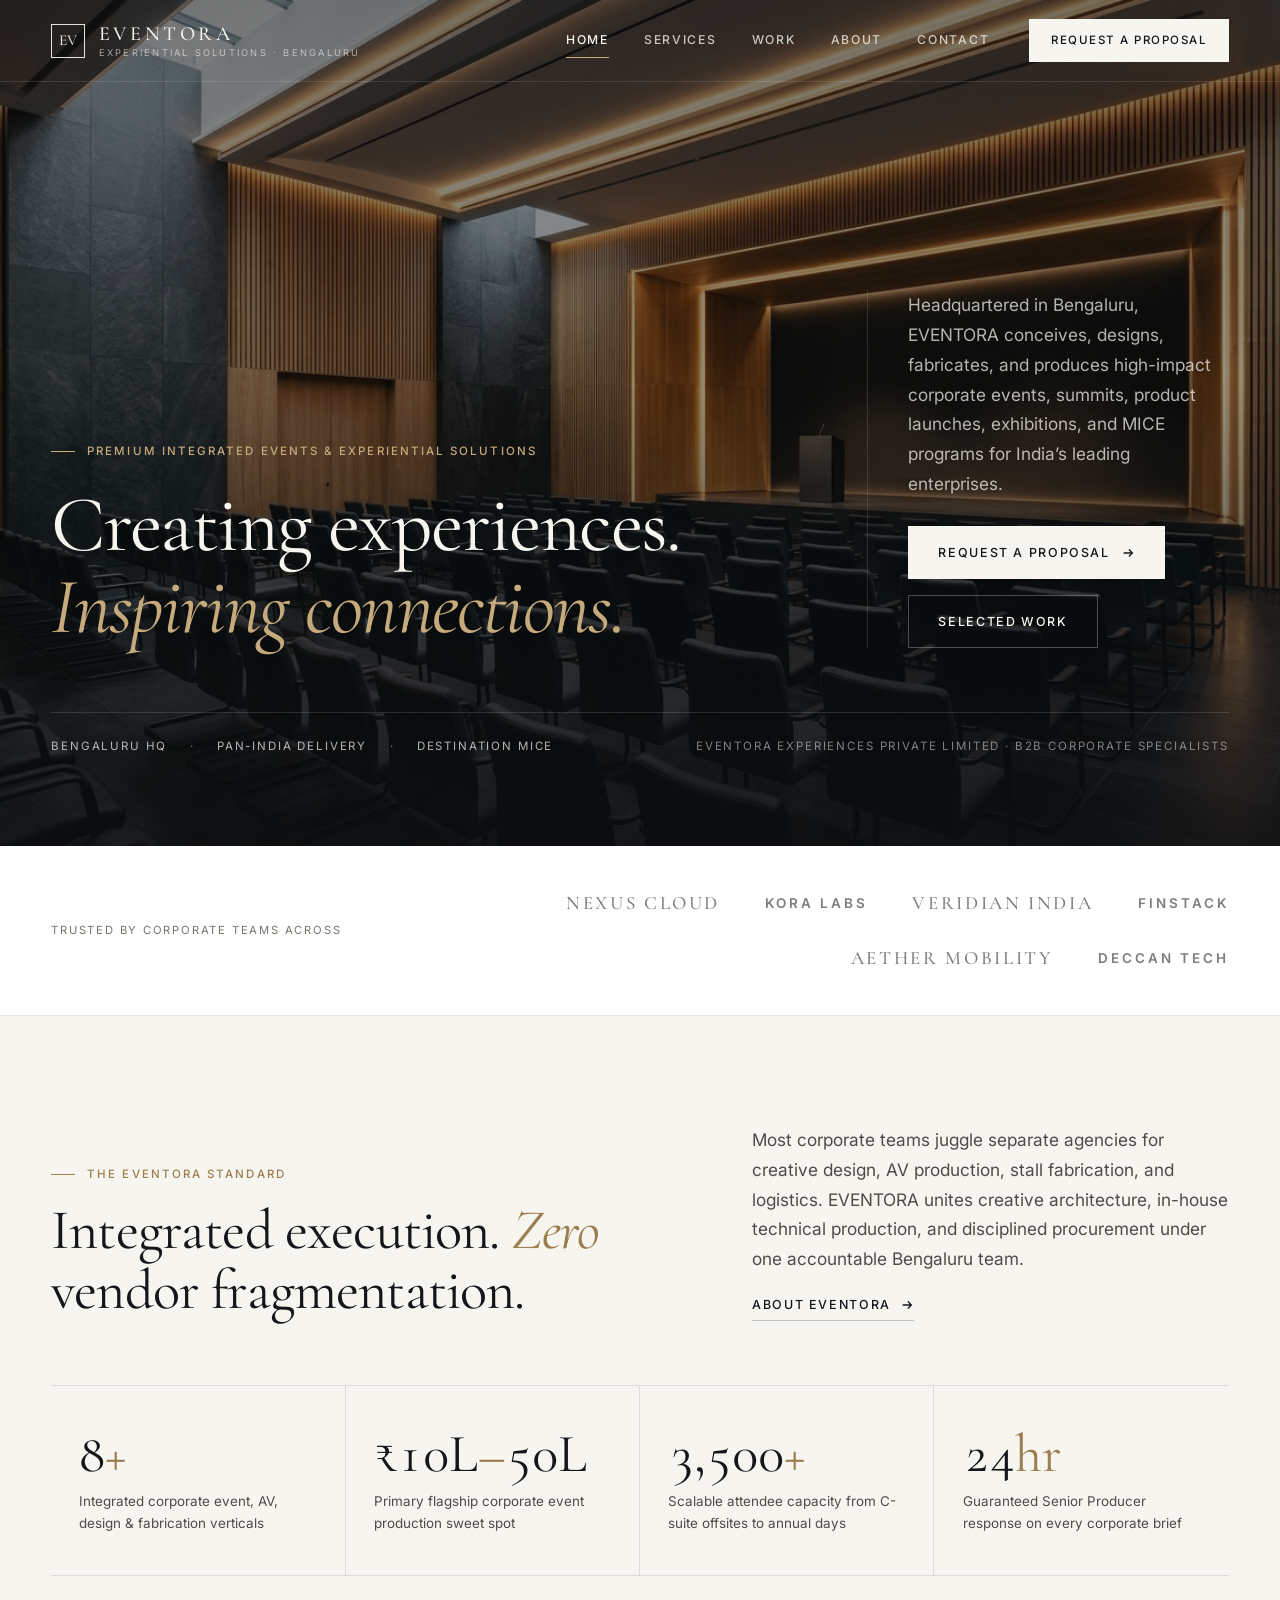
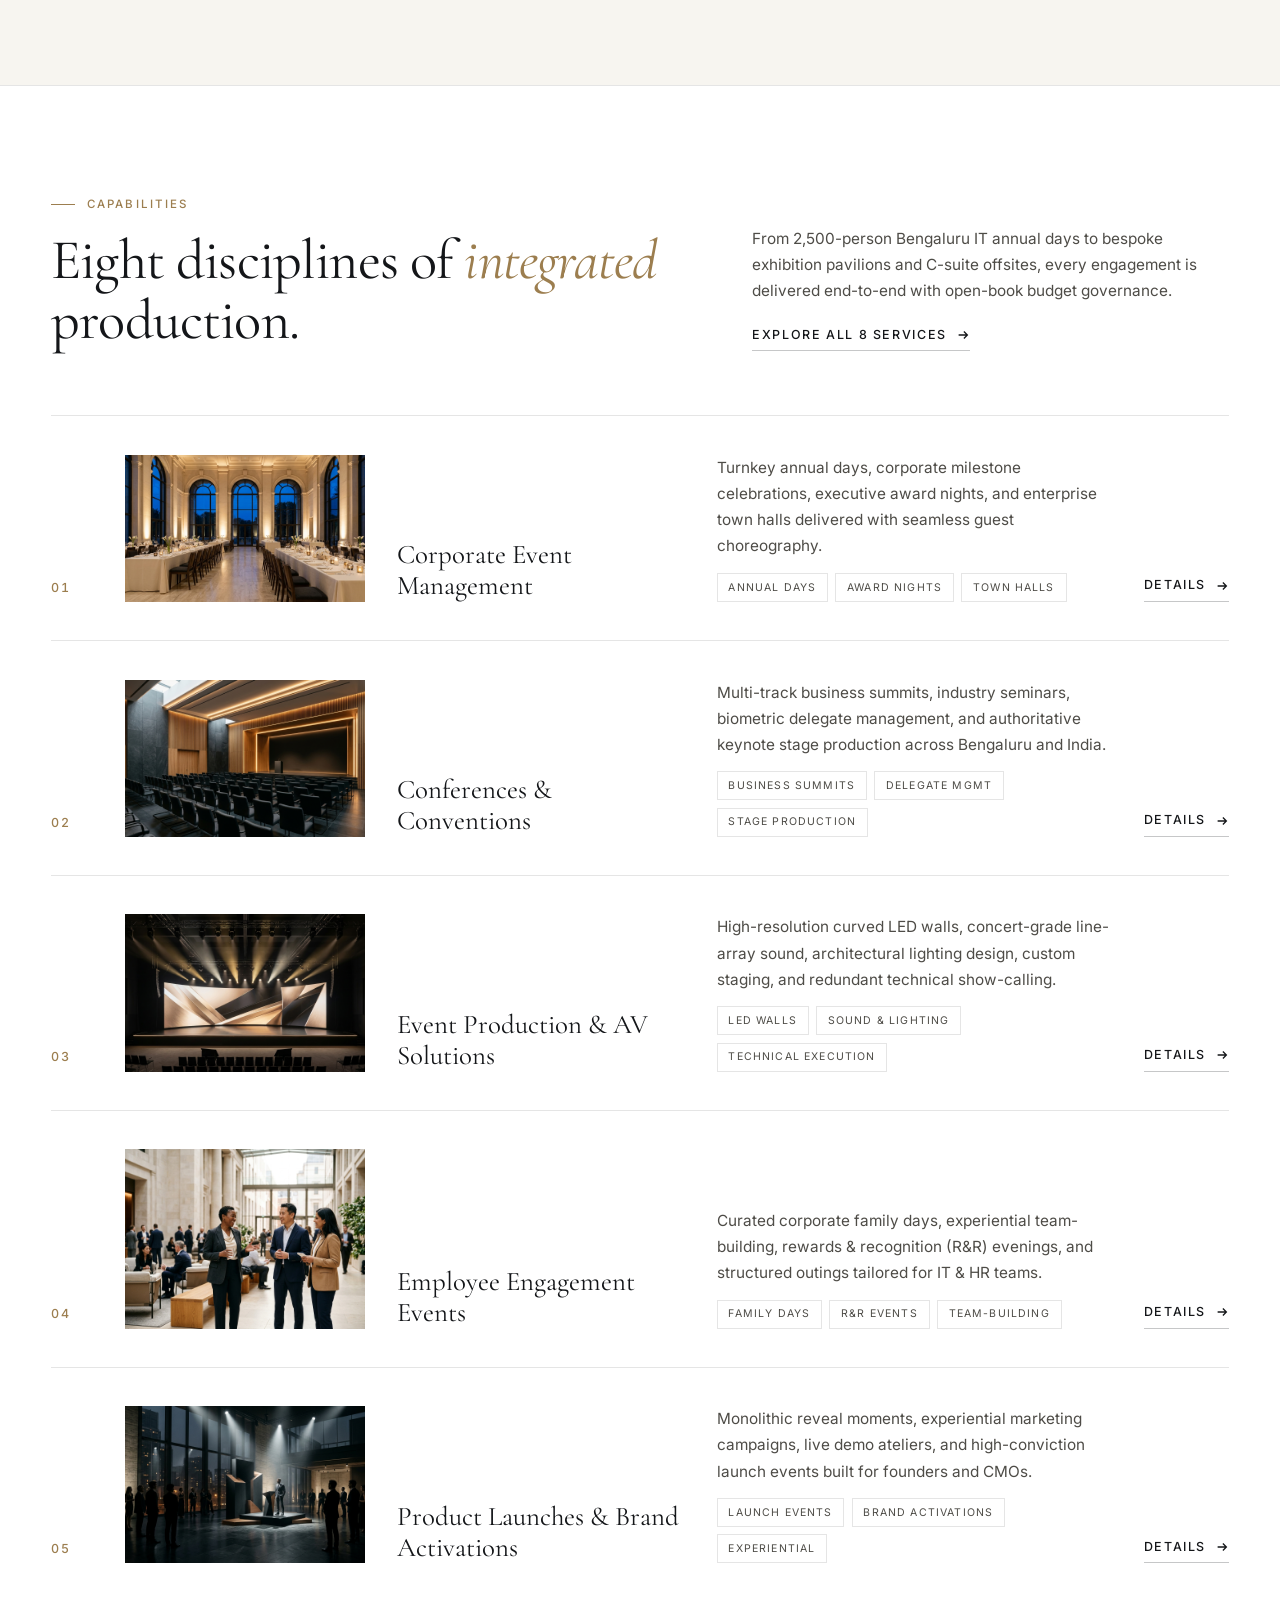
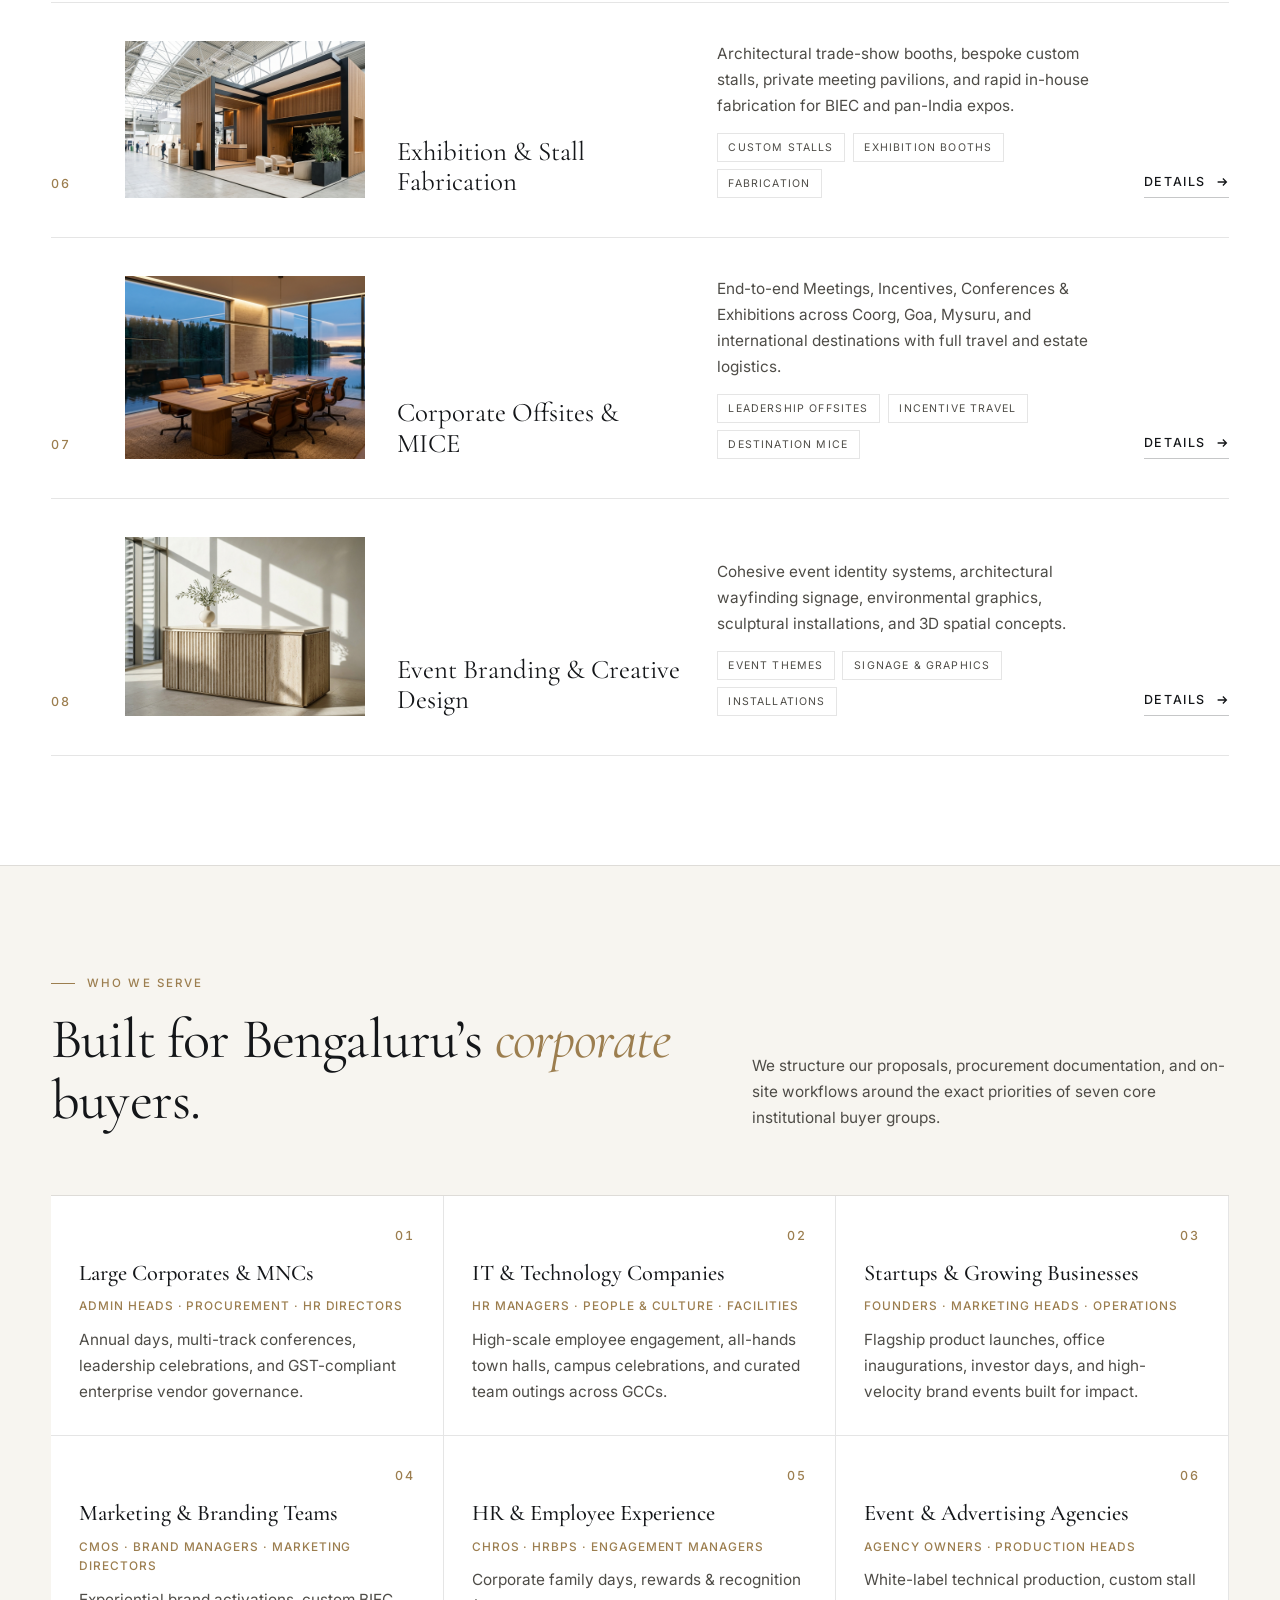
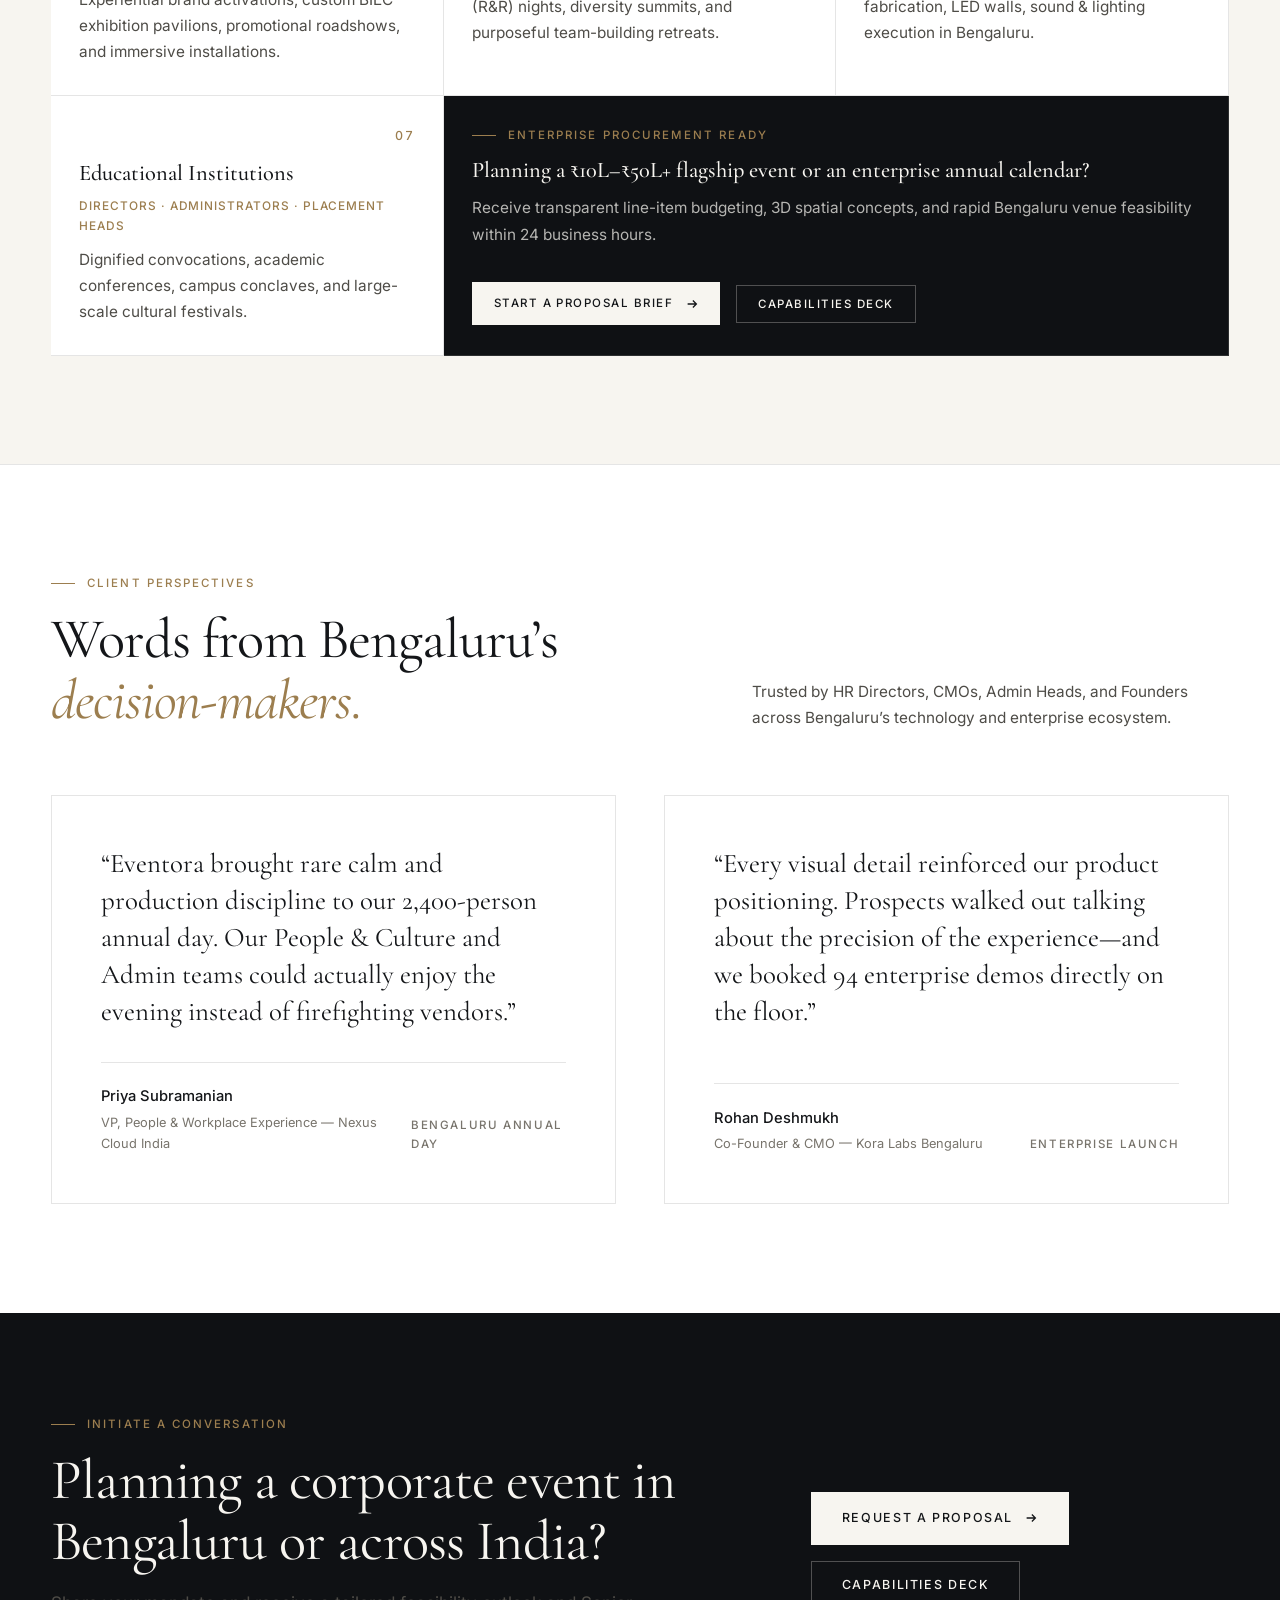
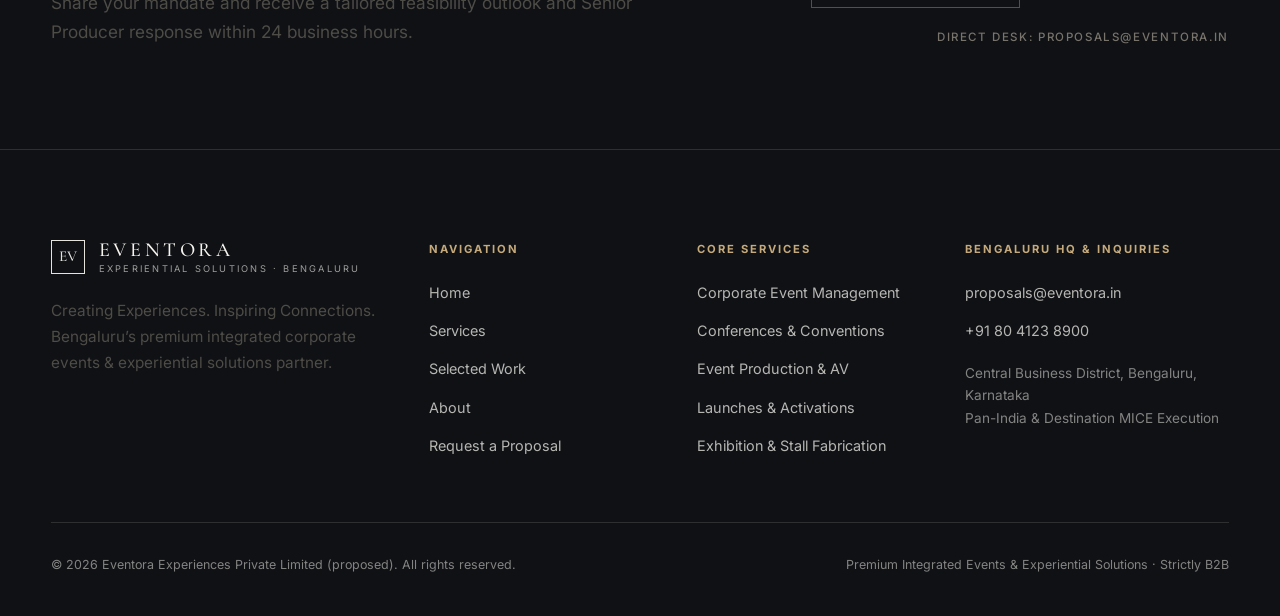
<file: index.html>
<!DOCTYPE html>
<html lang="en">
<head>
  <meta charset="UTF-8">
  <meta name="viewport" content="width=device-width, initial-scale=1.0">
  <title>EVENTORA — Creating Experiences. Inspiring Connections. | Corporate Events Bengaluru</title>
  <meta name="description" content="EVENTORA (Eventora Experiences Private Limited) is Bengaluru’s premium integrated corporate events & experiential solutions company for MNCs, IT firms, startups, and institutions.">
  <link rel="preconnect" href="https://fonts.googleapis.com">
  <link rel="preconnect" href="https://fonts.gstatic.com" crossorigin>
  <link href="https://fonts.googleapis.com/css2?family=Cormorant+Garamond:ital,wght@0,400;0,500;0,600;1,400&family=Inter:wght@300;400;500;600&display=swap" rel="stylesheet">
  <link rel="stylesheet" href="css/styles.css">
</head>
<body>

  <!-- Header -->
  <header class="site-header header-over-dark">
    <div class="container header-inner">
      <a href="index.html" class="brand-mark" aria-label="EVENTORA Home">
        <span class="brand-monogram">EV</span>
        <span class="brand-wordmark">
          <span class="brand-name">EVENTORA</span>
          <span class="brand-sub">Experiential Solutions · Bengaluru</span>
        </span>
      </a>

      <nav class="nav-desktop" aria-label="Primary Navigation">
        <div class="nav-links">
          <a href="index.html" class="nav-link active">Home</a>
          <a href="services.html" class="nav-link">Services</a>
          <a href="work.html" class="nav-link">Work</a>
          <a href="about.html" class="nav-link">About</a>
          <a href="contact.html" class="nav-link">Contact</a>
        </div>
        <a href="contact.html" class="btn btn-primary btn-sm nav-cta">Request a Proposal</a>
      </nav>

      <button class="menu-toggle" aria-label="Toggle Menu" aria-expanded="false">
        <span></span>
        <span></span>
      </button>
    </div>
  </header>

  <!-- Mobile Navigation Drawer -->
  <div class="mobile-drawer" aria-hidden="true">
    <nav class="mobile-nav-list" aria-label="Mobile Navigation">
      <a href="index.html" class="mobile-nav-link">Home <span>01</span></a>
      <a href="services.html" class="mobile-nav-link">Services <span>02</span></a>
      <a href="work.html" class="mobile-nav-link">Work <span>03</span></a>
      <a href="about.html" class="mobile-nav-link">About <span>04</span></a>
      <a href="contact.html" class="mobile-nav-link">Contact <span>05</span></a>
    </nav>
    <div class="mobile-drawer-footer">
      <a href="contact.html" class="btn btn-light">Request a Proposal</a>
      <p class="meta-label">Bengaluru HQ · Pan-India &amp; Destination MICE</p>
    </div>
  </div>

  <main>
    <!-- Hero Section -->
    <section class="hero">
      <div class="hero-media">
        <img src="assets/images/hero-summit.jpg" alt="Architectural corporate conference stage designed by EVENTORA in Bengaluru">
      </div>
      <div class="hero-overlay"></div>
      <div class="container hero-content">
        <div class="hero-grid">
          <div class="hero-headline-wrap">
            <span class="eyebrow">Premium Integrated Events &amp; Experiential Solutions</span>
            <h1 class="display-xl">Creating experiences. <em>Inspiring connections.</em></h1>
          </div>
          <div class="hero-aside">
            <p class="lead-copy">Headquartered in Bengaluru, EVENTORA conceives, designs, fabricates, and produces high-impact corporate events, summits, product launches, exhibitions, and MICE programs for India’s leading enterprises.</p>
            <div class="btn-group">
              <a href="contact.html" class="btn btn-light">
                Request a Proposal
                <svg viewBox="0 0 16 16" fill="none" stroke="currentColor" stroke-width="1.5"><path d="M3 8h10M9 4l4 4-4 4"/></svg>
              </a>
              <a href="work.html" class="btn btn-outline-light">Selected Work</a>
            </div>
          </div>
        </div>

        <div class="hero-meta-bar">
          <div class="hero-cities">
            <span>Bengaluru HQ</span> · <span>Pan-India Delivery</span> · <span>Destination MICE</span>
          </div>
          <div>Eventora Experiences Private Limited · B2B Corporate Specialists</div>
        </div>
      </div>
    </section>

    <!-- Client Trust Strip -->
    <section class="trust-strip" aria-label="Selected Enterprise Sectors">
      <div class="container trust-inner">
        <span class="trust-label">Trusted by corporate teams across</span>
        <div class="trust-logos">
          <span class="client-wordmark">Nexus Cloud</span>
          <span class="client-wordmark sans">KORA LABS</span>
          <span class="client-wordmark">Veridian India</span>
          <span class="client-wordmark sans">FINSTACK</span>
          <span class="client-wordmark">Aether Mobility</span>
          <span class="client-wordmark sans">DECCAN TECH</span>
        </div>
      </div>
    </section>

    <!-- Editorial Introduction & Proven Metrics -->
    <section class="section surface-alabaster">
      <div class="container">
        <div class="section-header split" data-reveal>
          <div class="section-header-stack">
            <span class="eyebrow">The Eventora Standard</span>
            <h2 class="display-lg">Integrated execution. <em>Zero</em> vendor fragmentation.</h2>
          </div>
          <div class="section-header-stack">
            <p class="lead-copy">Most corporate teams juggle separate agencies for creative design, AV production, stall fabrication, and logistics. EVENTORA unites creative architecture, in-house technical production, and disciplined procurement under one accountable Bengaluru team.</p>
            <div>
              <a href="about.html" class="text-link">
                About Eventora
                <svg viewBox="0 0 16 16" fill="none" stroke="currentColor" stroke-width="1.5"><path d="M3 8h10M9 4l4 4-4 4"/></svg>
              </a>
            </div>
          </div>
        </div>

        <div class="metrics-grid" data-reveal>
          <div class="metric-cell">
            <div class="metric-value">8<span>+</span></div>
            <p class="metric-label">Integrated corporate event, AV, design &amp; fabrication verticals</p>
          </div>
          <div class="metric-cell">
            <div class="metric-value">₹10L<span>–</span>50L</div>
            <p class="metric-label">Primary flagship corporate event production sweet spot</p>
          </div>
          <div class="metric-cell">
            <div class="metric-value">3,500<span>+</span></div>
            <p class="metric-label">Scalable attendee capacity from C-suite offsites to annual days</p>
          </div>
          <div class="metric-cell">
            <div class="metric-value">24<span>hr</span></div>
            <p class="metric-label">Guaranteed Senior Producer response on every corporate brief</p>
          </div>
        </div>
      </div>
    </section>

    <!-- Eight Integrated Capabilities Overview (Inline Bottom-Aligned Row Thumbnails) -->
    <section class="section surface-paper hairline-top">
      <div class="container">
        <div class="section-header split" data-reveal>
          <div class="section-header-stack">
            <span class="eyebrow">Capabilities</span>
            <h2 class="display-lg">Eight disciplines of <em>integrated</em> production.</h2>
          </div>
          <div class="section-header-stack">
            <p class="body-copy">From 2,500-person Bengaluru IT annual days to bespoke exhibition pavilions and C-suite offsites, every engagement is delivered end-to-end with open-book budget governance.</p>
            <div>
              <a href="services.html" class="text-link">
                Explore All 8 Services
                <svg viewBox="0 0 16 16" fill="none" stroke="currentColor" stroke-width="1.5"><path d="M3 8h10M9 4l4 4-4 4"/></svg>
              </a>
            </div>
          </div>
        </div>

        <div class="services-editorial-list" data-reveal>
          <a href="services.html#corporate-events" class="service-row">
            <span class="service-index">01</span>
            <div class="service-thumb">
              <img src="assets/images/gala-dinner.jpg" alt="Corporate Event Management" loading="lazy">
            </div>
            <h3 class="service-row-title">Corporate Event Management</h3>
            <div class="service-row-body">
              <p class="body-copy">Turnkey annual days, corporate milestone celebrations, executive award nights, and enterprise town halls delivered with seamless guest choreography.</p>
              <div class="service-tags">
                <span class="tag-pill">Annual Days</span>
                <span class="tag-pill">Award Nights</span>
                <span class="tag-pill">Town Halls</span>
              </div>
            </div>
            <span class="text-link">Details <svg viewBox="0 0 16 16" fill="none" stroke="currentColor" stroke-width="1.5"><path d="M3 8h10M9 4l4 4-4 4"/></svg></span>
          </a>

          <a href="services.html#conferences" class="service-row">
            <span class="service-index">02</span>
            <div class="service-thumb">
              <img src="assets/images/hero-summit.jpg" alt="Conferences and Conventions" loading="lazy">
            </div>
            <h3 class="service-row-title">Conferences &amp; Conventions</h3>
            <div class="service-row-body">
              <p class="body-copy">Multi-track business summits, industry seminars, biometric delegate management, and authoritative keynote stage production across Bengaluru and India.</p>
              <div class="service-tags">
                <span class="tag-pill">Business Summits</span>
                <span class="tag-pill">Delegate Mgmt</span>
                <span class="tag-pill">Stage Production</span>
              </div>
            </div>
            <span class="text-link">Details <svg viewBox="0 0 16 16" fill="none" stroke="currentColor" stroke-width="1.5"><path d="M3 8h10M9 4l4 4-4 4"/></svg></span>
          </a>

          <a href="services.html#av-production" class="service-row">
            <span class="service-index">03</span>
            <div class="service-thumb">
              <img src="assets/images/av-production.jpg" alt="Event Production and AV Solutions" loading="lazy">
            </div>
            <h3 class="service-row-title">Event Production &amp; AV Solutions</h3>
            <div class="service-row-body">
              <p class="body-copy">High-resolution curved LED walls, concert-grade line-array sound, architectural lighting design, custom staging, and redundant technical show-calling.</p>
              <div class="service-tags">
                <span class="tag-pill">LED Walls</span>
                <span class="tag-pill">Sound &amp; Lighting</span>
                <span class="tag-pill">Technical Execution</span>
              </div>
            </div>
            <span class="text-link">Details <svg viewBox="0 0 16 16" fill="none" stroke="currentColor" stroke-width="1.5"><path d="M3 8h10M9 4l4 4-4 4"/></svg></span>
          </a>

          <a href="services.html#employee-engagement" class="service-row">
            <span class="service-index">04</span>
            <div class="service-thumb">
              <img src="assets/images/conference-networking.jpg" alt="Employee Engagement Events" loading="lazy">
            </div>
            <h3 class="service-row-title">Employee Engagement Events</h3>
            <div class="service-row-body">
              <p class="body-copy">Curated corporate family days, experiential team-building, rewards &amp; recognition (R&amp;R) evenings, and structured outings tailored for IT &amp; HR teams.</p>
              <div class="service-tags">
                <span class="tag-pill">Family Days</span>
                <span class="tag-pill">R&amp;R Events</span>
                <span class="tag-pill">Team-Building</span>
              </div>
            </div>
            <span class="text-link">Details <svg viewBox="0 0 16 16" fill="none" stroke="currentColor" stroke-width="1.5"><path d="M3 8h10M9 4l4 4-4 4"/></svg></span>
          </a>

          <a href="services.html#product-launches" class="service-row">
            <span class="service-index">05</span>
            <div class="service-thumb">
              <img src="assets/images/product-launch.jpg" alt="Product Launches and Brand Activations" loading="lazy">
            </div>
            <h3 class="service-row-title">Product Launches &amp; Brand Activations</h3>
            <div class="service-row-body">
              <p class="body-copy">Monolithic reveal moments, experiential marketing campaigns, live demo ateliers, and high-conviction launch events built for founders and CMOs.</p>
              <div class="service-tags">
                <span class="tag-pill">Launch Events</span>
                <span class="tag-pill">Brand Activations</span>
                <span class="tag-pill">Experiential</span>
              </div>
            </div>
            <span class="text-link">Details <svg viewBox="0 0 16 16" fill="none" stroke="currentColor" stroke-width="1.5"><path d="M3 8h10M9 4l4 4-4 4"/></svg></span>
          </a>

          <a href="services.html#exhibition-stalls" class="service-row">
            <span class="service-index">06</span>
            <div class="service-thumb">
              <img src="assets/images/exhibition-stall.jpg" alt="Exhibition and Stall Fabrication" loading="lazy">
            </div>
            <h3 class="service-row-title">Exhibition &amp; Stall Fabrication</h3>
            <div class="service-row-body">
              <p class="body-copy">Architectural trade-show booths, bespoke custom stalls, private meeting pavilions, and rapid in-house fabrication for BIEC and pan-India expos.</p>
              <div class="service-tags">
                <span class="tag-pill">Custom Stalls</span>
                <span class="tag-pill">Exhibition Booths</span>
                <span class="tag-pill">Fabrication</span>
              </div>
            </div>
            <span class="text-link">Details <svg viewBox="0 0 16 16" fill="none" stroke="currentColor" stroke-width="1.5"><path d="M3 8h10M9 4l4 4-4 4"/></svg></span>
          </a>

          <a href="services.html#offsites-mice" class="service-row">
            <span class="service-index">07</span>
            <div class="service-thumb">
              <img src="assets/images/executive-retreat.jpg" alt="Corporate Offsites and MICE" loading="lazy">
            </div>
            <h3 class="service-row-title">Corporate Offsites &amp; MICE</h3>
            <div class="service-row-body">
              <p class="body-copy">End-to-end Meetings, Incentives, Conferences &amp; Exhibitions across Coorg, Goa, Mysuru, and international destinations with full travel and estate logistics.</p>
              <div class="service-tags">
                <span class="tag-pill">Leadership Offsites</span>
                <span class="tag-pill">Incentive Travel</span>
                <span class="tag-pill">Destination MICE</span>
              </div>
            </div>
            <span class="text-link">Details <svg viewBox="0 0 16 16" fill="none" stroke="currentColor" stroke-width="1.5"><path d="M3 8h10M9 4l4 4-4 4"/></svg></span>
          </a>

          <a href="services.html#event-branding" class="service-row">
            <span class="service-index">08</span>
            <div class="service-thumb">
              <img src="assets/images/production-detail.jpg" alt="Event Branding and Creative Design" loading="lazy">
            </div>
            <h3 class="service-row-title">Event Branding &amp; Creative Design</h3>
            <div class="service-row-body">
              <p class="body-copy">Cohesive event identity systems, architectural wayfinding signage, environmental graphics, sculptural installations, and 3D spatial concepts.</p>
              <div class="service-tags">
                <span class="tag-pill">Event Themes</span>
                <span class="tag-pill">Signage &amp; Graphics</span>
                <span class="tag-pill">Installations</span>
              </div>
            </div>
            <span class="text-link">Details <svg viewBox="0 0 16 16" fill="none" stroke="currentColor" stroke-width="1.5"><path d="M3 8h10M9 4l4 4-4 4"/></svg></span>
          </a>
        </div>
      </div>
    </section>

    <!-- Who We Partner With — 7 Primary B2B Buyer Segments -->
    <section class="section surface-alabaster hairline-top">
      <div class="container">
        <div class="section-header split" data-reveal>
          <div class="section-header-stack">
            <span class="eyebrow">Who We Serve</span>
            <h2 class="display-lg">Built for Bengaluru’s <em>corporate</em> buyers.</h2>
          </div>
          <p class="body-copy">We structure our proposals, procurement documentation, and on-site workflows around the exact priorities of seven core institutional buyer groups.</p>
        </div>

        <div class="buyer-segments-grid" data-reveal>
          <article class="buyer-segment-card">
            <span class="service-index">01</span>
            <h3>Large Corporates &amp; MNCs</h3>
            <p class="buyer-decision-makers">Admin Heads · Procurement · HR Directors</p>
            <p class="body-copy">Annual days, multi-track conferences, leadership celebrations, and GST-compliant enterprise vendor governance.</p>
          </article>

          <article class="buyer-segment-card">
            <span class="service-index">02</span>
            <h3>IT &amp; Technology Companies</h3>
            <p class="buyer-decision-makers">HR Managers · People &amp; Culture · Facilities</p>
            <p class="body-copy">High-scale employee engagement, all-hands town halls, campus celebrations, and curated team outings across GCCs.</p>
          </article>

          <article class="buyer-segment-card">
            <span class="service-index">03</span>
            <h3>Startups &amp; Growing Businesses</h3>
            <p class="buyer-decision-makers">Founders · Marketing Heads · Operations</p>
            <p class="body-copy">Flagship product launches, office inaugurations, investor days, and high-velocity brand events built for impact.</p>
          </article>

          <article class="buyer-segment-card">
            <span class="service-index">04</span>
            <h3>Marketing &amp; Branding Teams</h3>
            <p class="buyer-decision-makers">CMOs · Brand Managers · Marketing Directors</p>
            <p class="body-copy">Experiential brand activations, custom BIEC exhibition pavilions, promotional roadshows, and immersive installations.</p>
          </article>

          <article class="buyer-segment-card">
            <span class="service-index">05</span>
            <h3>HR &amp; Employee Experience</h3>
            <p class="buyer-decision-makers">CHROs · HRBPs · Engagement Managers</p>
            <p class="body-copy">Corporate family days, rewards &amp; recognition (R&amp;R) nights, diversity summits, and purposeful team-building retreats.</p>
          </article>

          <article class="buyer-segment-card">
            <span class="service-index">06</span>
            <h3>Event &amp; Advertising Agencies</h3>
            <p class="buyer-decision-makers">Agency Owners · Production Heads</p>
            <p class="body-copy">White-label technical production, custom stall fabrication, LED walls, sound &amp; lighting execution in Bengaluru.</p>
          </article>

          <article class="buyer-segment-card">
            <span class="service-index">07</span>
            <h3>Educational Institutions</h3>
            <p class="buyer-decision-makers">Directors · Administrators · Placement Heads</p>
            <p class="body-copy">Dignified convocations, academic conferences, campus conclaves, and large-scale cultural festivals.</p>
          </article>

          <article class="buyer-segment-card is-wide-span is-cta-filler">
            <div style="display: flex; flex-direction: column; gap: 0.75rem;">
              <span class="eyebrow">Enterprise Procurement Ready</span>
              <h3 class="display-sm" style="color: var(--ink-light);">Planning a ₹10L–₹50L+ flagship event or an enterprise annual calendar?</h3>
              <p class="body-copy">Receive transparent line-item budgeting, 3D spatial concepts, and rapid Bengaluru venue feasibility within 24 business hours.</p>
            </div>
            <div class="btn-group" style="margin-top: 1.25rem;">
              <a href="contact.html" class="btn btn-light btn-sm">
                Start a Proposal Brief
                <svg viewBox="0 0 16 16" fill="none" stroke="currentColor" stroke-width="1.5"><path d="M3 8h10M9 4l4 4-4 4"/></svg>
              </a>
              <button type="button" class="btn btn-outline-light btn-sm" data-open-deck>Capabilities Deck</button>
            </div>
          </article>
        </div>
      </div>
    </section>

    <!-- Executive Testimonials -->
    <section class="section surface-paper hairline-top">
      <div class="container">
        <div class="section-header split" data-reveal>
          <div class="section-header-stack">
            <span class="eyebrow">Client Perspectives</span>
            <h2 class="display-lg">Words from Bengaluru’s <em>decision-makers.</em></h2>
          </div>
          <p class="body-copy">Trusted by HR Directors, CMOs, Admin Heads, and Founders across Bengaluru’s technology and enterprise ecosystem.</p>
        </div>

        <div class="testimonials-grid" data-reveal>
          <article class="testimonial-card">
            <blockquote class="testimonial-quote">“Eventora brought rare calm and production discipline to our 2,400-person annual day. Our People &amp; Culture and Admin teams could actually enjoy the evening instead of firefighting vendors.”</blockquote>
            <div class="testimonial-author">
              <div>
                <div class="author-name">Priya Subramanian</div>
                <div class="author-role">VP, People &amp; Workplace Experience — Nexus Cloud India</div>
              </div>
              <span class="meta-label">Bengaluru Annual Day</span>
            </div>
          </article>

          <article class="testimonial-card">
            <blockquote class="testimonial-quote">“Every visual detail reinforced our product positioning. Prospects walked out talking about the precision of the experience—and we booked 94 enterprise demos directly on the floor.”</blockquote>
            <div class="testimonial-author">
              <div>
                <div class="author-name">Rohan Deshmukh</div>
                <div class="author-role">Co-Founder &amp; CMO — Kora Labs Bengaluru</div>
              </div>
              <span class="meta-label">Enterprise Launch</span>
            </div>
          </article>
        </div>
      </div>
    </section>

    <!-- Closing Conversion Band -->
    <section class="cta-band">
      <div class="container cta-band-inner" data-reveal>
        <div class="section-header-stack">
          <span class="eyebrow">Initiate a Conversation</span>
          <h2 class="display-lg">Planning a corporate event in Bengaluru or across India?</h2>
          <p class="lead-copy" style="max-width: 58ch;">Share your mandate and receive a tailored feasibility outlook and Senior Producer response within 24 business hours.</p>
        </div>
        <div class="cta-band-actions">
          <div class="btn-group">
            <a href="contact.html" class="btn btn-light">
              Request a Proposal
              <svg viewBox="0 0 16 16" fill="none" stroke="currentColor" stroke-width="1.5"><path d="M3 8h10M9 4l4 4-4 4"/></svg>
            </a>
            <button type="button" class="btn btn-outline-light" data-open-deck>Capabilities Deck</button>
          </div>
          <span class="meta-label">Direct Desk: proposals@eventora.in</span>
        </div>
      </div>
    </section>
  </main>

  <!-- Footer -->
  <footer class="site-footer">
    <div class="container">
      <div class="footer-grid">
        <div class="section-header-stack">
          <a href="index.html" class="brand-mark">
            <span class="brand-monogram">EV</span>
            <span class="brand-wordmark">
              <span class="brand-name">EVENTORA</span>
              <span class="brand-sub">Experiential Solutions · Bengaluru</span>
            </span>
          </a>
          <p class="body-copy" style="max-width: 34ch; margin-top: 0.5rem;">Creating Experiences. Inspiring Connections. Bengaluru’s premium integrated corporate events &amp; experiential solutions partner.</p>
        </div>

        <div>
          <h4 class="footer-col-title">Navigation</h4>
          <ul class="footer-links">
            <li><a href="index.html">Home</a></li>
            <li><a href="services.html">Services</a></li>
            <li><a href="work.html">Selected Work</a></li>
            <li><a href="about.html">About</a></li>
            <li><a href="contact.html">Request a Proposal</a></li>
          </ul>
        </div>

        <div>
          <h4 class="footer-col-title">Core Services</h4>
          <ul class="footer-links">
            <li><a href="services.html#corporate-events">Corporate Event Management</a></li>
            <li><a href="services.html#conferences">Conferences &amp; Conventions</a></li>
            <li><a href="services.html#av-production">Event Production &amp; AV</a></li>
            <li><a href="services.html#product-launches">Launches &amp; Activations</a></li>
            <li><a href="services.html#exhibition-stalls">Exhibition &amp; Stall Fabrication</a></li>
          </ul>
        </div>

        <div>
          <h4 class="footer-col-title">Bengaluru HQ &amp; Inquiries</h4>
          <ul class="footer-links">
            <li><a href="mailto:proposals@eventora.in">proposals@eventora.in</a></li>
            <li><a href="tel:+918041238900">+91 80 4123 8900</a></li>
            <li style="color: var(--ink-light-muted); font-size: 0.85rem; margin-top: 0.4rem;">Central Business District, Bengaluru, Karnataka<br>Pan-India &amp; Destination MICE Execution</li>
          </ul>
        </div>
      </div>

      <div class="footer-bottom">
        <span>&copy; 2026 Eventora Experiences Private Limited (proposed). All rights reserved.</span>
        <span>Premium Integrated Events &amp; Experiential Solutions · Strictly B2B</span>
      </div>
    </div>
  </footer>

  <!-- Capabilities Deck Modal -->
  <div class="modal-backdrop" id="capabilities-modal" aria-hidden="true" role="dialog" aria-modal="true" aria-labelledby="deck-modal-title">
    <div class="modal-panel">
      <button type="button" class="modal-close" data-close-modal aria-label="Close modal">✕</button>
      <div id="deck-form-view" style="display: flex; flex-direction: column; gap: 1.25rem;">
        <span class="eyebrow">2026 Corporate Dossier</span>
        <h3 class="display-md" id="deck-modal-title">Download the EVENTORA Capabilities Deck</h3>
        <p class="body-copy">Includes our 8 integrated service verticals, Bengaluru venue &amp; BIEC production credentials, indicative INR budget benchmarks, and selected case study metrics.</p>
        <form id="deck-form" style="display: flex; flex-direction: column; gap: 1rem; margin-top: 0.5rem;">
          <div class="field-group">
            <label class="field-label" for="deck-name">Full Name</label>
            <input class="field-input" id="deck-name" type="text" placeholder="Ananya Sharma" required>
          </div>
          <div class="field-group">
            <label class="field-label" for="deck-email">Work Email</label>
            <input class="field-input" id="deck-email" type="email" placeholder="ananya@company.com" required>
          </div>
          <button type="submit" class="btn btn-primary" style="width: 100%; margin-top: 0.5rem;">Send Capabilities Dossier</button>
        </form>
      </div>
      <div id="deck-success-view" style="display: none; flex-direction: column; gap: 1.25rem;">
        <span class="eyebrow">Dossier Ready</span>
        <h3 class="display-md">Dispatched to your inbox.</h3>
        <p class="body-copy">Your copy of the <strong>EVENTORA 2026 Corporate Capabilities Dossier</strong> has been sent. Ready to discuss a specific event date or venue in Bengaluru?</p>
        <div class="btn-group" style="margin-top: 0.5rem;">
          <a href="contact.html" class="btn btn-primary">Start a Proposal Brief</a>
          <button type="button" class="btn btn-outline" data-close-modal>Return to Site</button>
        </div>
      </div>
    </div>
  </div>

  <script src="js/data.js"></script>
  <script src="js/app.js"></script>
</body>
</html>
</file>
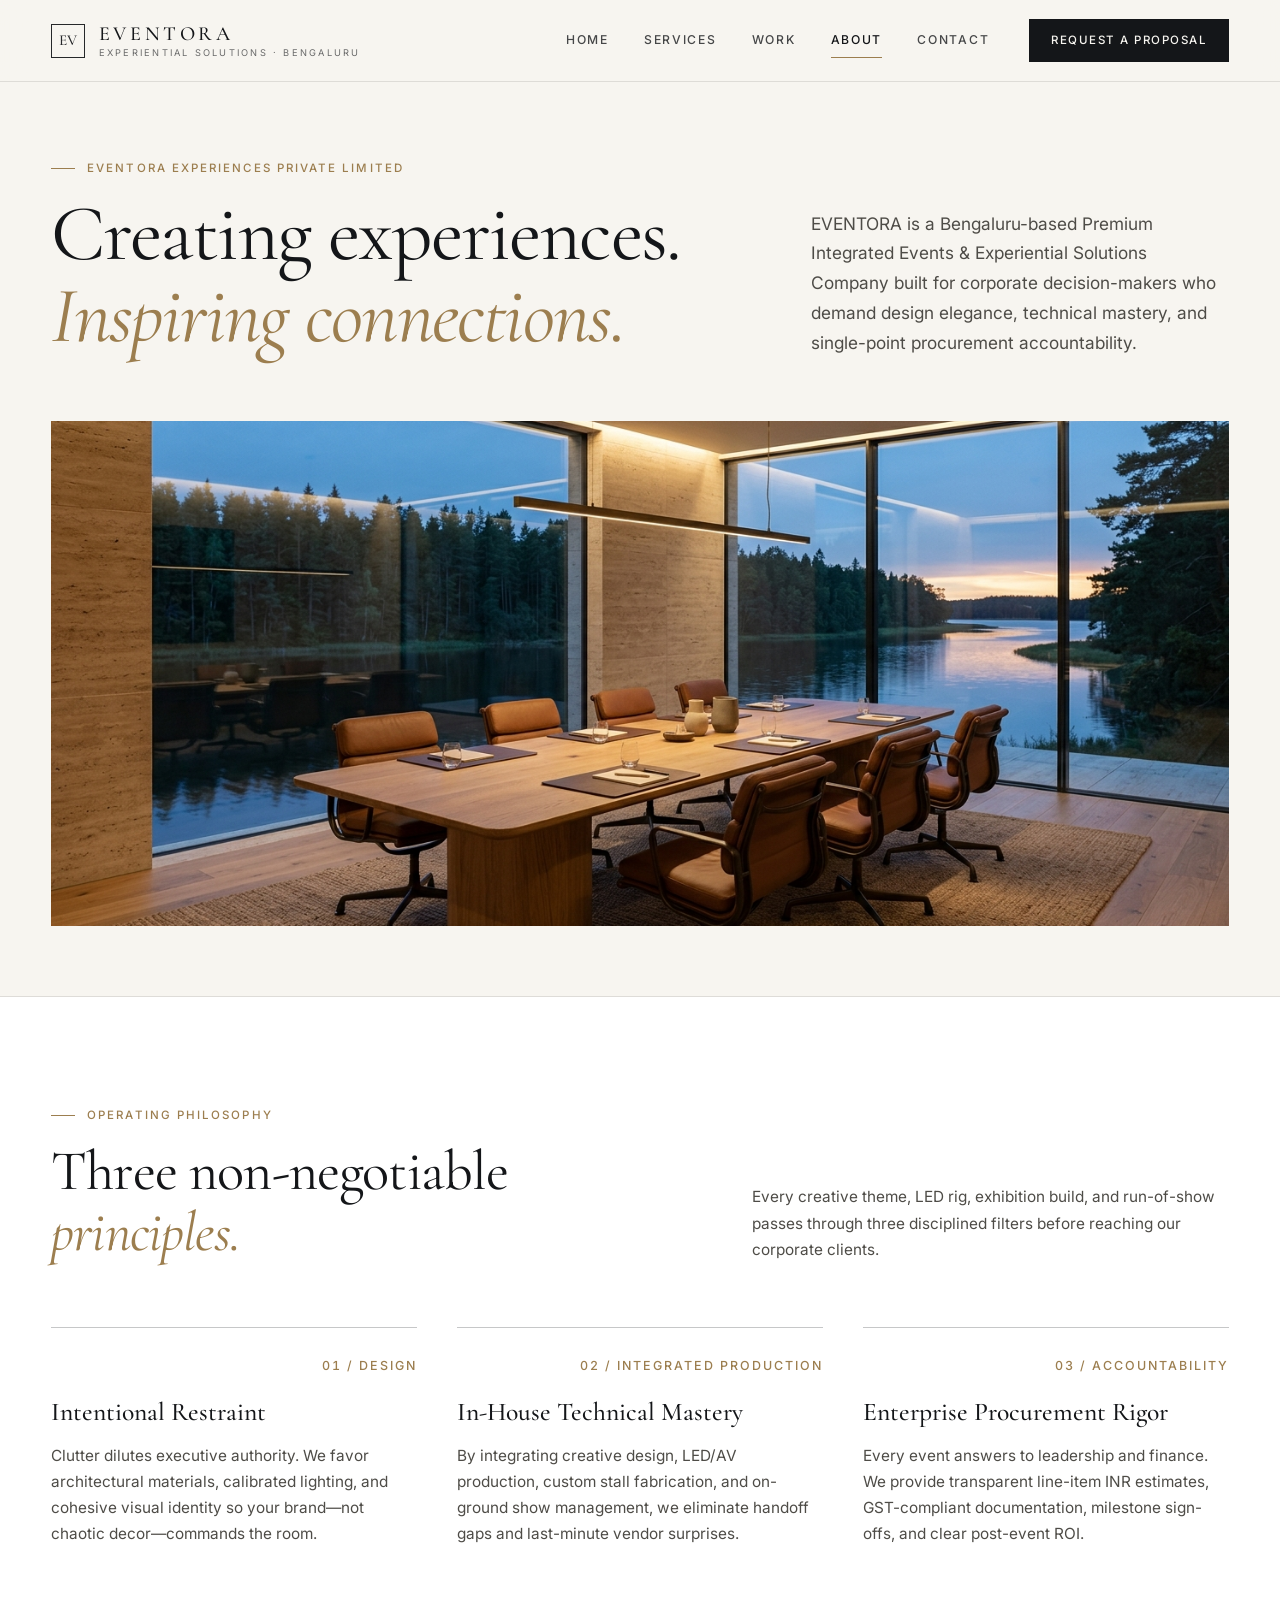
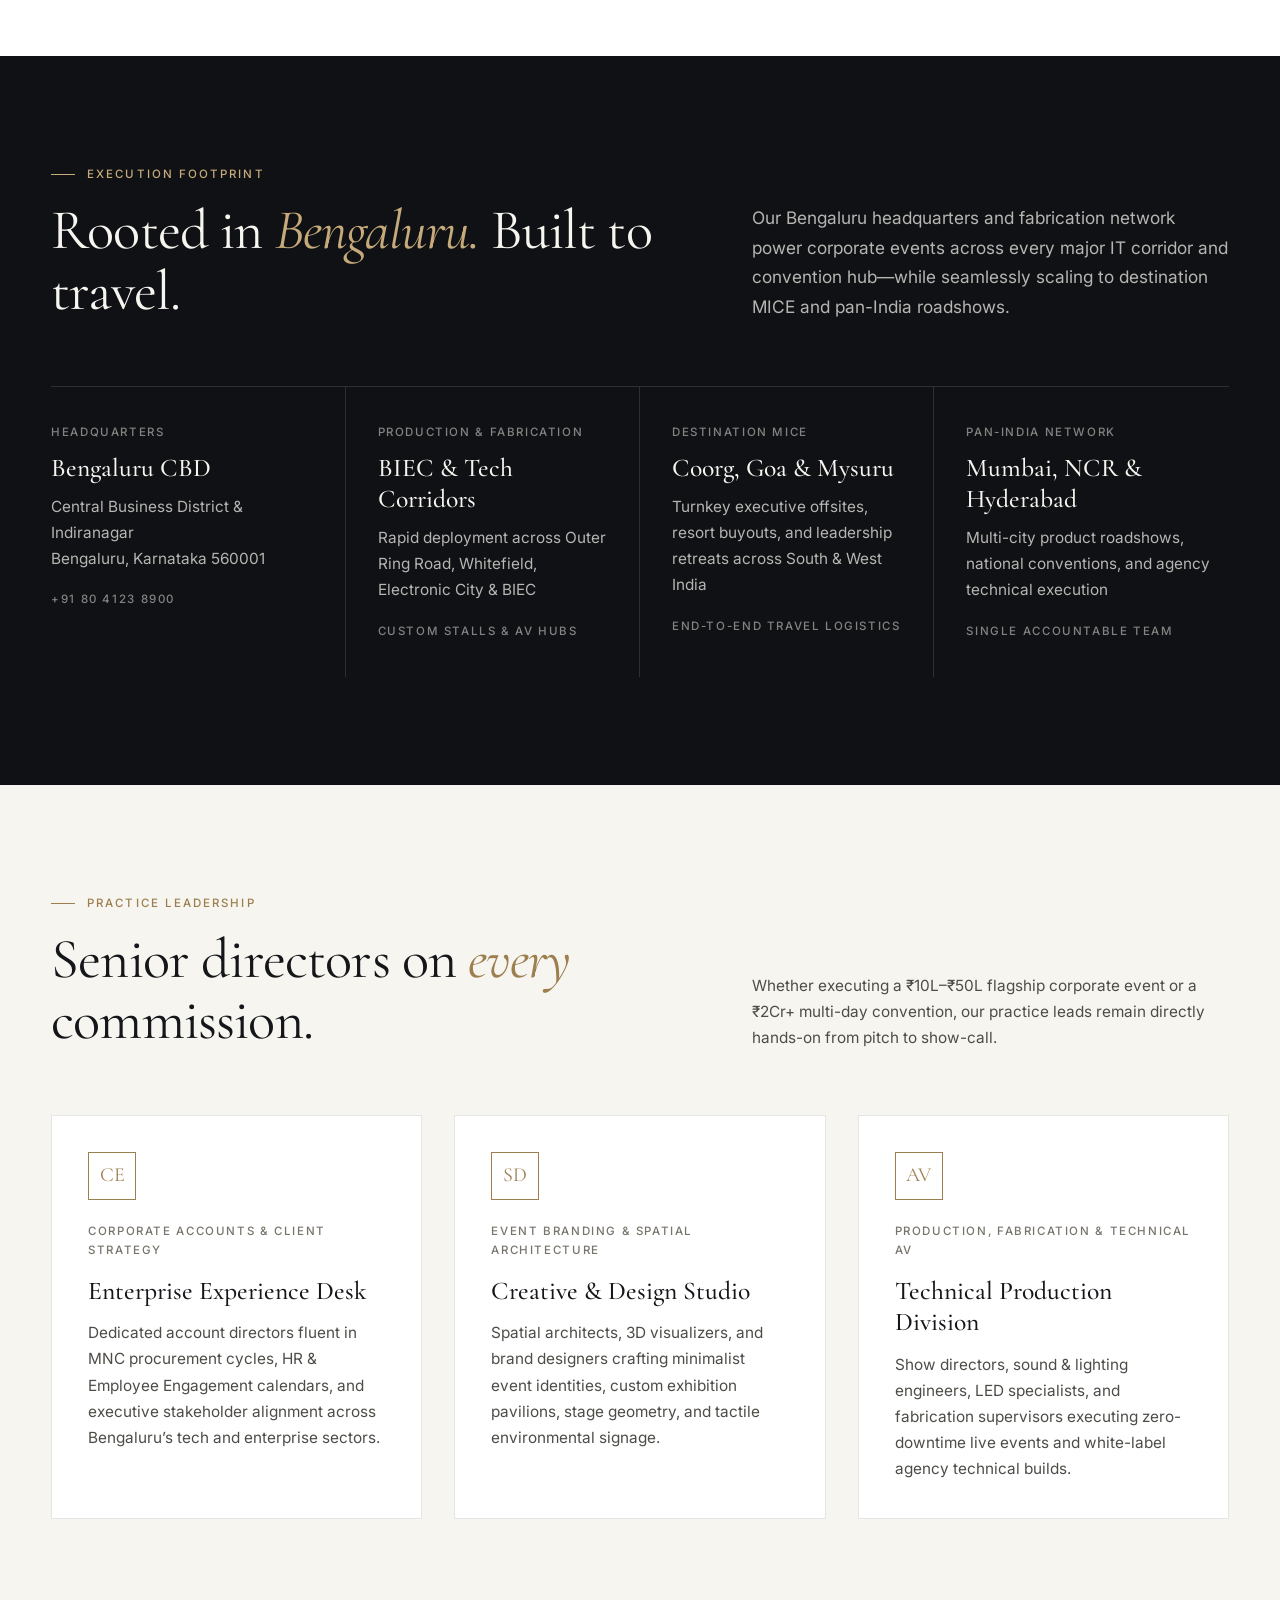
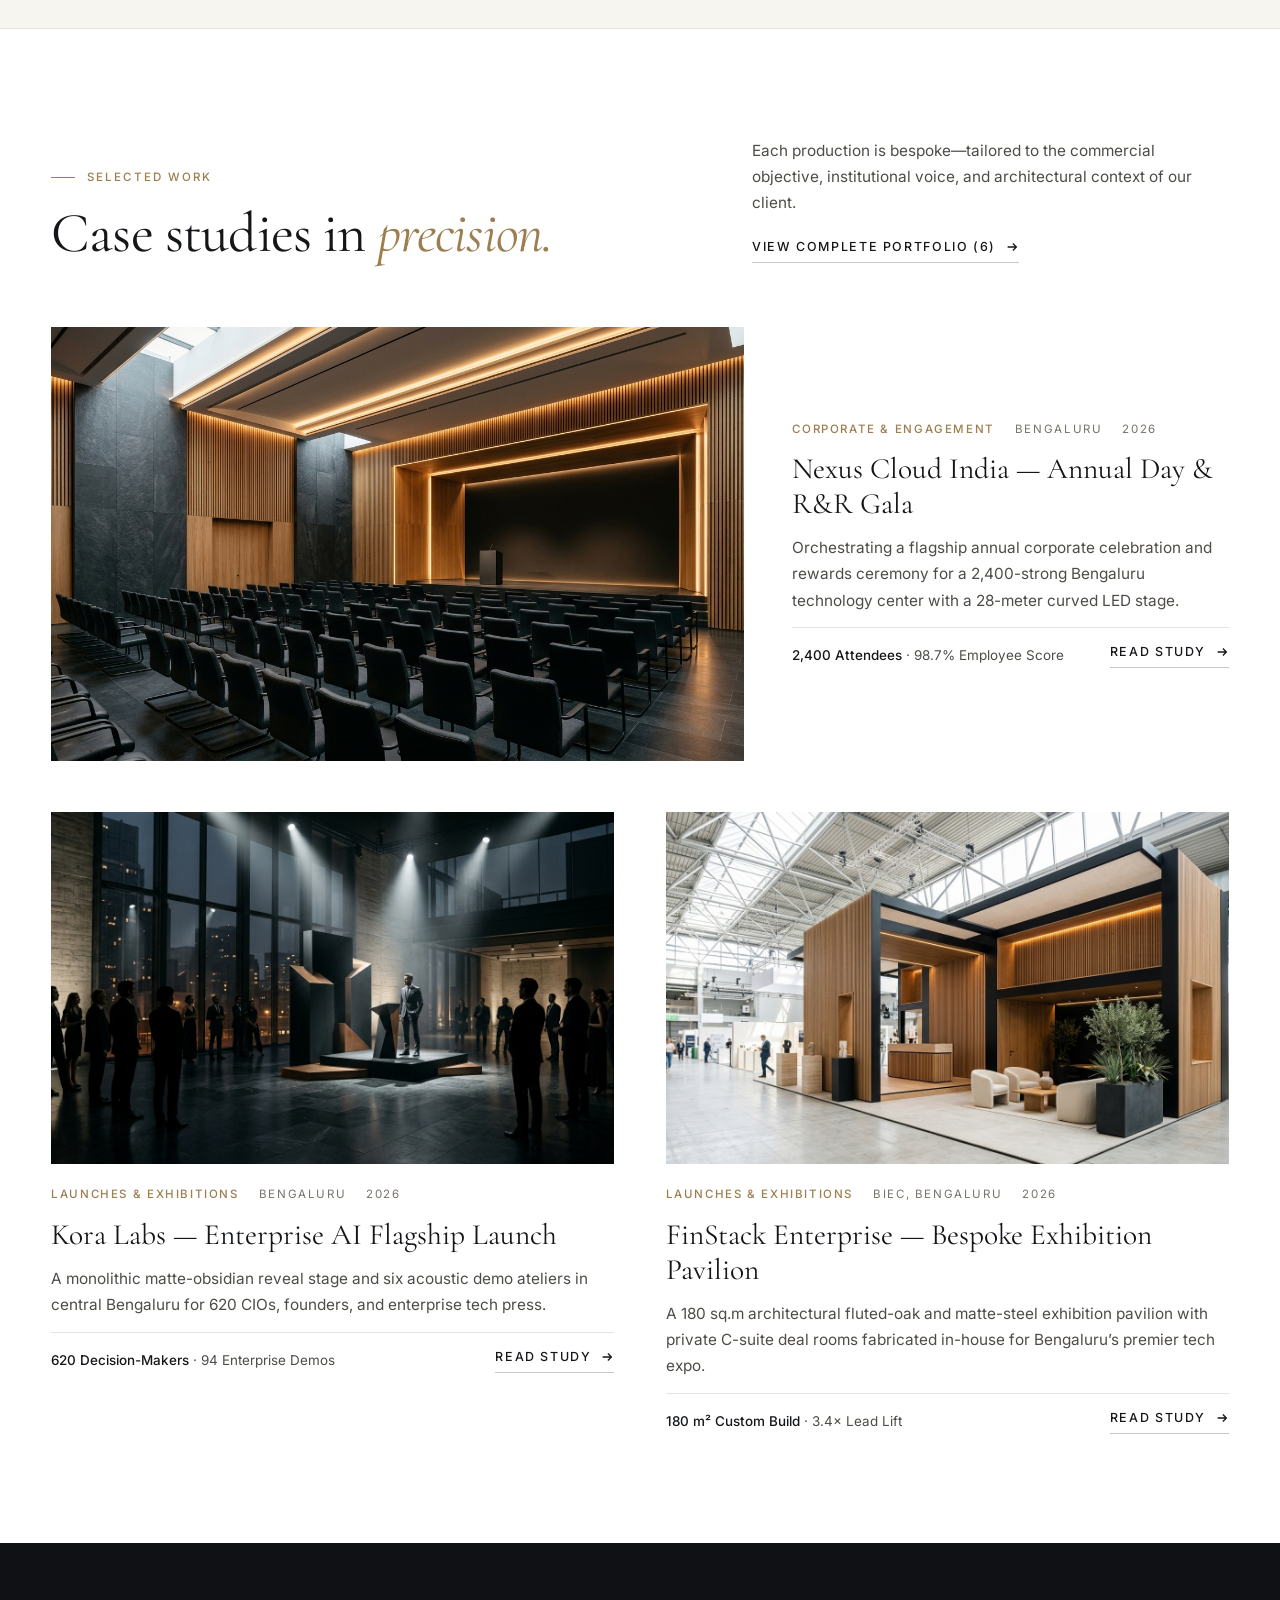
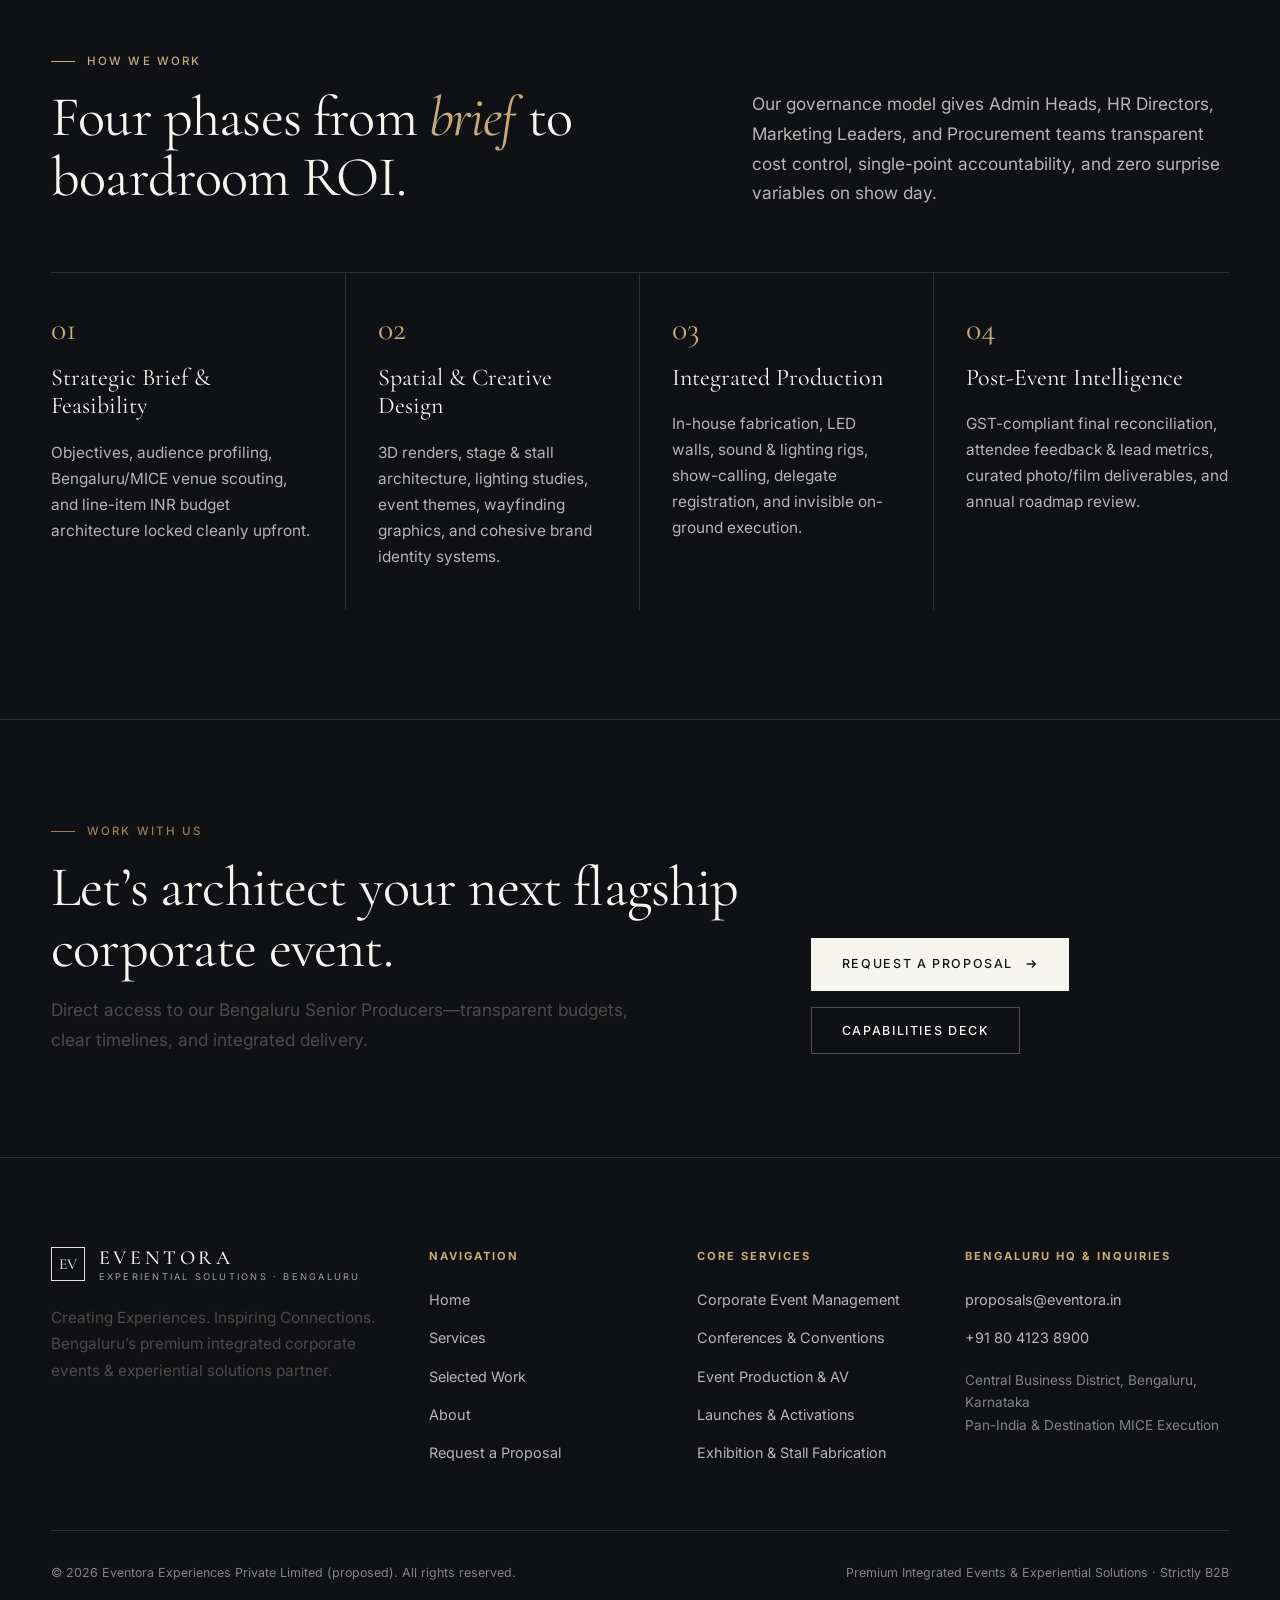
<file: about.html>
<!DOCTYPE html>
<html lang="en">
<head>
  <meta charset="UTF-8">
  <meta name="viewport" content="width=device-width, initial-scale=1.0">
  <title>About — EVENTORA | Eventora Experiences Private Limited</title>
  <meta name="description" content="Meet EVENTORA (Eventora Experiences Private Limited) — Bengaluru’s premium integrated corporate events & experiential solutions company.">
  <link rel="preconnect" href="https://fonts.googleapis.com">
  <link rel="preconnect" href="https://fonts.gstatic.com" crossorigin>
  <link href="https://fonts.googleapis.com/css2?family=Cormorant+Garamond:ital,wght@0,400;0,500;0,600;1,400&family=Inter:wght@300;400;500;600&display=swap" rel="stylesheet">
  <link rel="stylesheet" href="css/styles.css">
</head>
<body>

  <!-- Header -->
  <header class="site-header header-solid">
    <div class="container header-inner">
      <a href="index.html" class="brand-mark" aria-label="EVENTORA Home">
        <span class="brand-monogram">EV</span>
        <span class="brand-wordmark">
          <span class="brand-name">EVENTORA</span>
          <span class="brand-sub">Experiential Solutions · Bengaluru</span>
        </span>
      </a>

      <nav class="nav-desktop" aria-label="Primary Navigation">
        <div class="nav-links">
          <a href="index.html" class="nav-link">Home</a>
          <a href="services.html" class="nav-link">Services</a>
          <a href="work.html" class="nav-link">Work</a>
          <a href="about.html" class="nav-link active">About</a>
          <a href="contact.html" class="nav-link">Contact</a>
        </div>
        <a href="contact.html" class="btn btn-primary btn-sm nav-cta">Request a Proposal</a>
      </nav>

      <button class="menu-toggle" aria-label="Toggle Menu" aria-expanded="false">
        <span></span>
        <span></span>
      </button>
    </div>
  </header>

  <!-- Mobile Drawer -->
  <div class="mobile-drawer" aria-hidden="true">
    <nav class="mobile-nav-list" aria-label="Mobile Navigation">
      <a href="index.html" class="mobile-nav-link">Home <span>01</span></a>
      <a href="services.html" class="mobile-nav-link">Services <span>02</span></a>
      <a href="work.html" class="mobile-nav-link">Work <span>03</span></a>
      <a href="about.html" class="mobile-nav-link">About <span>04</span></a>
      <a href="contact.html" class="mobile-nav-link">Contact <span>05</span></a>
    </nav>
    <div class="mobile-drawer-footer">
      <a href="contact.html" class="btn btn-light">Request a Proposal</a>
      <p class="meta-label">Bengaluru HQ · Pan-India &amp; Destination MICE</p>
    </div>
  </div>

  <main>
    <!-- Hero Manifesto -->
    <section class="page-hero surface-alabaster">
      <div class="container">
        <div class="page-hero-grid">
          <div class="section-header-stack">
            <span class="eyebrow">Eventora Experiences Private Limited</span>
            <h1 class="display-xl">Creating experiences. <em>Inspiring connections.</em></h1>
          </div>
          <p class="lead-copy">EVENTORA is a Bengaluru-based Premium Integrated Events &amp; Experiential Solutions Company built for corporate decision-makers who demand design elegance, technical mastery, and single-point procurement accountability.</p>
        </div>

        <div class="media-frame ratio-21-9" style="margin-top: clamp(2.5rem, 5vw, 4rem);">
          <img src="assets/images/executive-retreat.jpg" alt="EVENTORA minimalist corporate executive environment">
        </div>
      </div>
    </section>

    <!-- Core Philosophy / Tenets -->
    <section class="section surface-paper">
      <div class="container">
        <div class="section-header split" data-reveal>
          <div class="section-header-stack">
            <span class="eyebrow">Operating Philosophy</span>
            <h2 class="display-lg">Three non-negotiable <em>principles.</em></h2>
          </div>
          <p class="body-copy">Every creative theme, LED rig, exhibition build, and run-of-show passes through three disciplined filters before reaching our corporate clients.</p>
        </div>

        <div class="tenets-grid" data-reveal>
          <article class="tenet-card">
            <span class="service-index">01 / DESIGN</span>
            <h3 class="display-sm">Intentional Restraint</h3>
            <p class="body-copy">Clutter dilutes executive authority. We favor architectural materials, calibrated lighting, and cohesive visual identity so your brand—not chaotic decor—commands the room.</p>
          </article>

          <article class="tenet-card">
            <span class="service-index">02 / INTEGRATED PRODUCTION</span>
            <h3 class="display-sm">In-House Technical Mastery</h3>
            <p class="body-copy">By integrating creative design, LED/AV production, custom stall fabrication, and on-ground show management, we eliminate handoff gaps and last-minute vendor surprises.</p>
          </article>

          <article class="tenet-card">
            <span class="service-index">03 / ACCOUNTABILITY</span>
            <h3 class="display-sm">Enterprise Procurement Rigor</h3>
            <p class="body-copy">Every event answers to leadership and finance. We provide transparent line-item INR estimates, GST-compliant documentation, milestone sign-offs, and clear post-event ROI.</p>
          </article>
        </div>
      </div>
    </section>

    <!-- Bengaluru HQ & Pan-India Execution Footprint -->
    <section class="section surface-dark">
      <div class="container">
        <div class="section-header split" data-reveal>
          <div class="section-header-stack">
            <span class="eyebrow">Execution Footprint</span>
            <h2 class="display-lg">Rooted in <em>Bengaluru.</em> Built to travel.</h2>
          </div>
          <p class="lead-copy">Our Bengaluru headquarters and fabrication network power corporate events across every major IT corridor and convention hub—while seamlessly scaling to destination MICE and pan-India roadshows.</p>
        </div>

        <div class="studios-grid" data-reveal>
          <div class="studio-card">
            <span class="meta-label">Headquarters</span>
            <h3 class="display-sm">Bengaluru CBD</h3>
            <p class="body-copy">Central Business District &amp; Indiranagar<br>Bengaluru, Karnataka 560001</p>
            <span class="meta-label" style="margin-top: 0.5rem;">+91 80 4123 8900</span>
          </div>

          <div class="studio-card">
            <span class="meta-label">Production &amp; Fabrication</span>
            <h3 class="display-sm">BIEC &amp; Tech Corridors</h3>
            <p class="body-copy">Rapid deployment across Outer Ring Road, Whitefield, Electronic City &amp; BIEC</p>
            <span class="meta-label" style="margin-top: 0.5rem;">Custom Stalls &amp; AV Hubs</span>
          </div>

          <div class="studio-card">
            <span class="meta-label">Destination MICE</span>
            <h3 class="display-sm">Coorg, Goa &amp; Mysuru</h3>
            <p class="body-copy">Turnkey executive offsites, resort buyouts, and leadership retreats across South &amp; West India</p>
            <span class="meta-label" style="margin-top: 0.5rem;">End-to-End Travel Logistics</span>
          </div>

          <div class="studio-card">
            <span class="meta-label">Pan-India Network</span>
            <h3 class="display-sm">Mumbai, NCR &amp; Hyderabad</h3>
            <p class="body-copy">Multi-city product roadshows, national conventions, and agency technical execution</p>
            <span class="meta-label" style="margin-top: 0.5rem;">Single Accountable Team</span>
          </div>
        </div>
      </div>
    </section>

    <!-- Leadership & Practice Verticals -->
    <section class="section surface-alabaster">
      <div class="container">
        <div class="section-header split" data-reveal>
          <div class="section-header-stack">
            <span class="eyebrow">Practice Leadership</span>
            <h2 class="display-lg">Senior directors on <em>every</em> commission.</h2>
          </div>
          <p class="body-copy">Whether executing a ₹10L–₹50L flagship corporate event or a ₹2Cr+ multi-day convention, our practice leads remain directly hands-on from pitch to show-call.</p>
        </div>

        <div class="leadership-grid" data-reveal>
          <article class="leader-card">
            <div class="leader-initials">CE</div>
            <span class="meta-label">Corporate Accounts &amp; Client Strategy</span>
            <h3 class="display-sm">Enterprise Experience Desk</h3>
            <p class="body-copy">Dedicated account directors fluent in MNC procurement cycles, HR &amp; Employee Engagement calendars, and executive stakeholder alignment across Bengaluru’s tech and enterprise sectors.</p>
          </article>

          <article class="leader-card">
            <div class="leader-initials">SD</div>
            <span class="meta-label">Event Branding &amp; Spatial Architecture</span>
            <h3 class="display-sm">Creative &amp; Design Studio</h3>
            <p class="body-copy">Spatial architects, 3D visualizers, and brand designers crafting minimalist event identities, custom exhibition pavilions, stage geometry, and tactile environmental signage.</p>
          </article>

          <article class="leader-card">
            <div class="leader-initials">AV</div>
            <span class="meta-label">Production, Fabrication &amp; Technical AV</span>
            <h3 class="display-sm">Technical Production Division</h3>
            <p class="body-copy">Show directors, sound &amp; lighting engineers, LED specialists, and fabrication supervisors executing zero-downtime live events and white-label agency technical builds.</p>
          </article>
        </div>
      </div>
    </section>

    <!-- Selected Case Studies -->
    <section class="section surface-paper hairline-top">
      <div class="container">
        <div class="section-header split" data-reveal>
          <div class="section-header-stack">
            <span class="eyebrow">Selected Work</span>
            <h2 class="display-lg">Case studies in <em>precision.</em></h2>
          </div>
          <div class="section-header-stack">
            <p class="body-copy">Each production is bespoke—tailored to the commercial objective, institutional voice, and architectural context of our client.</p>
            <div>
              <a href="work.html" class="text-link">
                View Complete Portfolio (6)
                <svg viewBox="0 0 16 16" fill="none" stroke="currentColor" stroke-width="1.5"><path d="M3 8h10M9 4l4 4-4 4"/></svg>
              </a>
            </div>
          </div>
        </div>

        <div class="case-grid-featured" data-reveal>
          <!-- Wide Flagship Case Study -->
          <article class="case-card is-wide">
            <a href="case-study.html?id=nexus-tech-annual-day" class="media-frame ratio-16-10">
              <img src="assets/images/hero-summit.jpg" alt="Nexus Cloud India Annual Day and R&R Gala in Bengaluru">
            </a>
            <div class="case-card-body">
              <div class="case-card-meta">
                <span class="cat">Corporate &amp; Engagement</span>
                <span>Bengaluru</span>
                <span>2026</span>
              </div>
              <h3 class="case-card-title">
                <a href="case-study.html?id=nexus-tech-annual-day">Nexus Cloud India — Annual Day &amp; R&amp;R Gala</a>
              </h3>
              <p class="body-copy">Orchestrating a flagship annual corporate celebration and rewards ceremony for a 2,400-strong Bengaluru technology center with a 28-meter curved LED stage.</p>
              <div class="case-kpi-line">
                <span><strong>2,400 Attendees</strong> · 98.7% Employee Score</span>
                <a href="case-study.html?id=nexus-tech-annual-day" class="text-link">
                  Read Study
                  <svg viewBox="0 0 16 16" fill="none" stroke="currentColor" stroke-width="1.5"><path d="M3 8h10M9 4l4 4-4 4"/></svg>
                </a>
              </div>
            </div>
          </article>

          <!-- Case Study 2 -->
          <article class="case-card">
            <a href="case-study.html?id=kora-ai-product-launch" class="media-frame ratio-16-10">
              <img src="assets/images/product-launch.jpg" alt="Kora Labs Enterprise AI Flagship Launch Bengaluru">
            </a>
            <div class="case-card-body">
              <div class="case-card-meta">
                <span class="cat">Launches &amp; Exhibitions</span>
                <span>Bengaluru</span>
                <span>2026</span>
              </div>
              <h3 class="case-card-title">
                <a href="case-study.html?id=kora-ai-product-launch">Kora Labs — Enterprise AI Flagship Launch</a>
              </h3>
              <p class="body-copy">A monolithic matte-obsidian reveal stage and six acoustic demo ateliers in central Bengaluru for 620 CIOs, founders, and enterprise tech press.</p>
              <div class="case-kpi-line">
                <span><strong>620 Decision-Makers</strong> · 94 Enterprise Demos</span>
                <a href="case-study.html?id=kora-ai-product-launch" class="text-link">
                  Read Study
                  <svg viewBox="0 0 16 16" fill="none" stroke="currentColor" stroke-width="1.5"><path d="M3 8h10M9 4l4 4-4 4"/></svg>
                </a>
              </div>
            </div>
          </article>

          <!-- Case Study 3 -->
          <article class="case-card">
            <a href="case-study.html?id=meridian-fintech-exhibition" class="media-frame ratio-16-10">
              <img src="assets/images/exhibition-stall.jpg" alt="FinStack Enterprise Bespoke Exhibition Pavilion at BIEC Bengaluru">
            </a>
            <div class="case-card-body">
              <div class="case-card-meta">
                <span class="cat">Launches &amp; Exhibitions</span>
                <span>BIEC, Bengaluru</span>
                <span>2026</span>
              </div>
              <h3 class="case-card-title">
                <a href="case-study.html?id=meridian-fintech-exhibition">FinStack Enterprise — Bespoke Exhibition Pavilion</a>
              </h3>
              <p class="body-copy">A 180 sq.m architectural fluted-oak and matte-steel exhibition pavilion with private C-suite deal rooms fabricated in-house for Bengaluru’s premier tech expo.</p>
              <div class="case-kpi-line">
                <span><strong>180 m² Custom Build</strong> · 3.4× Lead Lift</span>
                <a href="case-study.html?id=meridian-fintech-exhibition" class="text-link">
                  Read Study
                  <svg viewBox="0 0 16 16" fill="none" stroke="currentColor" stroke-width="1.5"><path d="M3 8h10M9 4l4 4-4 4"/></svg>
                </a>
              </div>
            </div>
          </article>
        </div>
      </div>
    </section>

    <!-- Methodology / Dark Architectural Contrast Section -->
    <section class="section surface-dark">
      <div class="container">
        <div class="section-header split" data-reveal>
          <div class="section-header-stack">
            <span class="eyebrow">How We Work</span>
            <h2 class="display-lg">Four phases from <em>brief</em> to boardroom ROI.</h2>
          </div>
          <p class="lead-copy">Our governance model gives Admin Heads, HR Directors, Marketing Leaders, and Procurement teams transparent cost control, single-point accountability, and zero surprise variables on show day.</p>
        </div>

        <div class="process-grid" data-reveal>
          <div class="process-step">
            <span class="process-num">01</span>
            <h3 class="process-title">Strategic Brief &amp; Feasibility</h3>
            <p class="body-copy">Objectives, audience profiling, Bengaluru/MICE venue scouting, and line-item INR budget architecture locked cleanly upfront.</p>
          </div>
          <div class="process-step">
            <span class="process-num">02</span>
            <h3 class="process-title">Spatial &amp; Creative Design</h3>
            <p class="body-copy">3D renders, stage &amp; stall architecture, lighting studies, event themes, wayfinding graphics, and cohesive brand identity systems.</p>
          </div>
          <div class="process-step">
            <span class="process-num">03</span>
            <h3 class="process-title">Integrated Production</h3>
            <p class="body-copy">In-house fabrication, LED walls, sound &amp; lighting rigs, show-calling, delegate registration, and invisible on-ground execution.</p>
          </div>
          <div class="process-step">
            <span class="process-num">04</span>
            <h3 class="process-title">Post-Event Intelligence</h3>
            <p class="body-copy">GST-compliant final reconciliation, attendee feedback &amp; lead metrics, curated photo/film deliverables, and annual roadmap review.</p>
          </div>
        </div>
      </div>
    </section>

    <!-- Closing CTA Band -->
    <section class="cta-band" style="border-top: 1px solid var(--border-dark);">
      <div class="container cta-band-inner" data-reveal>
        <div class="section-header-stack">
          <span class="eyebrow">Work With Us</span>
          <h2 class="display-lg">Let’s architect your next flagship corporate event.</h2>
          <p class="lead-copy" style="max-width: 56ch;">Direct access to our Bengaluru Senior Producers—transparent budgets, clear timelines, and integrated delivery.</p>
        </div>
        <div class="cta-band-actions">
          <div class="btn-group">
            <a href="contact.html" class="btn btn-light">
              Request a Proposal
              <svg viewBox="0 0 16 16" fill="none" stroke="currentColor" stroke-width="1.5"><path d="M3 8h10M9 4l4 4-4 4"/></svg>
            </a>
            <button type="button" class="btn btn-outline-light" data-open-deck>Capabilities Deck</button>
          </div>
        </div>
      </div>
    </section>
  </main>

  <!-- Footer -->
  <footer class="site-footer">
    <div class="container">
      <div class="footer-grid">
        <div class="section-header-stack">
          <a href="index.html" class="brand-mark">
            <span class="brand-monogram">EV</span>
            <span class="brand-wordmark">
              <span class="brand-name">EVENTORA</span>
              <span class="brand-sub">Experiential Solutions · Bengaluru</span>
            </span>
          </a>
          <p class="body-copy" style="max-width: 34ch; margin-top: 0.5rem;">Creating Experiences. Inspiring Connections. Bengaluru’s premium integrated corporate events &amp; experiential solutions partner.</p>
        </div>
        <div>
          <h4 class="footer-col-title">Navigation</h4>
          <ul class="footer-links">
            <li><a href="index.html">Home</a></li>
            <li><a href="services.html">Services</a></li>
            <li><a href="work.html">Selected Work</a></li>
            <li><a href="about.html">About</a></li>
            <li><a href="contact.html">Request a Proposal</a></li>
          </ul>
        </div>
        <div>
          <h4 class="footer-col-title">Core Services</h4>
          <ul class="footer-links">
            <li><a href="services.html#corporate-events">Corporate Event Management</a></li>
            <li><a href="services.html#conferences">Conferences &amp; Conventions</a></li>
            <li><a href="services.html#av-production">Event Production &amp; AV</a></li>
            <li><a href="services.html#product-launches">Launches &amp; Activations</a></li>
            <li><a href="services.html#exhibition-stalls">Exhibition &amp; Stall Fabrication</a></li>
          </ul>
        </div>
        <div>
          <h4 class="footer-col-title">Bengaluru HQ &amp; Inquiries</h4>
          <ul class="footer-links">
            <li><a href="mailto:proposals@eventora.in">proposals@eventora.in</a></li>
            <li><a href="tel:+918041238900">+91 80 4123 8900</a></li>
            <li style="color: var(--ink-light-muted); font-size: 0.85rem; margin-top: 0.4rem;">Central Business District, Bengaluru, Karnataka<br>Pan-India &amp; Destination MICE Execution</li>
          </ul>
        </div>
      </div>
      <div class="footer-bottom">
        <span>&copy; 2026 Eventora Experiences Private Limited (proposed). All rights reserved.</span>
        <span>Premium Integrated Events &amp; Experiential Solutions · Strictly B2B</span>
      </div>
    </div>
  </footer>

  <!-- Capabilities Deck Modal -->
  <div class="modal-backdrop" id="capabilities-modal" aria-hidden="true" role="dialog" aria-modal="true" aria-labelledby="deck-modal-title">
    <div class="modal-panel">
      <button type="button" class="modal-close" data-close-modal aria-label="Close modal">✕</button>
      <div id="deck-form-view" style="display: flex; flex-direction: column; gap: 1.25rem;">
        <span class="eyebrow">2026 Corporate Dossier</span>
        <h3 class="display-md" id="deck-modal-title">Download the EVENTORA Capabilities Deck</h3>
        <p class="body-copy">Includes our 8 integrated service verticals, Bengaluru venue &amp; BIEC production credentials, indicative INR budget benchmarks, and selected case study metrics.</p>
        <form id="deck-form" style="display: flex; flex-direction: column; gap: 1rem; margin-top: 0.5rem;">
          <div class="field-group">
            <label class="field-label" for="deck-name">Full Name</label>
            <input class="field-input" id="deck-name" type="text" placeholder="Ananya Sharma" required>
          </div>
          <div class="field-group">
            <label class="field-label" for="deck-email">Work Email</label>
            <input class="field-input" id="deck-email" type="email" placeholder="ananya@company.com" required>
          </div>
          <button type="submit" class="btn btn-primary" style="width: 100%; margin-top: 0.5rem;">Send Capabilities Dossier</button>
        </form>
      </div>
      <div id="deck-success-view" style="display: none; flex-direction: column; gap: 1.25rem;">
        <span class="eyebrow">Dossier Ready</span>
        <h3 class="display-md">Dispatched to your inbox.</h3>
        <p class="body-copy">Your copy of the <strong>EVENTORA 2026 Corporate Capabilities Dossier</strong> has been sent.</p>
        <div class="btn-group" style="margin-top: 0.5rem;">
          <a href="contact.html" class="btn btn-primary">Start a Proposal Brief</a>
          <button type="button" class="btn btn-outline" data-close-modal>Return to Site</button>
        </div>
      </div>
    </div>
  </div>

  <script src="js/data.js"></script>
  <script src="js/app.js"></script>
</body>
</html>
</file>
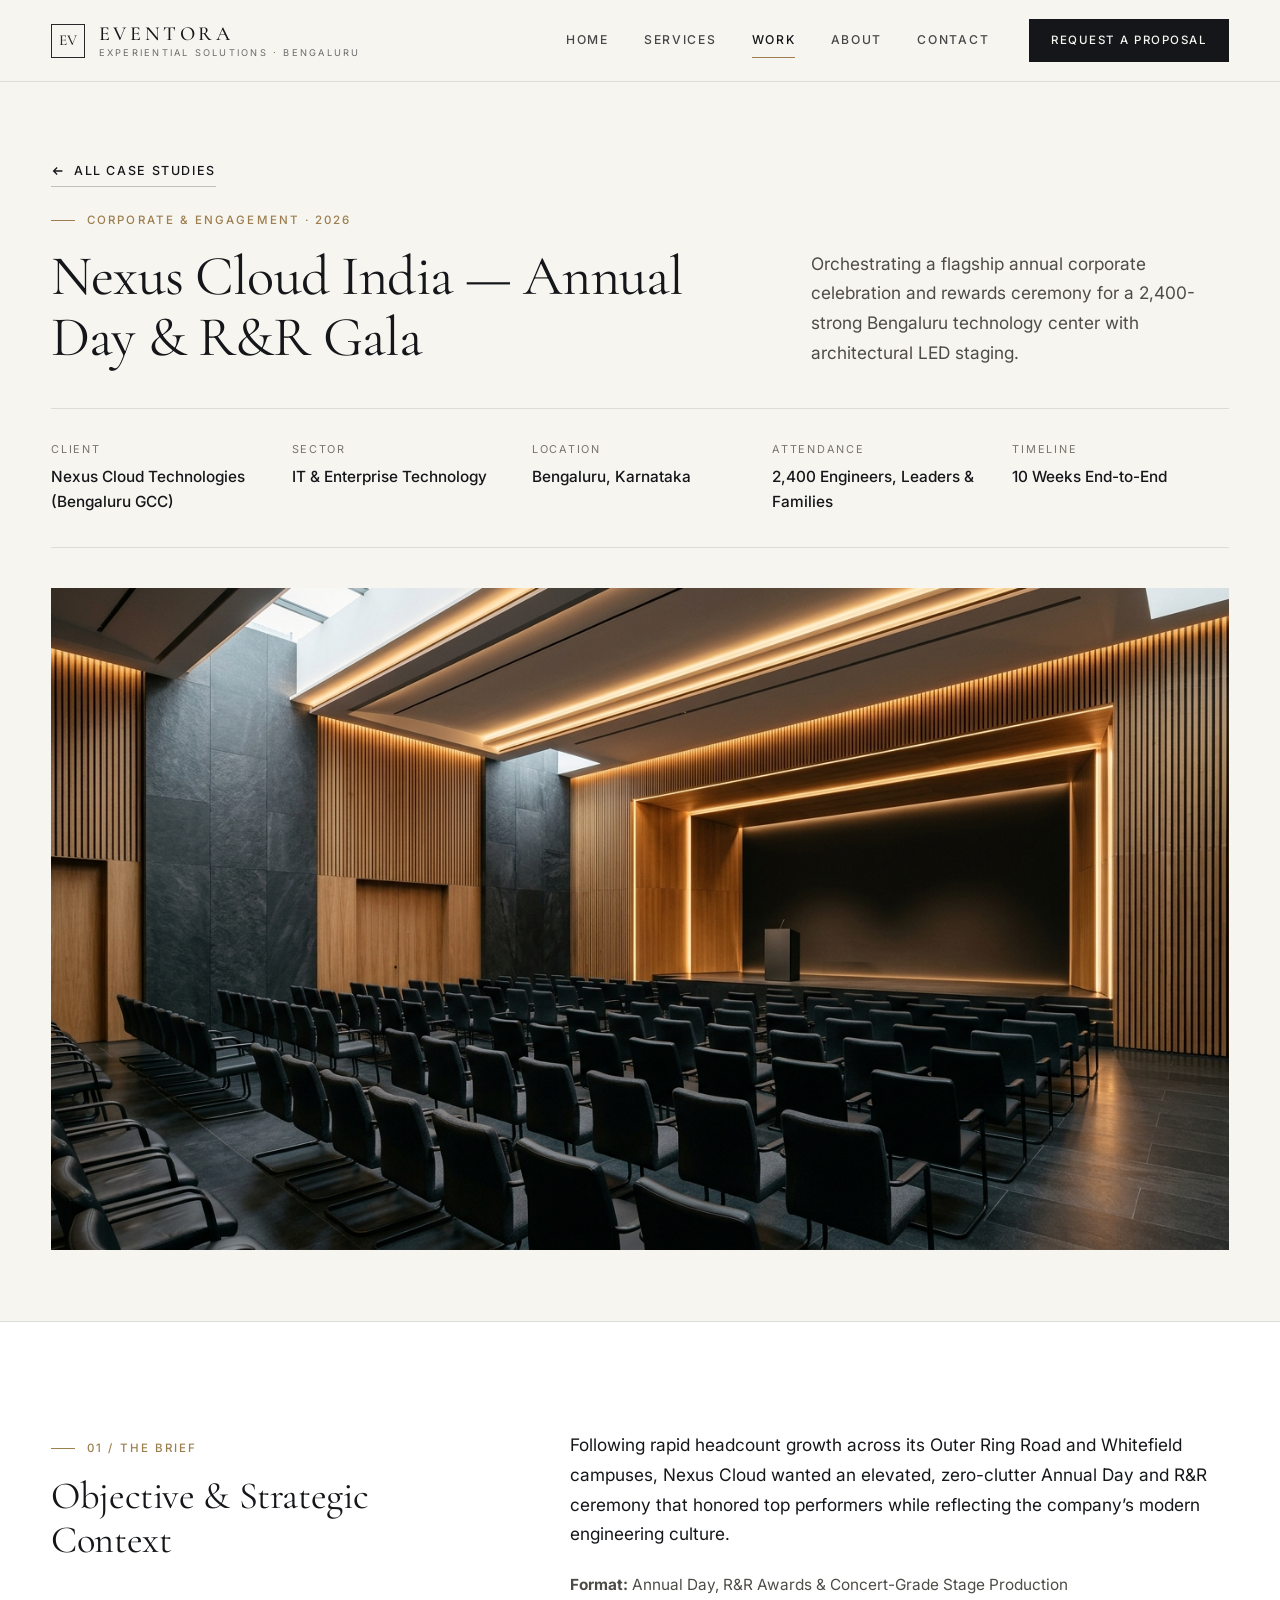
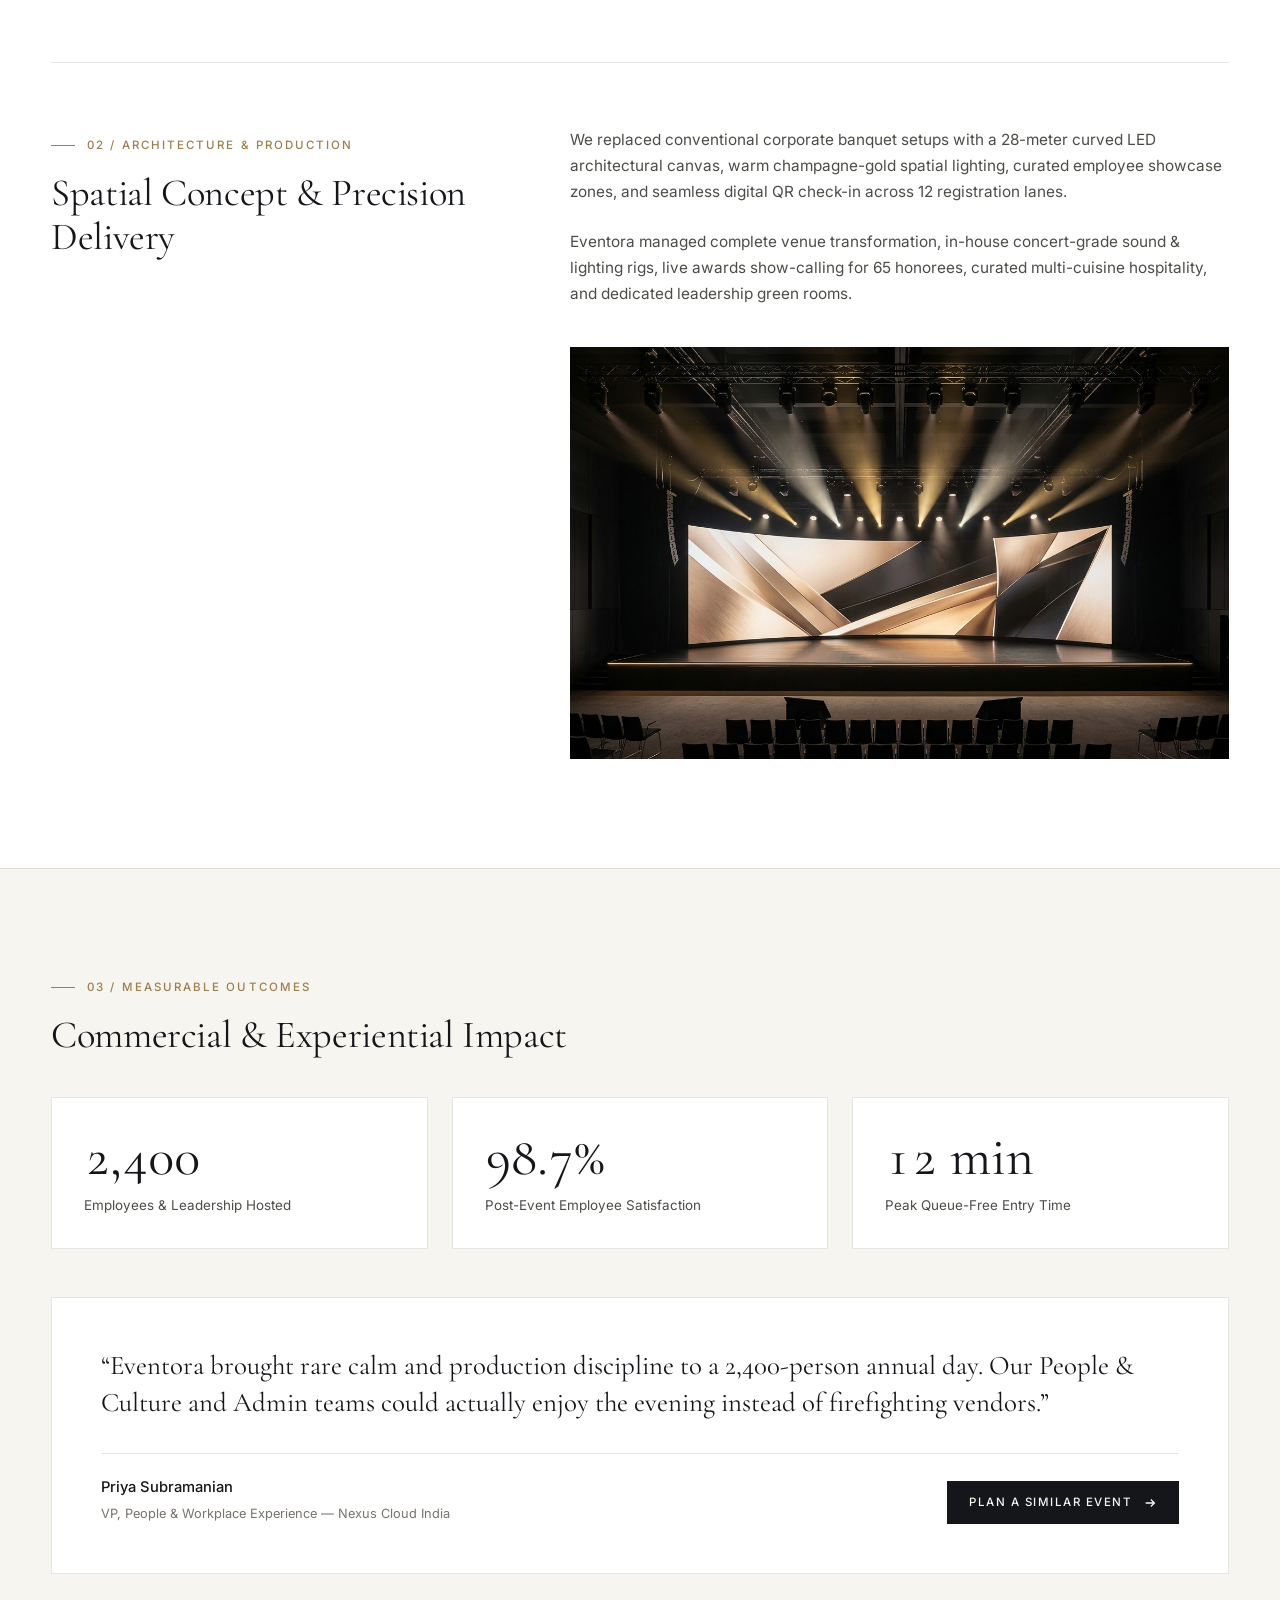
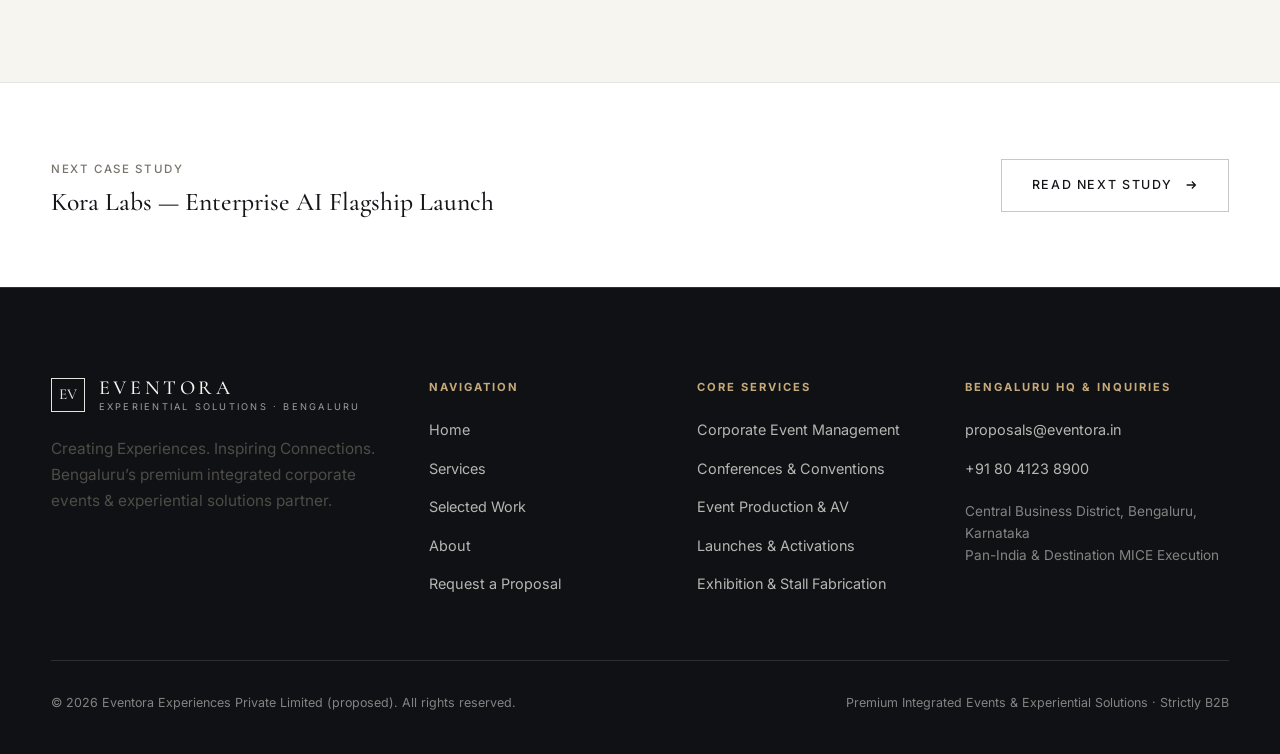
<file: case-study.html>
<!DOCTYPE html>
<html lang="en">
<head>
  <meta charset="UTF-8">
  <meta name="viewport" content="width=device-width, initial-scale=1.0">
  <title>Case Study — EVENTORA</title>
  <meta name="description" content="Detailed Bengaluru corporate event production case study by EVENTORA (Eventora Experiences Private Limited).">
  <link rel="preconnect" href="https://fonts.googleapis.com">
  <link rel="preconnect" href="https://fonts.gstatic.com" crossorigin>
  <link href="https://fonts.googleapis.com/css2?family=Cormorant+Garamond:ital,wght@0,400;0,500;0,600;1,400&family=Inter:wght@300;400;500;600&display=swap" rel="stylesheet">
  <link rel="stylesheet" href="css/styles.css">
</head>
<body>

  <!-- Header -->
  <header class="site-header header-solid">
    <div class="container header-inner">
      <a href="index.html" class="brand-mark" aria-label="EVENTORA Home">
        <span class="brand-monogram">EV</span>
        <span class="brand-wordmark">
          <span class="brand-name">EVENTORA</span>
          <span class="brand-sub">Experiential Solutions · Bengaluru</span>
        </span>
      </a>

      <nav class="nav-desktop" aria-label="Primary Navigation">
        <div class="nav-links">
          <a href="index.html" class="nav-link">Home</a>
          <a href="services.html" class="nav-link">Services</a>
          <a href="work.html" class="nav-link active">Work</a>
          <a href="about.html" class="nav-link">About</a>
          <a href="contact.html" class="nav-link">Contact</a>
        </div>
        <a href="contact.html" class="btn btn-primary btn-sm nav-cta">Request a Proposal</a>
      </nav>

      <button class="menu-toggle" aria-label="Toggle Menu" aria-expanded="false">
        <span></span>
        <span></span>
      </button>
    </div>
  </header>

  <!-- Mobile Drawer -->
  <div class="mobile-drawer" aria-hidden="true">
    <nav class="mobile-nav-list" aria-label="Mobile Navigation">
      <a href="index.html" class="mobile-nav-link">Home <span>01</span></a>
      <a href="services.html" class="mobile-nav-link">Services <span>02</span></a>
      <a href="work.html" class="mobile-nav-link">Work <span>03</span></a>
      <a href="about.html" class="mobile-nav-link">About <span>04</span></a>
      <a href="contact.html" class="mobile-nav-link">Contact <span>05</span></a>
    </nav>
    <div class="mobile-drawer-footer">
      <a href="contact.html" class="btn btn-light">Request a Proposal</a>
      <p class="meta-label">Bengaluru HQ · Pan-India &amp; Destination MICE</p>
    </div>
  </div>

  <!-- Dynamic Case Study Content -->
  <main id="case-study-root">
    <!-- Hydrated by js/app.js from js/data.js -->
  </main>

  <!-- Footer -->
  <footer class="site-footer">
    <div class="container">
      <div class="footer-grid">
        <div class="section-header-stack">
          <a href="index.html" class="brand-mark">
            <span class="brand-monogram">EV</span>
            <span class="brand-wordmark">
              <span class="brand-name">EVENTORA</span>
              <span class="brand-sub">Experiential Solutions · Bengaluru</span>
            </span>
          </a>
          <p class="body-copy" style="max-width: 34ch; margin-top: 0.5rem;">Creating Experiences. Inspiring Connections. Bengaluru’s premium integrated corporate events &amp; experiential solutions partner.</p>
        </div>
        <div>
          <h4 class="footer-col-title">Navigation</h4>
          <ul class="footer-links">
            <li><a href="index.html">Home</a></li>
            <li><a href="services.html">Services</a></li>
            <li><a href="work.html">Selected Work</a></li>
            <li><a href="about.html">About</a></li>
            <li><a href="contact.html">Request a Proposal</a></li>
          </ul>
        </div>
        <div>
          <h4 class="footer-col-title">Core Services</h4>
          <ul class="footer-links">
            <li><a href="services.html#corporate-events">Corporate Event Management</a></li>
            <li><a href="services.html#conferences">Conferences &amp; Conventions</a></li>
            <li><a href="services.html#av-production">Event Production &amp; AV</a></li>
            <li><a href="services.html#product-launches">Launches &amp; Activations</a></li>
            <li><a href="services.html#exhibition-stalls">Exhibition &amp; Stall Fabrication</a></li>
          </ul>
        </div>
        <div>
          <h4 class="footer-col-title">Bengaluru HQ &amp; Inquiries</h4>
          <ul class="footer-links">
            <li><a href="mailto:proposals@eventora.in">proposals@eventora.in</a></li>
            <li><a href="tel:+918041238900">+91 80 4123 8900</a></li>
            <li style="color: var(--ink-light-muted); font-size: 0.85rem; margin-top: 0.4rem;">Central Business District, Bengaluru, Karnataka<br>Pan-India &amp; Destination MICE Execution</li>
          </ul>
        </div>
      </div>
      <div class="footer-bottom">
        <span>&copy; 2026 Eventora Experiences Private Limited (proposed). All rights reserved.</span>
        <span>Premium Integrated Events &amp; Experiential Solutions · Strictly B2B</span>
      </div>
    </div>
  </footer>

  <script src="js/data.js"></script>
  <script src="js/app.js"></script>
</body>
</html>
</file>
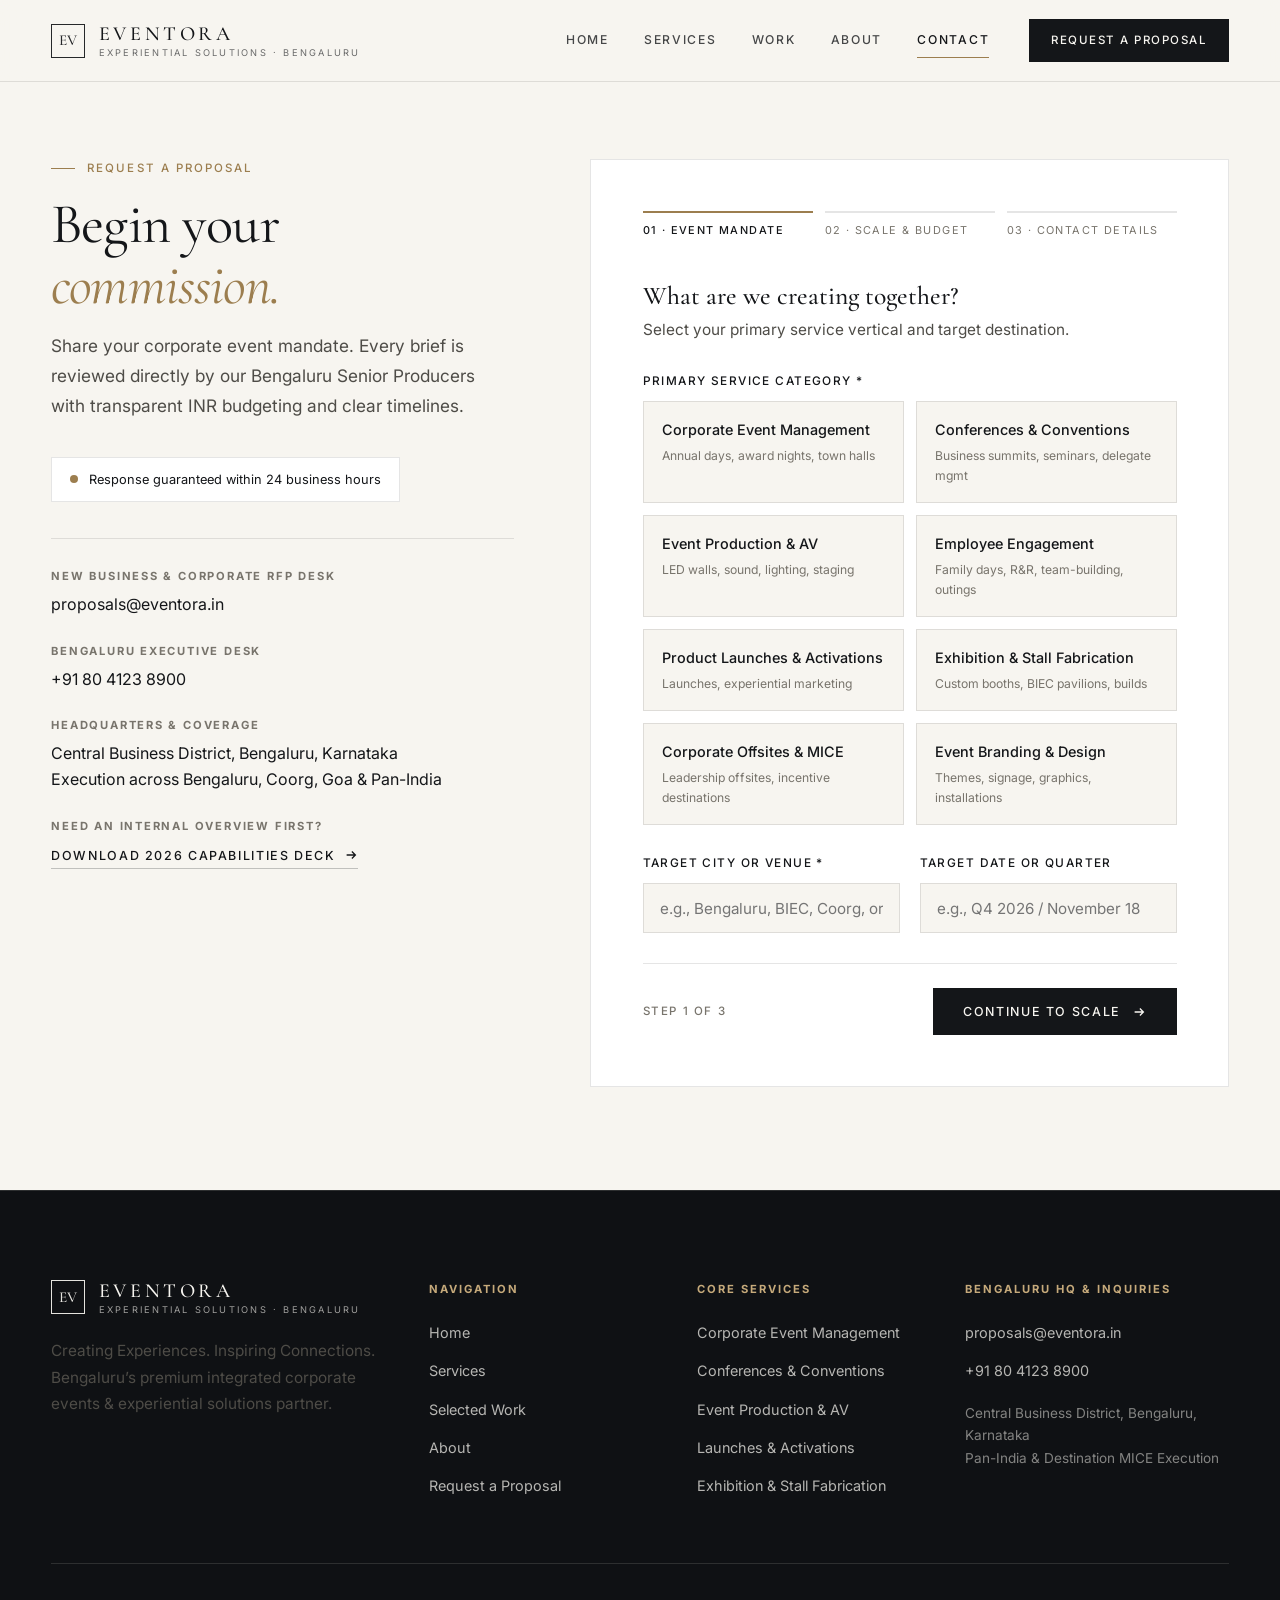
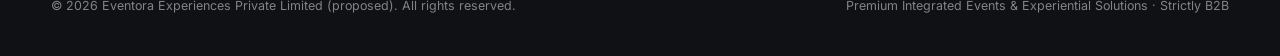
<file: contact.html>
<!DOCTYPE html>
<html lang="en">
<head>
  <meta charset="UTF-8">
  <meta name="viewport" content="width=device-width, initial-scale=1.0">
  <title>Request a Proposal — EVENTORA | Bengaluru Corporate Events</title>
  <meta name="description" content="Initiate a corporate event proposal with EVENTORA (Eventora Experiences Private Limited) in Bengaluru. Receive a Senior Producer response within 24 business hours.">
  <link rel="preconnect" href="https://fonts.googleapis.com">
  <link rel="preconnect" href="https://fonts.gstatic.com" crossorigin>
  <link href="https://fonts.googleapis.com/css2?family=Cormorant+Garamond:ital,wght@0,400;0,500;0,600;1,400&family=Inter:wght@300;400;500;600&display=swap" rel="stylesheet">
  <link rel="stylesheet" href="css/styles.css">
</head>
<body>

  <!-- Header -->
  <header class="site-header header-solid">
    <div class="container header-inner">
      <a href="index.html" class="brand-mark" aria-label="EVENTORA Home">
        <span class="brand-monogram">EV</span>
        <span class="brand-wordmark">
          <span class="brand-name">EVENTORA</span>
          <span class="brand-sub">Experiential Solutions · Bengaluru</span>
        </span>
      </a>

      <nav class="nav-desktop" aria-label="Primary Navigation">
        <div class="nav-links">
          <a href="index.html" class="nav-link">Home</a>
          <a href="services.html" class="nav-link">Services</a>
          <a href="work.html" class="nav-link">Work</a>
          <a href="about.html" class="nav-link">About</a>
          <a href="contact.html" class="nav-link active">Contact</a>
        </div>
        <a href="contact.html" class="btn btn-primary btn-sm nav-cta">Request a Proposal</a>
      </nav>

      <button class="menu-toggle" aria-label="Toggle Menu" aria-expanded="false">
        <span></span>
        <span></span>
      </button>
    </div>
  </header>

  <!-- Mobile Drawer -->
  <div class="mobile-drawer" aria-hidden="true">
    <nav class="mobile-nav-list" aria-label="Mobile Navigation">
      <a href="index.html" class="mobile-nav-link">Home <span>01</span></a>
      <a href="services.html" class="mobile-nav-link">Services <span>02</span></a>
      <a href="work.html" class="mobile-nav-link">Work <span>03</span></a>
      <a href="about.html" class="mobile-nav-link">About <span>04</span></a>
      <a href="contact.html" class="mobile-nav-link">Contact <span>05</span></a>
    </nav>
    <div class="mobile-drawer-footer">
      <a href="contact.html" class="btn btn-light">Request a Proposal</a>
      <p class="meta-label">Bengaluru HQ · Pan-India &amp; Destination MICE</p>
    </div>
  </div>

  <main>
    <section class="page-hero surface-alabaster" style="border-bottom: none; padding-bottom: clamp(4.5rem, 8vw, 7.5rem);">
      <div class="container">
        <div class="contact-layout">
          <!-- Left Executive Contact Sidebar -->
          <div class="contact-sidebar">
            <div class="section-header-stack">
              <span class="eyebrow">Request a Proposal</span>
              <h1 class="display-lg">Begin your <em>commission.</em></h1>
              <p class="lead-copy">Share your corporate event mandate. Every brief is reviewed directly by our Bengaluru Senior Producers with transparent INR budgeting and clear timelines.</p>
            </div>

            <div class="sla-badge">
              <span class="sla-dot"></span>
              <span>Response guaranteed within 24 business hours</span>
            </div>

            <div class="contact-info-list">
              <div class="contact-info-item">
                <h4>New Business &amp; Corporate RFP Desk</h4>
                <a href="mailto:proposals@eventora.in">proposals@eventora.in</a>
              </div>
              <div class="contact-info-item">
                <h4>Bengaluru Executive Desk</h4>
                <a href="tel:+918041238900">+91 80 4123 8900</a>
              </div>
              <div class="contact-info-item">
                <h4>Headquarters &amp; Coverage</h4>
                <p>Central Business District, Bengaluru, Karnataka<br>Execution across Bengaluru, Coorg, Goa &amp; Pan-India</p>
              </div>
              <div class="contact-info-item">
                <h4>Need an Internal Overview First?</h4>
                <button type="button" class="text-link" data-open-deck style="margin-top: 0.35rem;">
                  Download 2026 Capabilities Deck
                  <svg viewBox="0 0 16 16" fill="none" stroke="currentColor" stroke-width="1.5"><path d="M3 8h10M9 4l4 4-4 4"/></svg>
                </button>
              </div>
            </div>
          </div>

          <!-- Right 3-Step High-Converting RFP Form Card -->
          <div class="rfp-card">
            <!-- Step Progress Bar -->
            <div class="rfp-progress" aria-label="Proposal Form Progress">
              <div class="rfp-step-indicator is-active">
                <div class="rfp-step-bar"></div>
                <span class="rfp-step-label">01 · Event Mandate</span>
              </div>
              <div class="rfp-step-indicator">
                <div class="rfp-step-bar"></div>
                <span class="rfp-step-label">02 · Scale &amp; Budget</span>
              </div>
              <div class="rfp-step-indicator">
                <div class="rfp-step-bar"></div>
                <span class="rfp-step-label">03 · Contact Details</span>
              </div>
            </div>

            <form id="rfp-form" novalidate>
              <!-- STEP 1: All 8 Priority Services -->
              <div class="rfp-step-panel is-active">
                <div>
                  <h2 class="display-sm">What are we creating together?</h2>
                  <p class="body-copy" style="margin-top: 0.35rem;">Select your primary service vertical and target destination.</p>
                </div>

                <div class="field-group">
                  <span class="field-label">Primary Service Category *</span>
                  <div class="option-grid cols-2">
                    <label class="choice-card">
                      <input type="radio" name="eventType" value="Corporate Event Management">
                      <span class="choice-title">Corporate Event Management</span>
                      <span class="choice-sub">Annual days, award nights, town halls</span>
                    </label>
                    <label class="choice-card">
                      <input type="radio" name="eventType" value="Conferences & Conventions">
                      <span class="choice-title">Conferences &amp; Conventions</span>
                      <span class="choice-sub">Business summits, seminars, delegate mgmt</span>
                    </label>
                    <label class="choice-card">
                      <input type="radio" name="eventType" value="Event Production & AV Solutions">
                      <span class="choice-title">Event Production &amp; AV</span>
                      <span class="choice-sub">LED walls, sound, lighting, staging</span>
                    </label>
                    <label class="choice-card">
                      <input type="radio" name="eventType" value="Employee Engagement Events">
                      <span class="choice-title">Employee Engagement</span>
                      <span class="choice-sub">Family days, R&amp;R, team-building, outings</span>
                    </label>
                    <label class="choice-card">
                      <input type="radio" name="eventType" value="Product Launches & Brand Activations">
                      <span class="choice-title">Product Launches &amp; Activations</span>
                      <span class="choice-sub">Launches, experiential marketing</span>
                    </label>
                    <label class="choice-card">
                      <input type="radio" name="eventType" value="Exhibition & Stall Fabrication">
                      <span class="choice-title">Exhibition &amp; Stall Fabrication</span>
                      <span class="choice-sub">Custom booths, BIEC pavilions, builds</span>
                    </label>
                    <label class="choice-card">
                      <input type="radio" name="eventType" value="Corporate Offsites & MICE">
                      <span class="choice-title">Corporate Offsites &amp; MICE</span>
                      <span class="choice-sub">Leadership offsites, incentive destinations</span>
                    </label>
                    <label class="choice-card">
                      <input type="radio" name="eventType" value="Event Branding & Creative Design">
                      <span class="choice-title">Event Branding &amp; Design</span>
                      <span class="choice-sub">Themes, signage, graphics, installations</span>
                    </label>
                  </div>
                </div>

                <div class="field-row">
                  <div class="field-group">
                    <label class="field-label" for="rfp-city">Target City or Venue *</label>
                    <input class="field-input" id="rfp-city" name="city" type="text" placeholder="e.g., Bengaluru, BIEC, Coorg, or Goa">
                  </div>
                  <div class="field-group">
                    <label class="field-label" for="rfp-date">Target Date or Quarter</label>
                    <input class="field-input" id="rfp-date" name="targetDate" type="text" placeholder="e.g., Q4 2026 / November 18">
                  </div>
                </div>

                <div class="rfp-actions">
                  <span class="meta-label">Step 1 of 3</span>
                  <button type="button" class="btn btn-primary" data-rfp-next>
                    Continue to Scale
                    <svg viewBox="0 0 16 16" fill="none" stroke="currentColor" stroke-width="1.5"><path d="M3 8h10M9 4l4 4-4 4"/></svg>
                  </button>
                </div>
              </div>

              <!-- STEP 2: Indian Corporate Scale & Exact 5 INR Tiers -->
              <div class="rfp-step-panel">
                <div>
                  <h2 class="display-sm">Estimated scale &amp; budget tier</h2>
                  <p class="body-copy" style="margin-top: 0.35rem;">Indicative INR brackets allow us to tailor venue options, production scope, and feasibility benchmarks.</p>
                </div>

                <div class="field-group">
                  <span class="field-label">Estimated Guest Count *</span>
                  <div class="option-grid cols-4">
                    <label class="choice-card">
                      <input type="radio" name="guestCount" value="Under 150 Guests">
                      <span class="choice-title">&lt; 150</span>
                      <span class="choice-sub">Executive</span>
                    </label>
                    <label class="choice-card">
                      <input type="radio" name="guestCount" value="150–500 Guests">
                      <span class="choice-title">150–500</span>
                      <span class="choice-sub">Mid-Scale</span>
                    </label>
                    <label class="choice-card">
                      <input type="radio" name="guestCount" value="500–1,500 Guests">
                      <span class="choice-title">500–1,500</span>
                      <span class="choice-sub">Enterprise</span>
                    </label>
                    <label class="choice-card">
                      <input type="radio" name="guestCount" value="1,500+ Guests">
                      <span class="choice-title">1,500+</span>
                      <span class="choice-sub">Mega / Annual</span>
                    </label>
                  </div>
                </div>

                <div class="field-group">
                  <span class="field-label">Indicative Event Budget (INR) *</span>
                  <div class="option-grid cols-2">
                    <label class="choice-card">
                      <input type="radio" name="budgetRange" value="₹1L – ₹5L (Small Corporate)">
                      <span class="choice-title">₹1L – ₹5L</span>
                      <span class="choice-sub">Small Corporate · Focused executions</span>
                    </label>
                    <label class="choice-card">
                      <input type="radio" name="budgetRange" value="₹5L – ₹10L (Mid-Market)">
                      <span class="choice-title">₹5L – ₹10L</span>
                      <span class="choice-sub">Mid-Market · Launches, town halls, stalls</span>
                    </label>
                    <label class="choice-card">
                      <input type="radio" name="budgetRange" value="₹10L – ₹50L (Premium Corporate)">
                      <span class="choice-title">
                        <span>₹10L – ₹50L</span>
                        <span class="tier-tag">Primary Tier</span>
                      </span>
                      <span class="choice-sub">Premium Corporate · Flagship integrated events</span>
                    </label>
                    <label class="choice-card">
                      <input type="radio" name="budgetRange" value="₹50L – ₹2Cr (Enterprise Events)">
                      <span class="choice-title">₹50L – ₹2Cr</span>
                      <span class="choice-sub">Enterprise Events · Multi-track summits &amp; annual days</span>
                    </label>
                    <label class="choice-card" style="grid-column: 1 / -1;">
                      <input type="radio" name="budgetRange" value="₹2Cr+ (Mega Events & Conventions)">
                      <span class="choice-title">₹2Cr+</span>
                      <span class="choice-sub">Mega Events &amp; Conventions · Multi-day national &amp; international productions</span>
                    </label>
                  </div>
                </div>

                <div class="field-group">
                  <span class="field-label">Required Integrated Capabilities (Optional)</span>
                  <div class="option-grid cols-2">
                    <label class="choice-card">
                      <input type="checkbox" name="scope" value="End-to-End Event Management">
                      <span class="choice-title">End-to-End Event Management</span>
                    </label>
                    <label class="choice-card">
                      <input type="checkbox" name="scope" value="LED Walls, Sound & AV">
                      <span class="choice-title">LED Walls, Sound &amp; Lighting AV</span>
                    </label>
                    <label class="choice-card">
                      <input type="checkbox" name="scope" value="Exhibition Stall & Fabrication">
                      <span class="choice-title">Custom Stall &amp; Set Fabrication</span>
                    </label>
                    <label class="choice-card">
                      <input type="checkbox" name="scope" value="Event Branding & Creative">
                      <span class="choice-title">Event Themes, Signage &amp; Design</span>
                    </label>
                  </div>
                </div>

                <div class="rfp-actions">
                  <button type="button" class="btn btn-outline btn-sm" data-rfp-prev>Back</button>
                  <button type="button" class="btn btn-primary" data-rfp-next>
                    Continue to Contact
                    <svg viewBox="0 0 16 16" fill="none" stroke="currentColor" stroke-width="1.5"><path d="M3 8h10M9 4l4 4-4 4"/></svg>
                  </button>
                </div>
              </div>

              <!-- STEP 3 -->
              <div class="rfp-step-panel">
                <div>
                  <h2 class="display-sm">Where should we send your feasibility brief?</h2>
                  <p class="body-copy" style="margin-top: 0.35rem;">All details are held in strict confidence by our Bengaluru Senior Production desk.</p>
                </div>

                <div class="field-row">
                  <div class="field-group">
                    <label class="field-label" for="rfp-name">Full Name *</label>
                    <input class="field-input" id="rfp-name" name="fullName" type="text" placeholder="Karthik Nair">
                  </div>
                  <div class="field-group">
                    <label class="field-label" for="rfp-email">Work Email *</label>
                    <input class="field-input" id="rfp-email" name="email" type="email" placeholder="karthik.nair@company.com">
                  </div>
                </div>

                <div class="field-row">
                  <div class="field-group">
                    <label class="field-label" for="rfp-company">Organization *</label>
                    <input class="field-input" id="rfp-company" name="company" type="text" placeholder="Company, Agency, or Institution">
                  </div>
                  <div class="field-group">
                    <label class="field-label" for="rfp-segment">Organization Segment</label>
                    <select class="field-select" id="rfp-segment" name="segment">
                      <option value="">Select buyer segment (optional)</option>
                      <option value="Large Corporate / MNC">Large Corporate / MNC</option>
                      <option value="IT & Technology Company">IT &amp; Technology Company</option>
                      <option value="Startup / Growing Business">Startup / Growing Business</option>
                      <option value="Marketing & Branding Team">Marketing &amp; Branding Team</option>
                      <option value="HR & Employee Experience">HR &amp; Employee Experience</option>
                      <option value="Event / Advertising Agency">Event / Advertising Agency</option>
                      <option value="Educational Institution">Educational Institution</option>
                    </select>
                  </div>
                </div>

                <div class="field-group">
                  <label class="field-label" for="rfp-notes">Strategic Objectives or Special Notes</label>
                  <textarea class="field-textarea" id="rfp-notes" name="notes" placeholder="Share preferred Bengaluru venues, stall dimensions, RFP submission deadlines, or key audience goals..."></textarea>
                </div>

                <label class="checkbox-row">
                  <input type="checkbox" name="ndaRequired" value="Yes">
                  <span>Please include a standard mutual Non-Disclosure Agreement (NDA) prior to our introductory call.</span>
                </label>

                <div class="rfp-actions">
                  <button type="button" class="btn btn-outline btn-sm" data-rfp-prev>Back</button>
                  <button type="submit" class="btn btn-primary">
                    Submit Proposal Brief
                    <svg viewBox="0 0 16 16" fill="none" stroke="currentColor" stroke-width="1.5"><path d="M3 8h10M9 4l4 4-4 4"/></svg>
                  </button>
                </div>
              </div>

              <p id="rfp-error" class="form-error" style="margin-top: 1rem;" role="alert"></p>
            </form>

            <!-- Confirmation View -->
            <div id="rfp-confirmation" class="rfp-confirmation" aria-live="polite">
              <span class="eyebrow">Brief Received · Ref <span id="rfp-ref"></span></span>
              <h2 class="display-md">Thank you. Your commission brief is with our Bengaluru Senior Producer desk.</h2>
              <p class="body-copy">We have logged your requirements below and will respond within <strong>24 business hours</strong> with initial availability and suggested times for a 20-minute scoping call.</p>
              <dl id="rfp-summary" class="rfp-summary-box"></dl>
              <div class="btn-group">
                <a href="work.html" class="btn btn-primary">Explore Case Studies</a>
                <a href="index.html" class="btn btn-outline">Return Home</a>
              </div>
            </div>
          </div>
        </div>
      </div>
    </section>
  </main>

  <!-- Footer -->
  <footer class="site-footer">
    <div class="container">
      <div class="footer-grid">
        <div class="section-header-stack">
          <a href="index.html" class="brand-mark">
            <span class="brand-monogram">EV</span>
            <span class="brand-wordmark">
              <span class="brand-name">EVENTORA</span>
              <span class="brand-sub">Experiential Solutions · Bengaluru</span>
            </span>
          </a>
          <p class="body-copy" style="max-width: 34ch; margin-top: 0.5rem;">Creating Experiences. Inspiring Connections. Bengaluru’s premium integrated corporate events &amp; experiential solutions partner.</p>
        </div>
        <div>
          <h4 class="footer-col-title">Navigation</h4>
          <ul class="footer-links">
            <li><a href="index.html">Home</a></li>
            <li><a href="services.html">Services</a></li>
            <li><a href="work.html">Selected Work</a></li>
            <li><a href="about.html">About</a></li>
            <li><a href="contact.html">Request a Proposal</a></li>
          </ul>
        </div>
        <div>
          <h4 class="footer-col-title">Core Services</h4>
          <ul class="footer-links">
            <li><a href="services.html#corporate-events">Corporate Event Management</a></li>
            <li><a href="services.html#conferences">Conferences &amp; Conventions</a></li>
            <li><a href="services.html#av-production">Event Production &amp; AV</a></li>
            <li><a href="services.html#product-launches">Launches &amp; Activations</a></li>
            <li><a href="services.html#exhibition-stalls">Exhibition &amp; Stall Fabrication</a></li>
          </ul>
        </div>
        <div>
          <h4 class="footer-col-title">Bengaluru HQ &amp; Inquiries</h4>
          <ul class="footer-links">
            <li><a href="mailto:proposals@eventora.in">proposals@eventora.in</a></li>
            <li><a href="tel:+918041238900">+91 80 4123 8900</a></li>
            <li style="color: var(--ink-light-muted); font-size: 0.85rem; margin-top: 0.4rem;">Central Business District, Bengaluru, Karnataka<br>Pan-India &amp; Destination MICE Execution</li>
          </ul>
        </div>
      </div>
      <div class="footer-bottom">
        <span>&copy; 2026 Eventora Experiences Private Limited (proposed). All rights reserved.</span>
        <span>Premium Integrated Events &amp; Experiential Solutions · Strictly B2B</span>
      </div>
    </div>
  </footer>

  <!-- Capabilities Deck Modal -->
  <div class="modal-backdrop" id="capabilities-modal" aria-hidden="true" role="dialog" aria-modal="true" aria-labelledby="deck-modal-title">
    <div class="modal-panel">
      <button type="button" class="modal-close" data-close-modal aria-label="Close modal">✕</button>
      <div id="deck-form-view" style="display: flex; flex-direction: column; gap: 1.25rem;">
        <span class="eyebrow">2026 Corporate Dossier</span>
        <h3 class="display-md" id="deck-modal-title">Download the EVENTORA Capabilities Deck</h3>
        <p class="body-copy">Includes our 8 integrated service verticals, Bengaluru venue &amp; BIEC production credentials, indicative INR budget benchmarks, and selected case study metrics.</p>
        <form id="deck-form" style="display: flex; flex-direction: column; gap: 1rem; margin-top: 0.5rem;">
          <div class="field-group">
            <label class="field-label" for="deck-name">Full Name</label>
            <input class="field-input" id="deck-name" type="text" placeholder="Ananya Sharma" required>
          </div>
          <div class="field-group">
            <label class="field-label" for="deck-email">Work Email</label>
            <input class="field-input" id="deck-email" type="email" placeholder="ananya@company.com" required>
          </div>
          <button type="submit" class="btn btn-primary" style="width: 100%; margin-top: 0.5rem;">Send Capabilities Dossier</button>
        </form>
      </div>
      <div id="deck-success-view" style="display: none; flex-direction: column; gap: 1.25rem;">
        <span class="eyebrow">Dossier Ready</span>
        <h3 class="display-md">Dispatched to your inbox.</h3>
        <p class="body-copy">Your copy of the <strong>EVENTORA 2026 Corporate Capabilities Dossier</strong> has been sent.</p>
        <div class="btn-group" style="margin-top: 0.5rem;">
          <a href="contact.html" class="btn btn-primary">Start a Proposal Brief</a>
          <button type="button" class="btn btn-outline" data-close-modal>Return to Site</button>
        </div>
      </div>
    </div>
  </div>

  <script src="js/data.js"></script>
  <script src="js/app.js"></script>
</body>
</html>
</file>
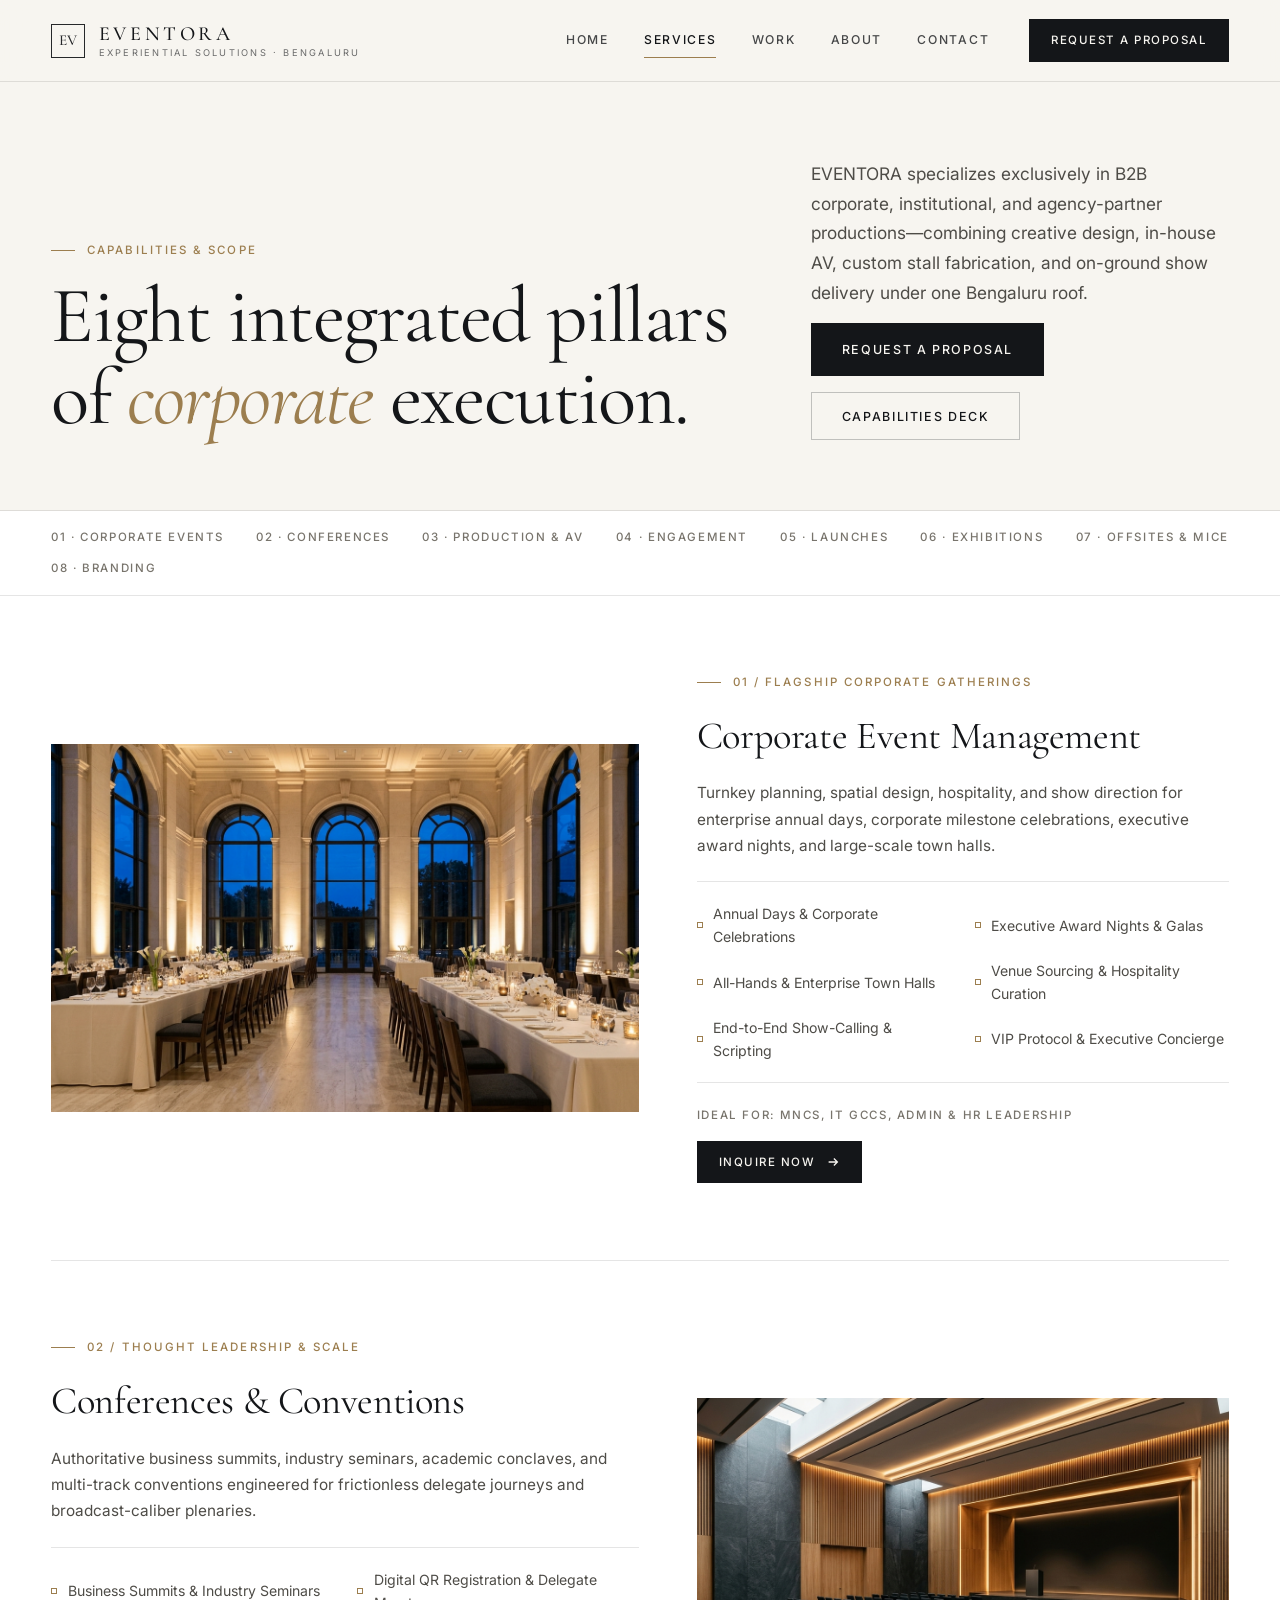
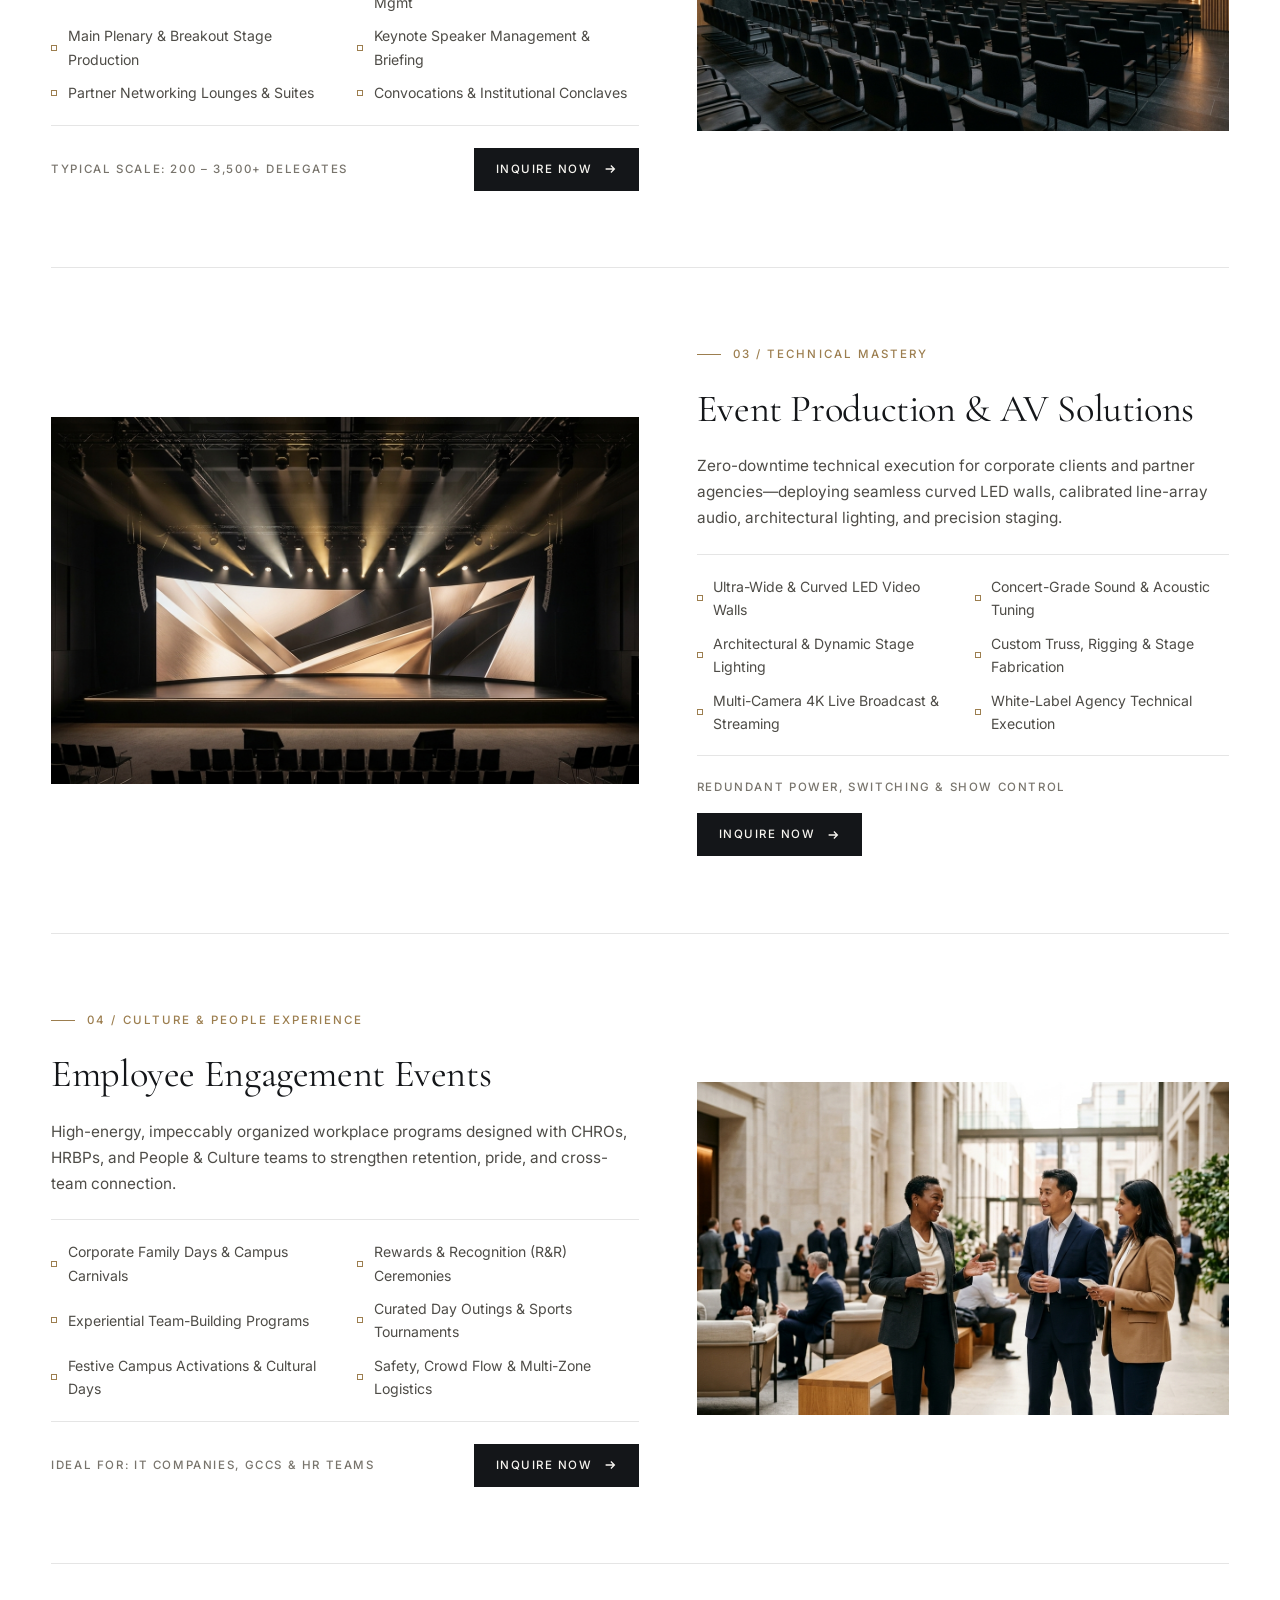
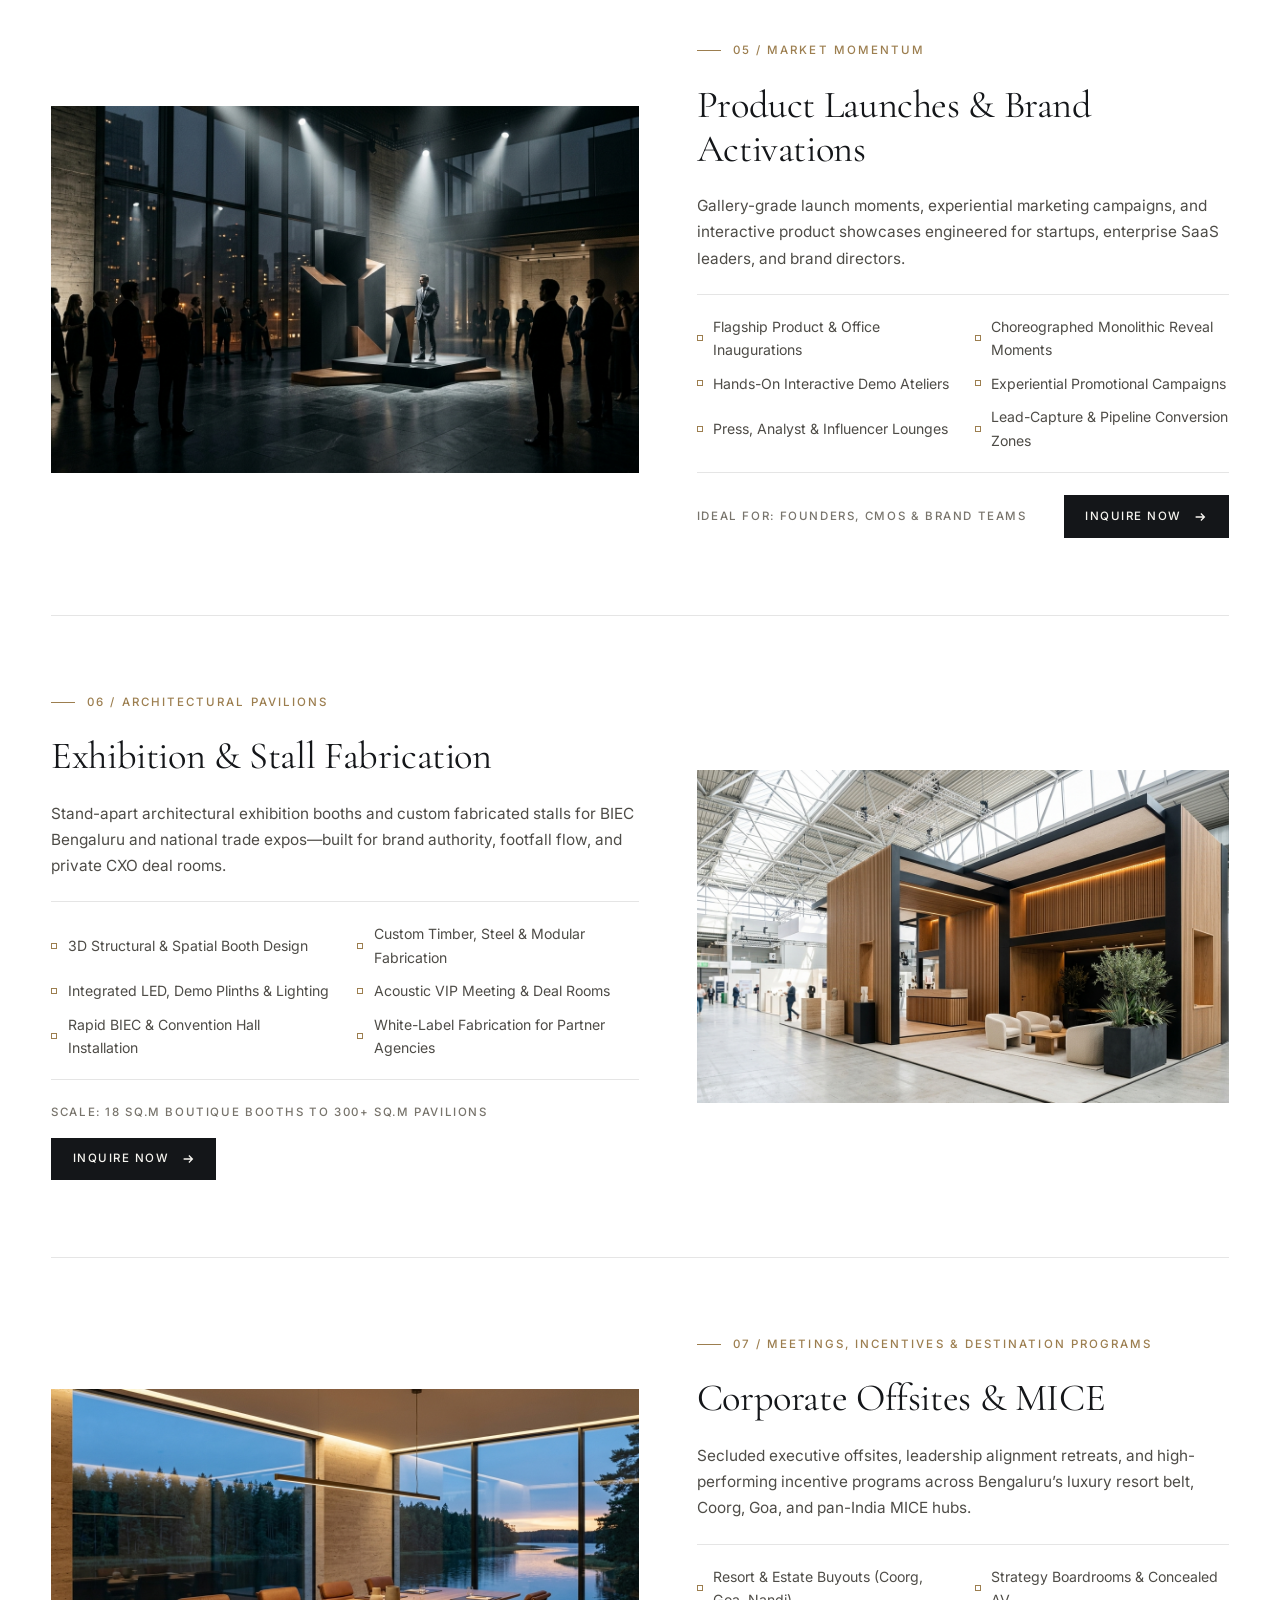
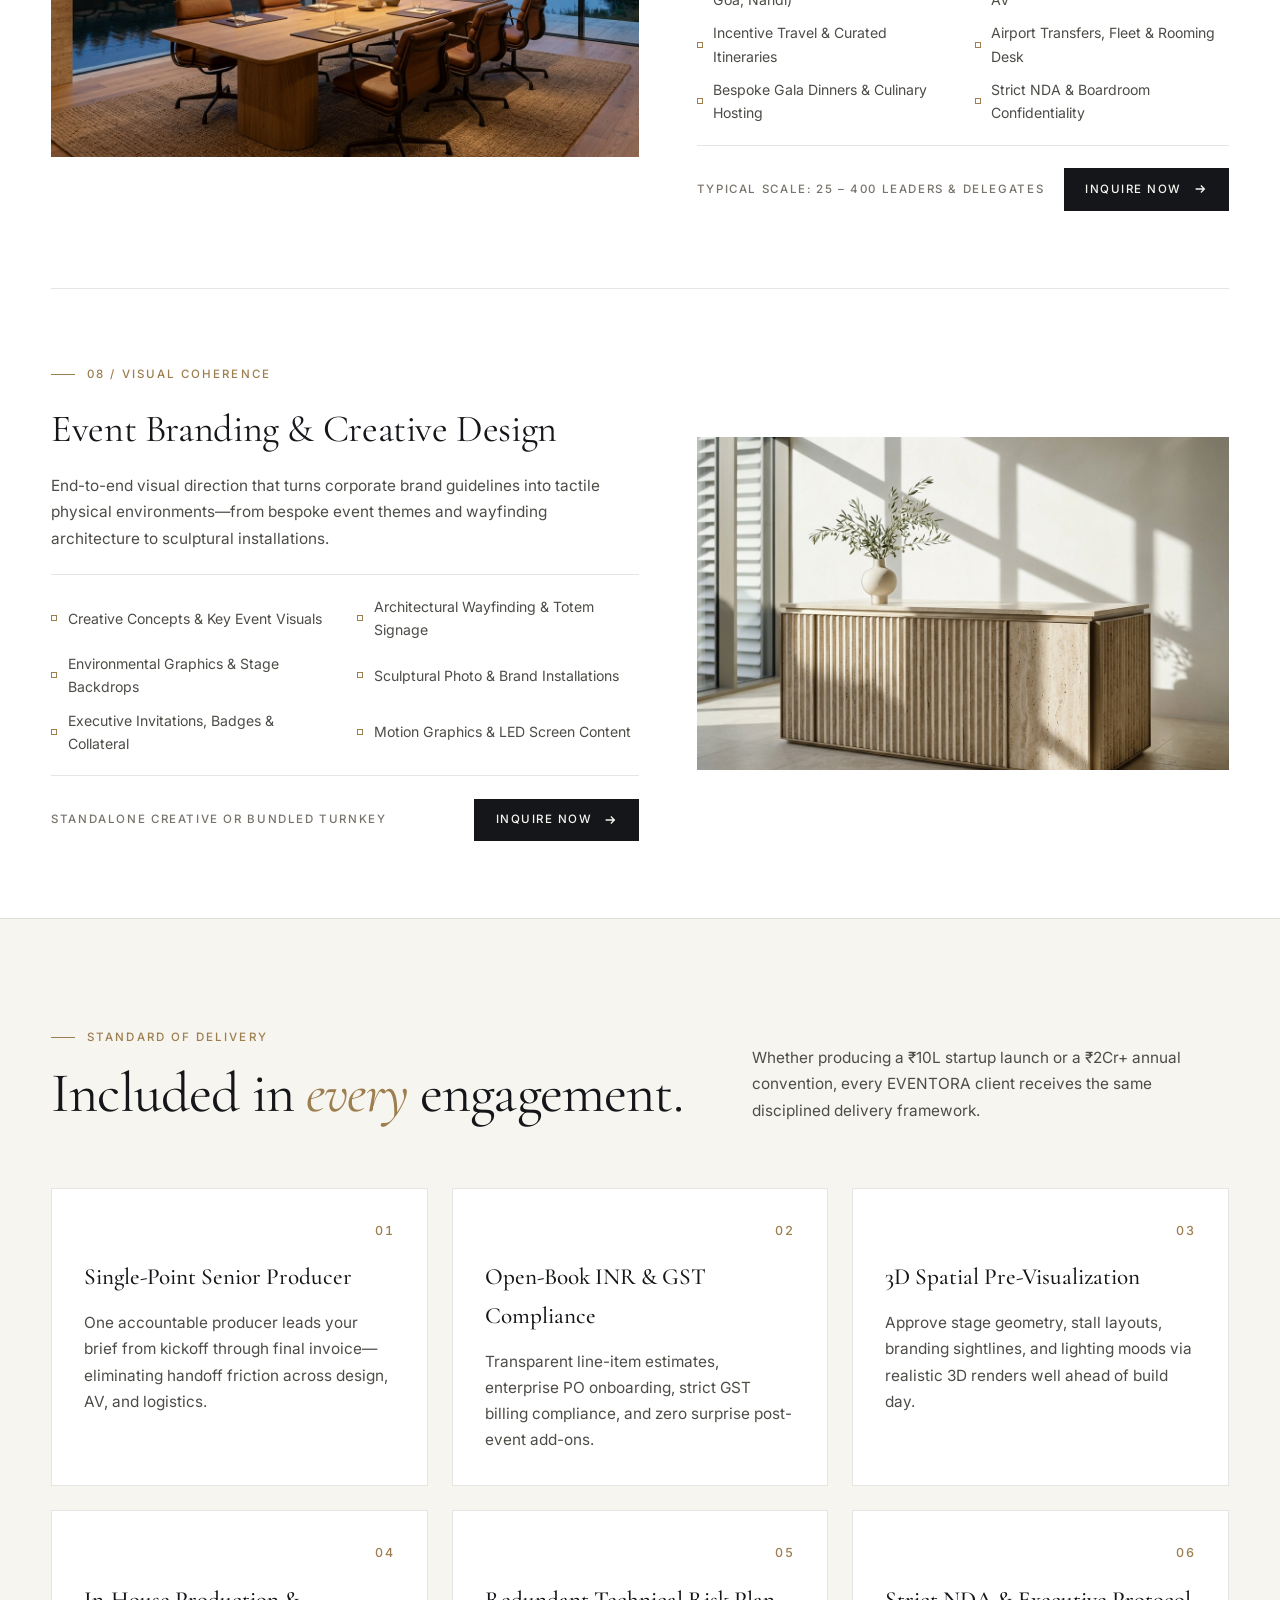
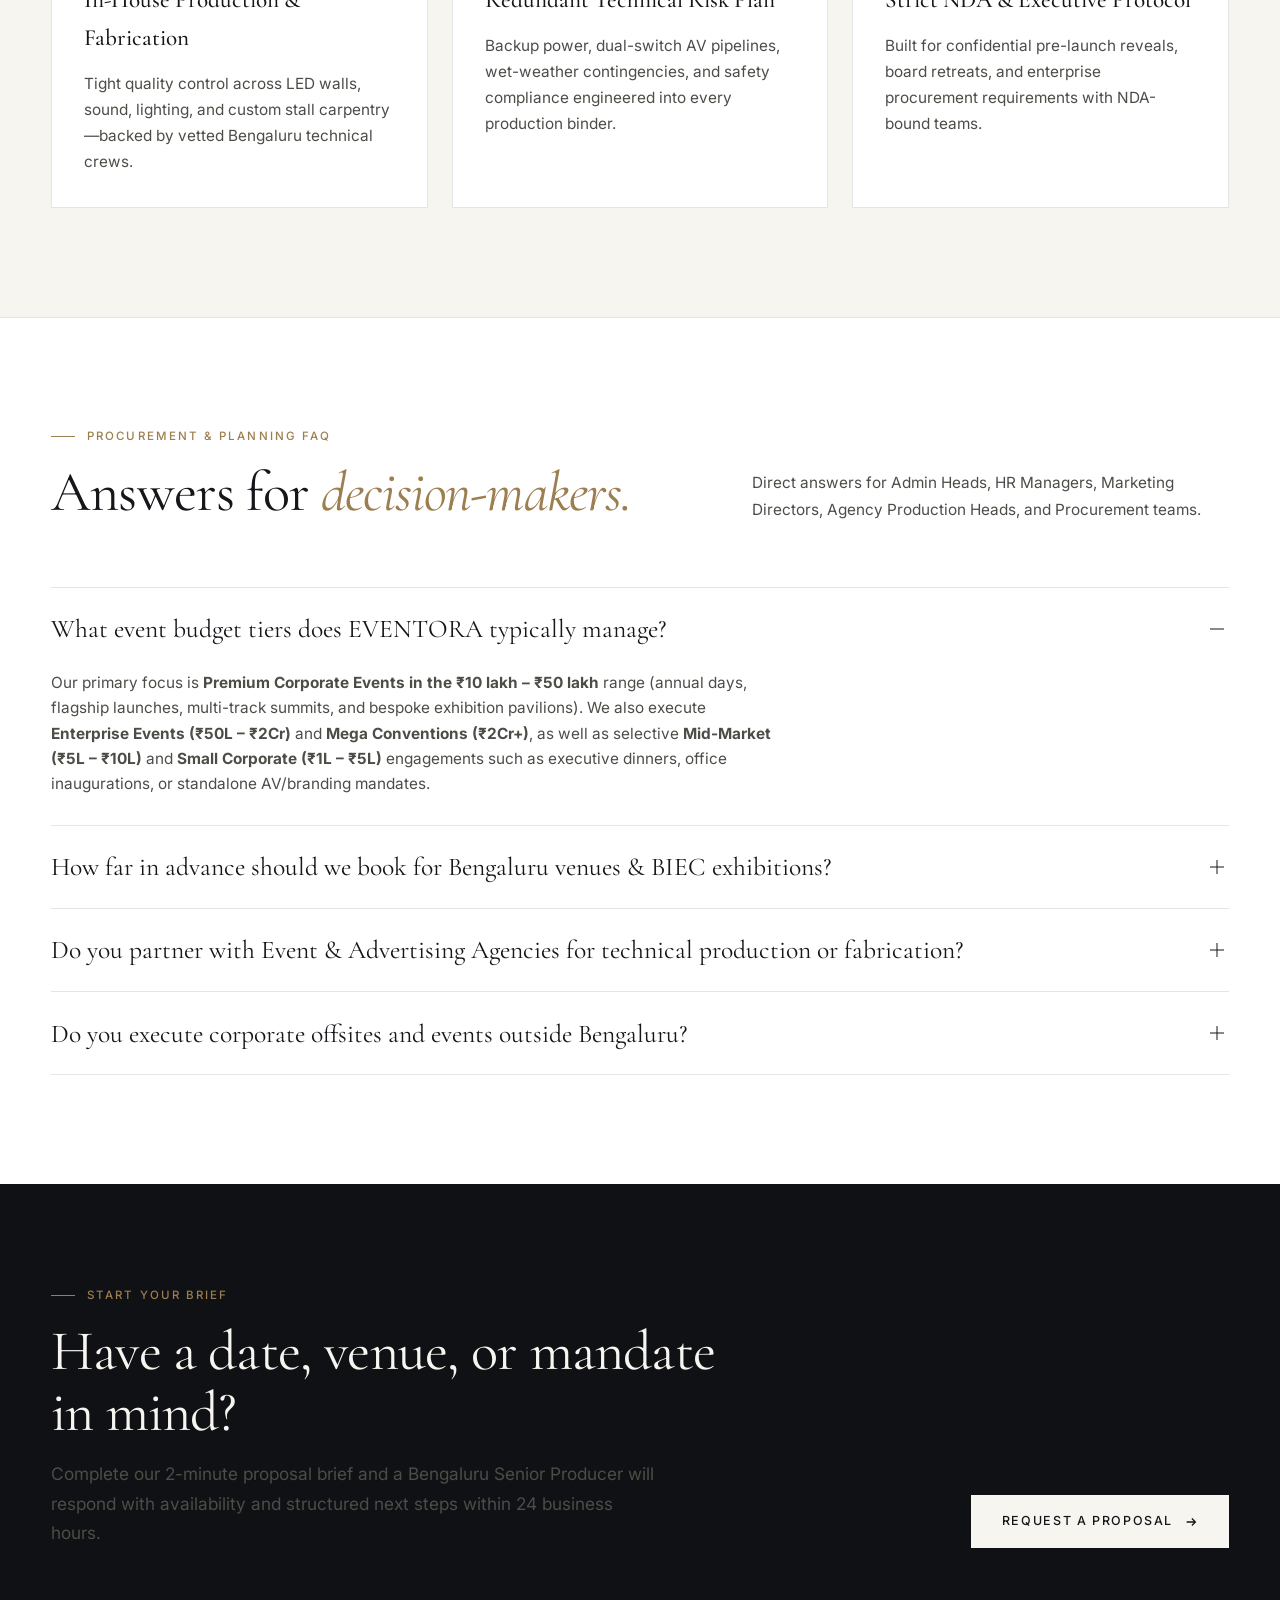
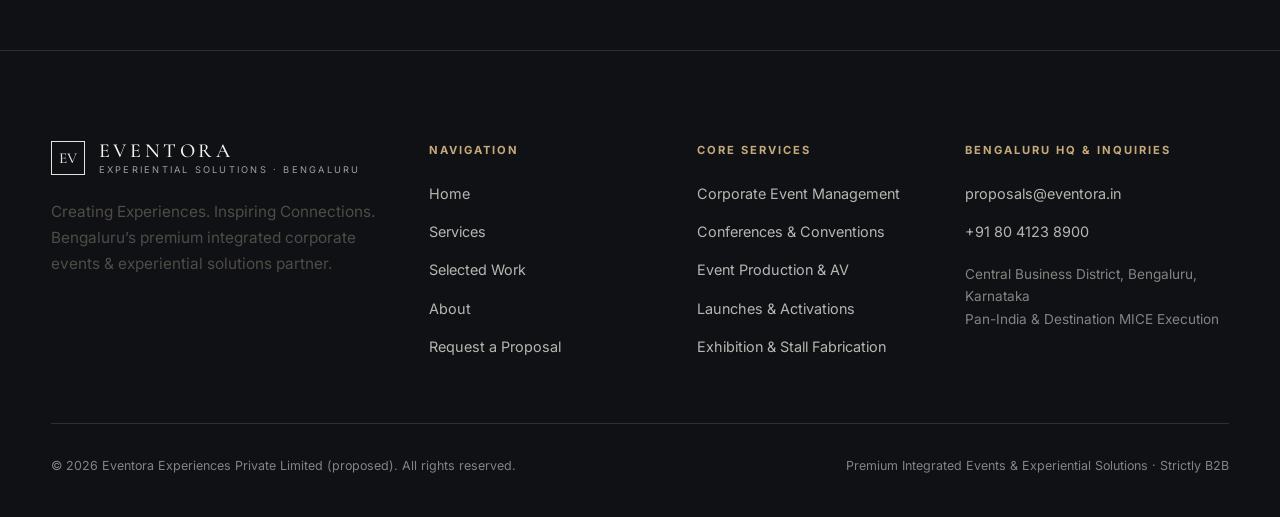
<file: services.html>
<!DOCTYPE html>
<html lang="en">
<head>
  <meta charset="UTF-8">
  <meta name="viewport" content="width=device-width, initial-scale=1.0">
  <title>Services — EVENTORA | Integrated Corporate Events Bengaluru</title>
  <meta name="description" content="Explore EVENTORA’s 8 integrated corporate event services in Bengaluru: Corporate Events, Conferences, AV Production, Employee Engagement, Product Launches, Exhibition Stalls, MICE, and Event Branding.">
  <link rel="preconnect" href="https://fonts.googleapis.com">
  <link rel="preconnect" href="https://fonts.gstatic.com" crossorigin>
  <link href="https://fonts.googleapis.com/css2?family=Cormorant+Garamond:ital,wght@0,400;0,500;0,600;1,400&family=Inter:wght@300;400;500;600&display=swap" rel="stylesheet">
  <link rel="stylesheet" href="css/styles.css">
</head>
<body>

  <!-- Header -->
  <header class="site-header header-solid">
    <div class="container header-inner">
      <a href="index.html" class="brand-mark" aria-label="EVENTORA Home">
        <span class="brand-monogram">EV</span>
        <span class="brand-wordmark">
          <span class="brand-name">EVENTORA</span>
          <span class="brand-sub">Experiential Solutions · Bengaluru</span>
        </span>
      </a>

      <nav class="nav-desktop" aria-label="Primary Navigation">
        <div class="nav-links">
          <a href="index.html" class="nav-link">Home</a>
          <a href="services.html" class="nav-link active">Services</a>
          <a href="work.html" class="nav-link">Work</a>
          <a href="about.html" class="nav-link">About</a>
          <a href="contact.html" class="nav-link">Contact</a>
        </div>
        <a href="contact.html" class="btn btn-primary btn-sm nav-cta">Request a Proposal</a>
      </nav>

      <button class="menu-toggle" aria-label="Toggle Menu" aria-expanded="false">
        <span></span>
        <span></span>
      </button>
    </div>
  </header>

  <!-- Mobile Drawer -->
  <div class="mobile-drawer" aria-hidden="true">
    <nav class="mobile-nav-list" aria-label="Mobile Navigation">
      <a href="index.html" class="mobile-nav-link">Home <span>01</span></a>
      <a href="services.html" class="mobile-nav-link">Services <span>02</span></a>
      <a href="work.html" class="mobile-nav-link">Work <span>03</span></a>
      <a href="about.html" class="mobile-nav-link">About <span>04</span></a>
      <a href="contact.html" class="mobile-nav-link">Contact <span>05</span></a>
    </nav>
    <div class="mobile-drawer-footer">
      <a href="contact.html" class="btn btn-light">Request a Proposal</a>
      <p class="meta-label">Bengaluru HQ · Pan-India &amp; Destination MICE</p>
    </div>
  </div>

  <main>
    <!-- Interior Page Hero -->
    <section class="page-hero surface-alabaster">
      <div class="container page-hero-grid">
        <div class="section-header-stack">
          <span class="eyebrow">Capabilities &amp; Scope</span>
          <h1 class="display-xl">Eight integrated pillars of <em>corporate</em> execution.</h1>
        </div>
        <div class="section-header-stack">
          <p class="lead-copy">EVENTORA specializes exclusively in B2B corporate, institutional, and agency-partner productions—combining creative design, in-house AV, custom stall fabrication, and on-ground show delivery under one Bengaluru roof.</p>
          <div class="btn-group">
            <a href="contact.html" class="btn btn-primary">Request a Proposal</a>
            <button type="button" class="btn btn-outline" data-open-deck>Capabilities Deck</button>
          </div>
        </div>
      </div>
    </section>

    <!-- Sticky Anchor Quick-Nav -->
    <nav class="anchor-bar" aria-label="Service Categories">
      <div class="container anchor-bar-inner">
        <a href="#corporate-events" class="anchor-link">01 · Corporate Events</a>
        <a href="#conferences" class="anchor-link">02 · Conferences</a>
        <a href="#av-production" class="anchor-link">03 · Production &amp; AV</a>
        <a href="#employee-engagement" class="anchor-link">04 · Engagement</a>
        <a href="#product-launches" class="anchor-link">05 · Launches</a>
        <a href="#exhibition-stalls" class="anchor-link">06 · Exhibitions</a>
        <a href="#offsites-mice" class="anchor-link">07 · Offsites &amp; MICE</a>
        <a href="#event-branding" class="anchor-link">08 · Branding</a>
      </div>
    </nav>

    <!-- All 8 Service Deep Dives -->
    <section class="surface-paper">
      <div class="container">
        <!-- 01 Corporate Event Management -->
        <article id="corporate-events" class="service-detail-block" data-reveal>
          <div class="service-detail-media media-frame ratio-16-10">
            <img src="assets/images/gala-dinner.jpg" alt="Corporate Event Management Annual Day and Award Night">
          </div>
          <div class="service-detail-content">
            <span class="eyebrow">01 / Flagship Corporate Gatherings</span>
            <h2 class="display-md">Corporate Event Management</h2>
            <p class="body-copy">Turnkey planning, spatial design, hospitality, and show direction for enterprise annual days, corporate milestone celebrations, executive award nights, and large-scale town halls.</p>
            <ul class="deliverables-list">
              <li>Annual Days &amp; Corporate Celebrations</li>
              <li>Executive Award Nights &amp; Galas</li>
              <li>All-Hands &amp; Enterprise Town Halls</li>
              <li>Venue Sourcing &amp; Hospitality Curation</li>
              <li>End-to-End Show-Calling &amp; Scripting</li>
              <li>VIP Protocol &amp; Executive Concierge</li>
            </ul>
            <div style="display: flex; flex-wrap: wrap; justify-content: space-between; align-items: center; gap: 1rem;">
              <span class="meta-label">Ideal For: MNCs, IT GCCs, Admin &amp; HR Leadership</span>
              <a href="contact.html?service=Corporate%20Event%20Management" class="btn btn-primary btn-sm">
                Inquire Now
                <svg viewBox="0 0 16 16" fill="none" stroke="currentColor" stroke-width="1.5"><path d="M3 8h10M9 4l4 4-4 4"/></svg>
              </a>
            </div>
          </div>
        </article>

        <!-- 02 Conferences & Conventions -->
        <article id="conferences" class="service-detail-block is-reversed" data-reveal>
          <div class="service-detail-media media-frame ratio-16-10">
            <img src="assets/images/hero-summit.jpg" alt="Business Summit and Conference Stage">
          </div>
          <div class="service-detail-content">
            <span class="eyebrow">02 / Thought Leadership &amp; Scale</span>
            <h2 class="display-md">Conferences &amp; Conventions</h2>
            <p class="body-copy">Authoritative business summits, industry seminars, academic conclaves, and multi-track conventions engineered for frictionless delegate journeys and broadcast-caliber plenaries.</p>
            <ul class="deliverables-list">
              <li>Business Summits &amp; Industry Seminars</li>
              <li>Digital QR Registration &amp; Delegate Mgmt</li>
              <li>Main Plenary &amp; Breakout Stage Production</li>
              <li>Keynote Speaker Management &amp; Briefing</li>
              <li>Partner Networking Lounges &amp; Suites</li>
              <li>Convocations &amp; Institutional Conclaves</li>
            </ul>
            <div style="display: flex; flex-wrap: wrap; justify-content: space-between; align-items: center; gap: 1rem;">
              <span class="meta-label">Typical Scale: 200 – 3,500+ Delegates</span>
              <a href="contact.html?service=Conferences%20%26%20Conventions" class="btn btn-primary btn-sm">
                Inquire Now
                <svg viewBox="0 0 16 16" fill="none" stroke="currentColor" stroke-width="1.5"><path d="M3 8h10M9 4l4 4-4 4"/></svg>
              </a>
            </div>
          </div>
        </article>

        <!-- 03 Event Production & AV Solutions -->
        <article id="av-production" class="service-detail-block" data-reveal>
          <div class="service-detail-media media-frame ratio-16-10">
            <img src="assets/images/av-production.jpg" alt="Curved LED Walls and Technical AV Stage Production">
          </div>
          <div class="service-detail-content">
            <span class="eyebrow">03 / Technical Mastery</span>
            <h2 class="display-md">Event Production &amp; AV Solutions</h2>
            <p class="body-copy">Zero-downtime technical execution for corporate clients and partner agencies—deploying seamless curved LED walls, calibrated line-array audio, architectural lighting, and precision staging.</p>
            <ul class="deliverables-list">
              <li>Ultra-Wide &amp; Curved LED Video Walls</li>
              <li>Concert-Grade Sound &amp; Acoustic Tuning</li>
              <li>Architectural &amp; Dynamic Stage Lighting</li>
              <li>Custom Truss, Rigging &amp; Stage Fabrication</li>
              <li>Multi-Camera 4K Live Broadcast &amp; Streaming</li>
              <li>White-Label Agency Technical Execution</li>
            </ul>
            <div style="display: flex; flex-wrap: wrap; justify-content: space-between; align-items: center; gap: 1rem;">
              <span class="meta-label">Redundant Power, Switching &amp; Show Control</span>
              <a href="contact.html?service=Event%20Production%20%26%20AV" class="btn btn-primary btn-sm">
                Inquire Now
                <svg viewBox="0 0 16 16" fill="none" stroke="currentColor" stroke-width="1.5"><path d="M3 8h10M9 4l4 4-4 4"/></svg>
              </a>
            </div>
          </div>
        </article>

        <!-- 04 Employee Engagement Events -->
        <article id="employee-engagement" class="service-detail-block is-reversed" data-reveal>
          <div class="service-detail-media media-frame ratio-16-10">
            <img src="assets/images/conference-networking.jpg" alt="Corporate Employee Engagement and R&R Event">
          </div>
          <div class="service-detail-content">
            <span class="eyebrow">04 / Culture &amp; People Experience</span>
            <h2 class="display-md">Employee Engagement Events</h2>
            <p class="body-copy">High-energy, impeccably organized workplace programs designed with CHROs, HRBPs, and People &amp; Culture teams to strengthen retention, pride, and cross-team connection.</p>
            <ul class="deliverables-list">
              <li>Corporate Family Days &amp; Campus Carnivals</li>
              <li>Rewards &amp; Recognition (R&amp;R) Ceremonies</li>
              <li>Experiential Team-Building Programs</li>
              <li>Curated Day Outings &amp; Sports Tournaments</li>
              <li>Festive Campus Activations &amp; Cultural Days</li>
              <li>Safety, Crowd Flow &amp; Multi-Zone Logistics</li>
            </ul>
            <div style="display: flex; flex-wrap: wrap; justify-content: space-between; align-items: center; gap: 1rem;">
              <span class="meta-label">Ideal For: IT Companies, GCCs &amp; HR Teams</span>
              <a href="contact.html?service=Employee%20Engagement" class="btn btn-primary btn-sm">
                Inquire Now
                <svg viewBox="0 0 16 16" fill="none" stroke="currentColor" stroke-width="1.5"><path d="M3 8h10M9 4l4 4-4 4"/></svg>
              </a>
            </div>
          </div>
        </article>

        <!-- 05 Product Launches & Brand Activations -->
        <article id="product-launches" class="service-detail-block" data-reveal>
          <div class="service-detail-media media-frame ratio-16-10">
            <img src="assets/images/product-launch.jpg" alt="Minimalist Product Launch and Brand Activation">
          </div>
          <div class="service-detail-content">
            <span class="eyebrow">05 / Market Momentum</span>
            <h2 class="display-md">Product Launches &amp; Brand Activations</h2>
            <p class="body-copy">Gallery-grade launch moments, experiential marketing campaigns, and interactive product showcases engineered for startups, enterprise SaaS leaders, and brand directors.</p>
            <ul class="deliverables-list">
              <li>Flagship Product &amp; Office Inaugurations</li>
              <li>Choreographed Monolithic Reveal Moments</li>
              <li>Hands-On Interactive Demo Ateliers</li>
              <li>Experiential Promotional Campaigns</li>
              <li>Press, Analyst &amp; Influencer Lounges</li>
              <li>Lead-Capture &amp; Pipeline Conversion Zones</li>
            </ul>
            <div style="display: flex; flex-wrap: wrap; justify-content: space-between; align-items: center; gap: 1rem;">
              <span class="meta-label">Ideal For: Founders, CMOs &amp; Brand Teams</span>
              <a href="contact.html?service=Product%20Launches" class="btn btn-primary btn-sm">
                Inquire Now
                <svg viewBox="0 0 16 16" fill="none" stroke="currentColor" stroke-width="1.5"><path d="M3 8h10M9 4l4 4-4 4"/></svg>
              </a>
            </div>
          </div>
        </article>

        <!-- 06 Exhibition & Stall Fabrication -->
        <article id="exhibition-stalls" class="service-detail-block is-reversed" data-reveal>
          <div class="service-detail-media media-frame ratio-16-10">
            <img src="assets/images/exhibition-stall.jpg" alt="Bespoke Corporate Exhibition Stall Fabrication">
          </div>
          <div class="service-detail-content">
            <span class="eyebrow">06 / Architectural Pavilions</span>
            <h2 class="display-md">Exhibition &amp; Stall Fabrication</h2>
            <p class="body-copy">Stand-apart architectural exhibition booths and custom fabricated stalls for BIEC Bengaluru and national trade expos—built for brand authority, footfall flow, and private CXO deal rooms.</p>
            <ul class="deliverables-list">
              <li>3D Structural &amp; Spatial Booth Design</li>
              <li>Custom Timber, Steel &amp; Modular Fabrication</li>
              <li>Integrated LED, Demo Plinths &amp; Lighting</li>
              <li>Acoustic VIP Meeting &amp; Deal Rooms</li>
              <li>Rapid BIEC &amp; Convention Hall Installation</li>
              <li>White-Label Fabrication for Partner Agencies</li>
            </ul>
            <div style="display: flex; flex-wrap: wrap; justify-content: space-between; align-items: center; gap: 1rem;">
              <span class="meta-label">Scale: 18 sq.m Boutique Booths to 300+ sq.m Pavilions</span>
              <a href="contact.html?service=Exhibition%20%26%20Stall%20Fabrication" class="btn btn-primary btn-sm">
                Inquire Now
                <svg viewBox="0 0 16 16" fill="none" stroke="currentColor" stroke-width="1.5"><path d="M3 8h10M9 4l4 4-4 4"/></svg>
              </a>
            </div>
          </div>
        </article>

        <!-- 07 Corporate Offsites & MICE -->
        <article id="offsites-mice" class="service-detail-block" data-reveal>
          <div class="service-detail-media media-frame ratio-16-10">
            <img src="assets/images/executive-retreat.jpg" alt="Corporate Offsites and MICE Pavilion">
          </div>
          <div class="service-detail-content">
            <span class="eyebrow">07 / Meetings, Incentives &amp; Destination Programs</span>
            <h2 class="display-md">Corporate Offsites &amp; MICE</h2>
            <p class="body-copy">Secluded executive offsites, leadership alignment retreats, and high-performing incentive programs across Bengaluru’s luxury resort belt, Coorg, Goa, and pan-India MICE hubs.</p>
            <ul class="deliverables-list">
              <li>Resort &amp; Estate Buyouts (Coorg, Goa, Nandi)</li>
              <li>Strategy Boardrooms &amp; Concealed AV</li>
              <li>Incentive Travel &amp; Curated Itineraries</li>
              <li>Airport Transfers, Fleet &amp; Rooming Desk</li>
              <li>Bespoke Gala Dinners &amp; Culinary Hosting</li>
              <li>Strict NDA &amp; Boardroom Confidentiality</li>
            </ul>
            <div style="display: flex; flex-wrap: wrap; justify-content: space-between; align-items: center; gap: 1rem;">
              <span class="meta-label">Typical Scale: 25 – 400 Leaders &amp; Delegates</span>
              <a href="contact.html?service=Corporate%20Offsites%20%26%20MICE" class="btn btn-primary btn-sm">
                Inquire Now
                <svg viewBox="0 0 16 16" fill="none" stroke="currentColor" stroke-width="1.5"><path d="M3 8h10M9 4l4 4-4 4"/></svg>
              </a>
            </div>
          </div>
        </article>

        <!-- 08 Event Branding & Creative Design -->
        <article id="event-branding" class="service-detail-block is-reversed" style="border-bottom: none;" data-reveal>
          <div class="service-detail-media media-frame ratio-16-10">
            <img src="assets/images/production-detail.jpg" alt="Event Branding Signage and Architectural Installation">
          </div>
          <div class="service-detail-content">
            <span class="eyebrow">08 / Visual Coherence</span>
            <h2 class="display-md">Event Branding &amp; Creative Design</h2>
            <p class="body-copy">End-to-end visual direction that turns corporate brand guidelines into tactile physical environments—from bespoke event themes and wayfinding architecture to sculptural installations.</p>
            <ul class="deliverables-list">
              <li>Creative Concepts &amp; Key Event Visuals</li>
              <li>Architectural Wayfinding &amp; Totem Signage</li>
              <li>Environmental Graphics &amp; Stage Backdrops</li>
              <li>Sculptural Photo &amp; Brand Installations</li>
              <li>Executive Invitations, Badges &amp; Collateral</li>
              <li>Motion Graphics &amp; LED Screen Content</li>
            </ul>
            <div style="display: flex; flex-wrap: wrap; justify-content: space-between; align-items: center; gap: 1rem;">
              <span class="meta-label">Standalone Creative or Bundled Turnkey</span>
              <a href="contact.html?service=Event%20Branding%20%26%20Creative%20Design" class="btn btn-primary btn-sm">
                Inquire Now
                <svg viewBox="0 0 16 16" fill="none" stroke="currentColor" stroke-width="1.5"><path d="M3 8h10M9 4l4 4-4 4"/></svg>
              </a>
            </div>
          </div>
        </article>
      </div>
    </section>

    <!-- Operational Guarantee Grid -->
    <section class="section surface-alabaster hairline-top">
      <div class="container">
        <div class="section-header split" data-reveal>
          <div class="section-header-stack">
            <span class="eyebrow">Standard of Delivery</span>
            <h2 class="display-lg">Included in <em>every</em> engagement.</h2>
          </div>
          <p class="body-copy">Whether producing a ₹10L startup launch or a ₹2Cr+ annual convention, every EVENTORA client receives the same disciplined delivery framework.</p>
        </div>

        <div class="guarantee-grid" data-reveal>
          <div class="guarantee-card">
            <span class="service-index">01</span>
            <h3>Single-Point Senior Producer</h3>
            <p class="body-copy">One accountable producer leads your brief from kickoff through final invoice—eliminating handoff friction across design, AV, and logistics.</p>
          </div>
          <div class="guarantee-card">
            <span class="service-index">02</span>
            <h3>Open-Book INR &amp; GST Compliance</h3>
            <p class="body-copy">Transparent line-item estimates, enterprise PO onboarding, strict GST billing compliance, and zero surprise post-event add-ons.</p>
          </div>
          <div class="guarantee-card">
            <span class="service-index">03</span>
            <h3>3D Spatial Pre-Visualization</h3>
            <p class="body-copy">Approve stage geometry, stall layouts, branding sightlines, and lighting moods via realistic 3D renders well ahead of build day.</p>
          </div>
          <div class="guarantee-card">
            <span class="service-index">04</span>
            <h3>In-House Production &amp; Fabrication</h3>
            <p class="body-copy">Tight quality control across LED walls, sound, lighting, and custom stall carpentry—backed by vetted Bengaluru technical crews.</p>
          </div>
          <div class="guarantee-card">
            <span class="service-index">05</span>
            <h3>Redundant Technical Risk Plan</h3>
            <p class="body-copy">Backup power, dual-switch AV pipelines, wet-weather contingencies, and safety compliance engineered into every production binder.</p>
          </div>
          <div class="guarantee-card">
            <span class="service-index">06</span>
            <h3>Strict NDA &amp; Executive Protocol</h3>
            <p class="body-copy">Built for confidential pre-launch reveals, board retreats, and enterprise procurement requirements with NDA-bound teams.</p>
          </div>
        </div>
      </div>
    </section>

    <!-- Procurement FAQ -->
    <section id="faq" class="section surface-paper hairline-top">
      <div class="container">
        <div class="section-header split" data-reveal>
          <div class="section-header-stack">
            <span class="eyebrow">Procurement &amp; Planning FAQ</span>
            <h2 class="display-lg">Answers for <em>decision-makers.</em></h2>
          </div>
          <p class="body-copy">Direct answers for Admin Heads, HR Managers, Marketing Directors, Agency Production Heads, and Procurement teams.</p>
        </div>

        <div class="faq-list" data-reveal>
          <div class="faq-item is-open">
            <button type="button" class="faq-trigger" aria-expanded="true">
              What event budget tiers does EVENTORA typically manage?
              <span class="faq-icon" aria-hidden="true"></span>
            </button>
            <div class="faq-panel">
              <div class="faq-panel-inner">
                <p>Our primary focus is <strong>Premium Corporate Events in the ₹10 lakh – ₹50 lakh</strong> range (annual days, flagship launches, multi-track summits, and bespoke exhibition pavilions). We also execute <strong>Enterprise Events (₹50L – ₹2Cr)</strong> and <strong>Mega Conventions (₹2Cr+)</strong>, as well as selective <strong>Mid-Market (₹5L – ₹10L)</strong> and <strong>Small Corporate (₹1L – ₹5L)</strong> engagements such as executive dinners, office inaugurations, or standalone AV/branding mandates.</p>
              </div>
            </div>
          </div>

          <div class="faq-item">
            <button type="button" class="faq-trigger" aria-expanded="false">
              How far in advance should we book for Bengaluru venues &amp; BIEC exhibitions?
              <span class="faq-icon" aria-hidden="true"></span>
            </button>
            <div class="faq-panel">
              <div class="faq-panel-inner">
                <p>For large annual days and conventions (1,000+ guests), we recommend engaging 8–16 weeks ahead to lock preferred Bengaluru five-star or BIEC dates. For product launches, employee engagement events, or custom exhibition stalls, our Bengaluru production desk routinely delivers full turnkey builds in 3–6 weeks.</p>
              </div>
            </div>
          </div>

          <div class="faq-item">
            <button type="button" class="faq-trigger" aria-expanded="false">
              Do you partner with Event &amp; Advertising Agencies for technical production or fabrication?
              <span class="faq-icon" aria-hidden="true"></span>
            </button>
            <div class="faq-panel">
              <div class="faq-panel-inner">
                <p>Yes. We operate a dedicated B2B agency execution desk providing white-label custom stall fabrication, LED walls, sound, lighting, staging, and on-ground technical direction across Bengaluru and pan-India—strictly honoring client confidentiality and agency non-solicitation.</p>
              </div>
            </div>
          </div>

          <div class="faq-item">
            <button type="button" class="faq-trigger" aria-expanded="false">
              Do you execute corporate offsites and events outside Bengaluru?
              <span class="faq-icon" aria-hidden="true"></span>
            </button>
            <div class="faq-panel">
              <div class="faq-panel-inner">
                <p>While our headquarters and core fabrication network are based in Bengaluru, we seamlessly manage destination offsites and MICE programs across Coorg, Mysuru, Goa, Chikmagalur, Mumbai, Hyderabad, and Delhi NCR—with a single Bengaluru-based producer overseeing the entire program.</p>
              </div>
            </div>
          </div>
        </div>
      </div>
    </section>

    <!-- Closing CTA Band -->
    <section class="cta-band">
      <div class="container cta-band-inner" data-reveal>
        <div class="section-header-stack">
          <span class="eyebrow">Start Your Brief</span>
          <h2 class="display-lg">Have a date, venue, or mandate in mind?</h2>
          <p class="lead-copy" style="max-width: 56ch;">Complete our 2-minute proposal brief and a Bengaluru Senior Producer will respond with availability and structured next steps within 24 business hours.</p>
        </div>
        <div class="cta-band-actions">
          <a href="contact.html" class="btn btn-light">
            Request a Proposal
            <svg viewBox="0 0 16 16" fill="none" stroke="currentColor" stroke-width="1.5"><path d="M3 8h10M9 4l4 4-4 4"/></svg>
          </a>
        </div>
      </div>
    </section>
  </main>

  <!-- Footer -->
  <footer class="site-footer">
    <div class="container">
      <div class="footer-grid">
        <div class="section-header-stack">
          <a href="index.html" class="brand-mark">
            <span class="brand-monogram">EV</span>
            <span class="brand-wordmark">
              <span class="brand-name">EVENTORA</span>
              <span class="brand-sub">Experiential Solutions · Bengaluru</span>
            </span>
          </a>
          <p class="body-copy" style="max-width: 34ch; margin-top: 0.5rem;">Creating Experiences. Inspiring Connections. Bengaluru’s premium integrated corporate events &amp; experiential solutions partner.</p>
        </div>
        <div>
          <h4 class="footer-col-title">Navigation</h4>
          <ul class="footer-links">
            <li><a href="index.html">Home</a></li>
            <li><a href="services.html">Services</a></li>
            <li><a href="work.html">Selected Work</a></li>
            <li><a href="about.html">About</a></li>
            <li><a href="contact.html">Request a Proposal</a></li>
          </ul>
        </div>
        <div>
          <h4 class="footer-col-title">Core Services</h4>
          <ul class="footer-links">
            <li><a href="services.html#corporate-events">Corporate Event Management</a></li>
            <li><a href="services.html#conferences">Conferences &amp; Conventions</a></li>
            <li><a href="services.html#av-production">Event Production &amp; AV</a></li>
            <li><a href="services.html#product-launches">Launches &amp; Activations</a></li>
            <li><a href="services.html#exhibition-stalls">Exhibition &amp; Stall Fabrication</a></li>
          </ul>
        </div>
        <div>
          <h4 class="footer-col-title">Bengaluru HQ &amp; Inquiries</h4>
          <ul class="footer-links">
            <li><a href="mailto:proposals@eventora.in">proposals@eventora.in</a></li>
            <li><a href="tel:+918041238900">+91 80 4123 8900</a></li>
            <li style="color: var(--ink-light-muted); font-size: 0.85rem; margin-top: 0.4rem;">Central Business District, Bengaluru, Karnataka<br>Pan-India &amp; Destination MICE Execution</li>
          </ul>
        </div>
      </div>
      <div class="footer-bottom">
        <span>&copy; 2026 Eventora Experiences Private Limited (proposed). All rights reserved.</span>
        <span>Premium Integrated Events &amp; Experiential Solutions · Strictly B2B</span>
      </div>
    </div>
  </footer>

  <!-- Capabilities Deck Modal -->
  <div class="modal-backdrop" id="capabilities-modal" aria-hidden="true" role="dialog" aria-modal="true" aria-labelledby="deck-modal-title">
    <div class="modal-panel">
      <button type="button" class="modal-close" data-close-modal aria-label="Close modal">✕</button>
      <div id="deck-form-view" style="display: flex; flex-direction: column; gap: 1.25rem;">
        <span class="eyebrow">2026 Corporate Dossier</span>
        <h3 class="display-md" id="deck-modal-title">Download the EVENTORA Capabilities Deck</h3>
        <p class="body-copy">Includes our 8 integrated service verticals, Bengaluru venue &amp; BIEC production credentials, indicative INR budget benchmarks, and selected case study metrics.</p>
        <form id="deck-form" style="display: flex; flex-direction: column; gap: 1rem; margin-top: 0.5rem;">
          <div class="field-group">
            <label class="field-label" for="deck-name">Full Name</label>
            <input class="field-input" id="deck-name" type="text" placeholder="Ananya Sharma" required>
          </div>
          <div class="field-group">
            <label class="field-label" for="deck-email">Work Email</label>
            <input class="field-input" id="deck-email" type="email" placeholder="ananya@company.com" required>
          </div>
          <button type="submit" class="btn btn-primary" style="width: 100%; margin-top: 0.5rem;">Send Capabilities Dossier</button>
        </form>
      </div>
      <div id="deck-success-view" style="display: none; flex-direction: column; gap: 1.25rem;">
        <span class="eyebrow">Dossier Ready</span>
        <h3 class="display-md">Dispatched to your inbox.</h3>
        <p class="body-copy">Your copy of the <strong>EVENTORA 2026 Corporate Capabilities Dossier</strong> has been sent.</p>
        <div class="btn-group" style="margin-top: 0.5rem;">
          <a href="contact.html" class="btn btn-primary">Start a Proposal Brief</a>
          <button type="button" class="btn btn-outline" data-close-modal>Return to Site</button>
        </div>
      </div>
    </div>
  </div>

  <script src="js/data.js"></script>
  <script src="js/app.js"></script>
</body>
</html>
</file>
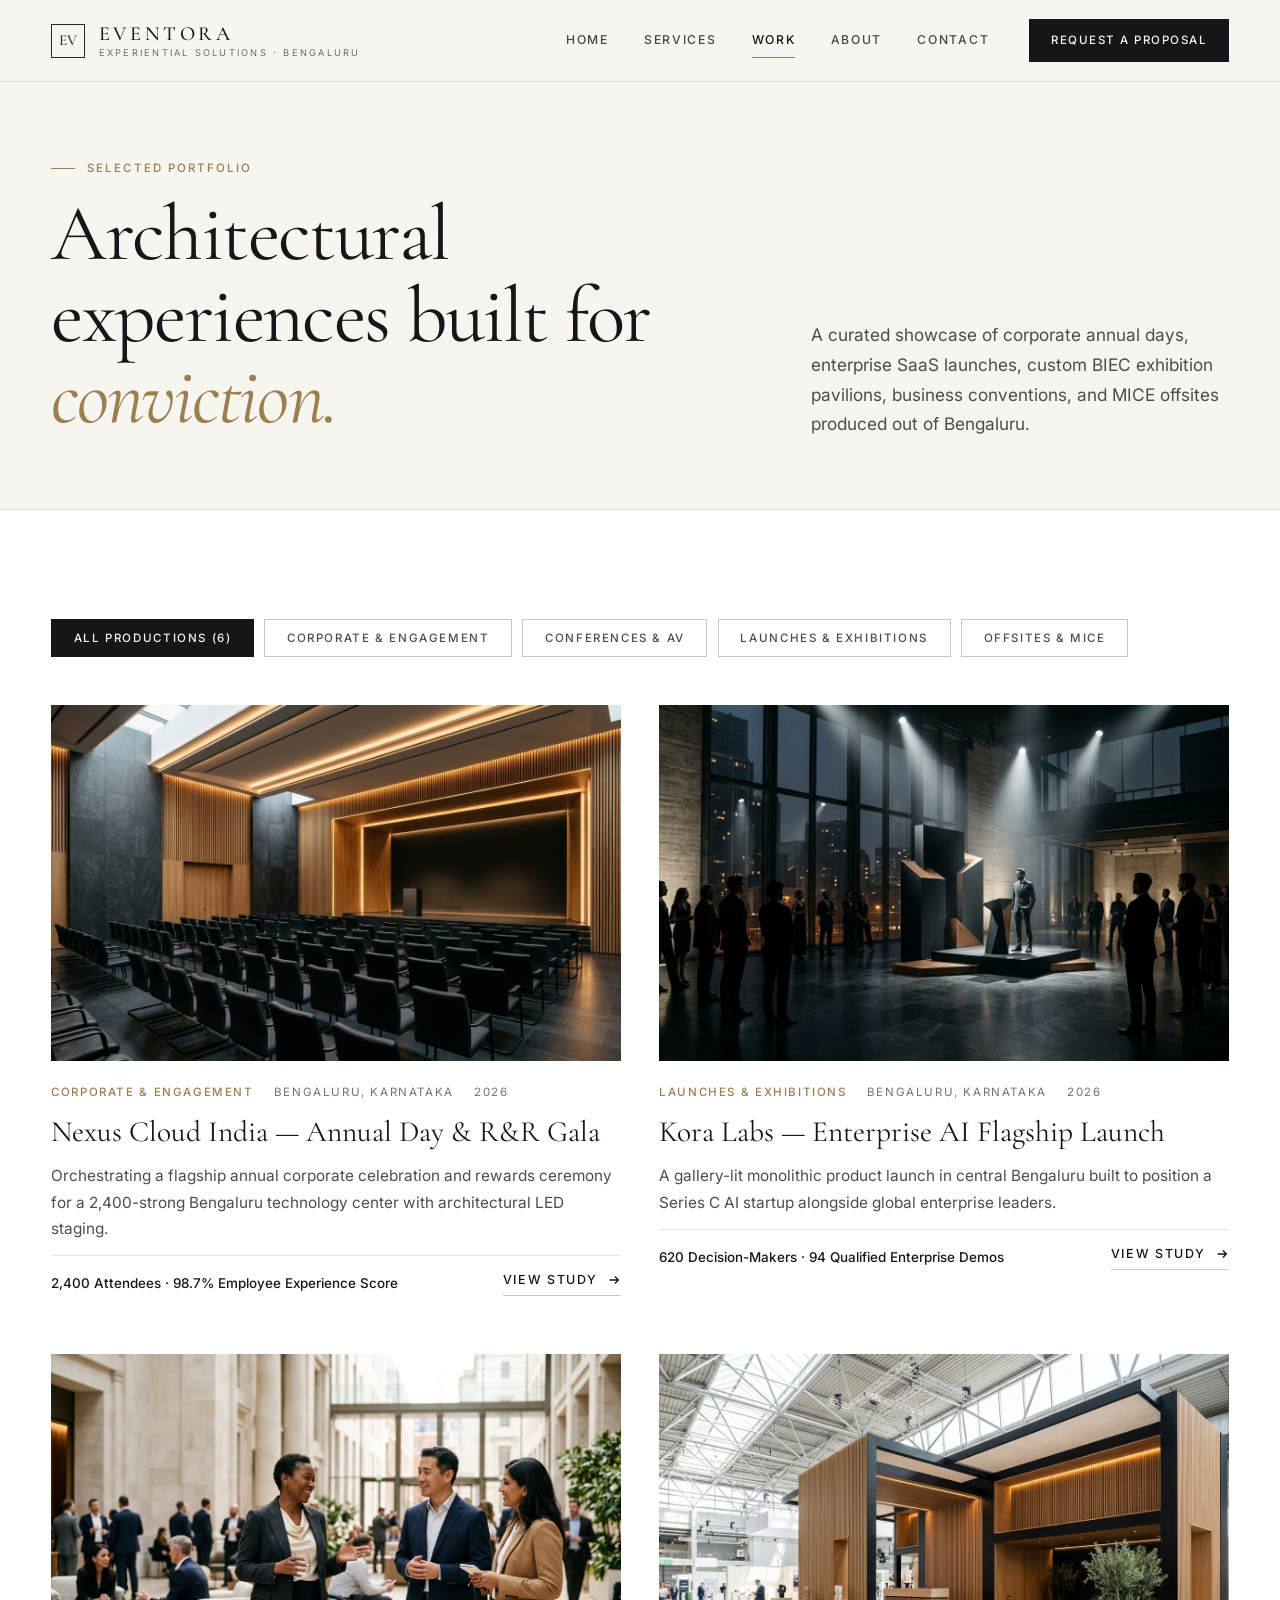
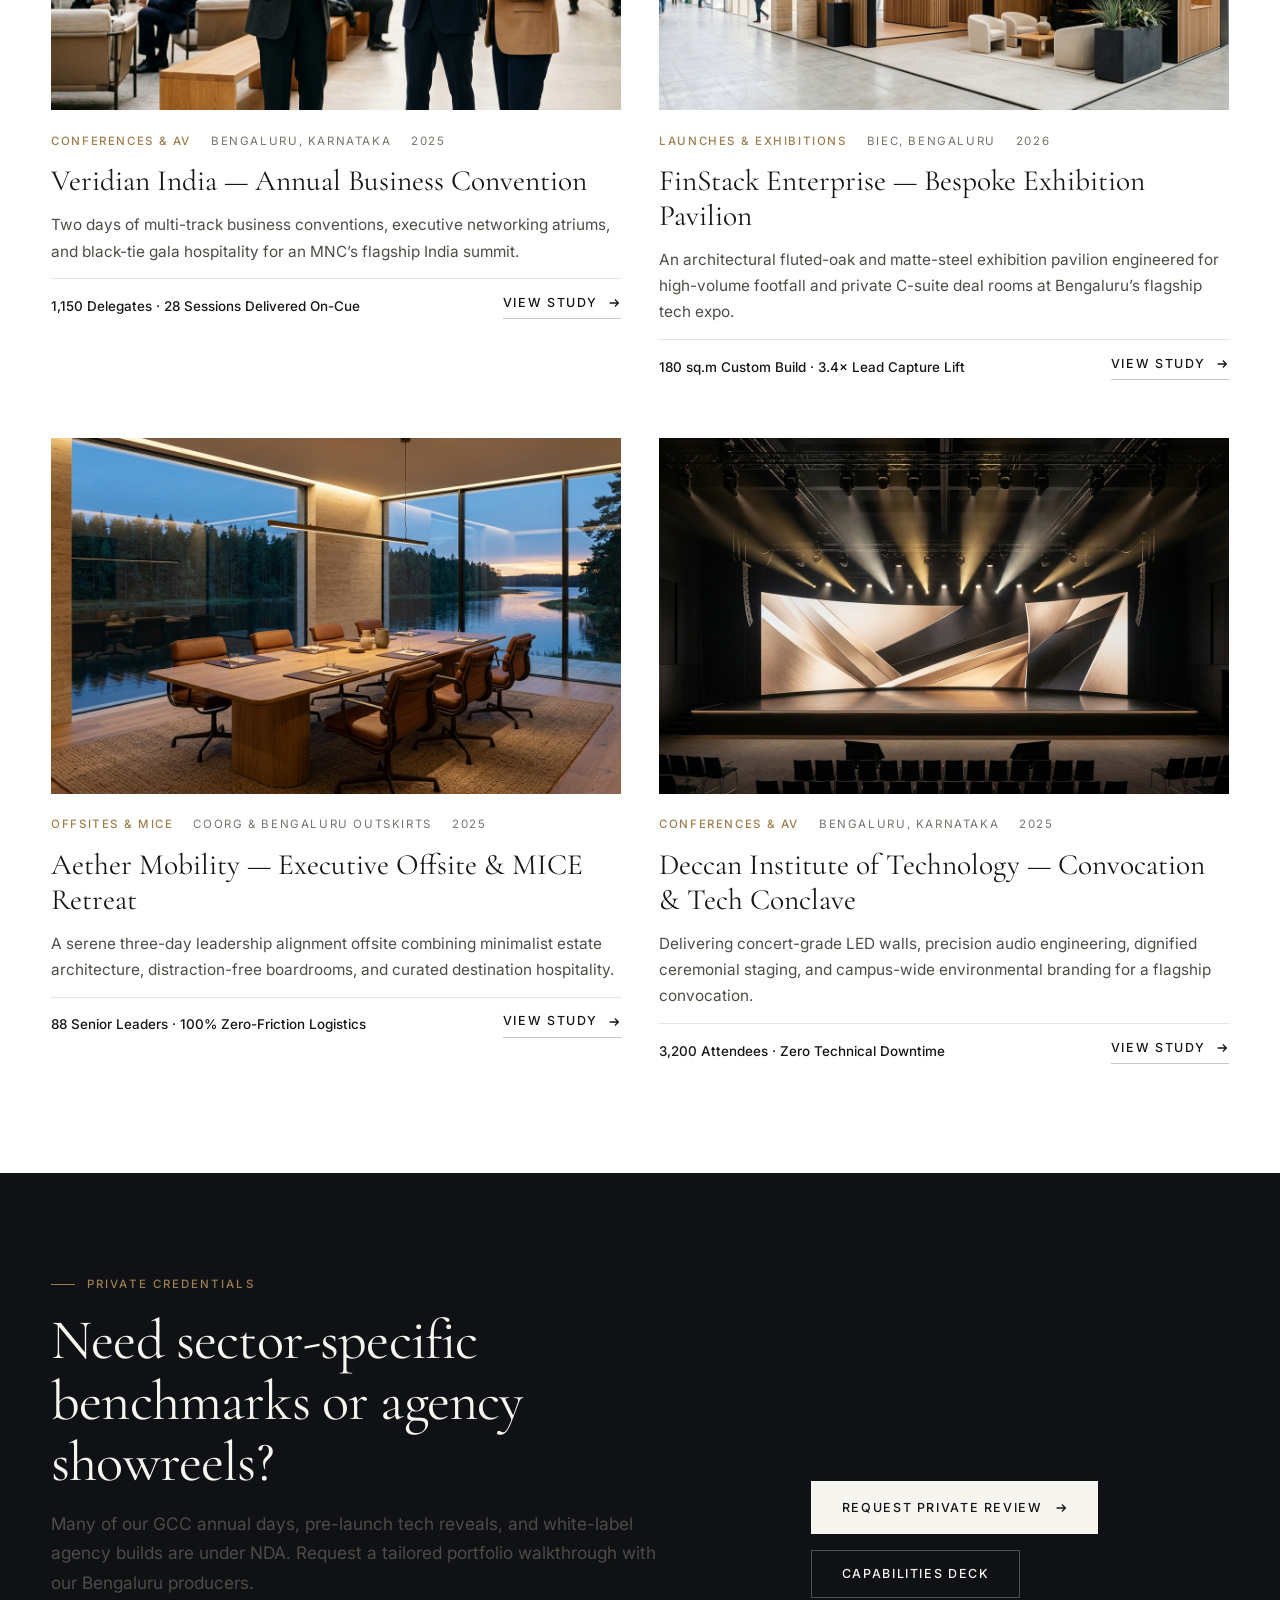
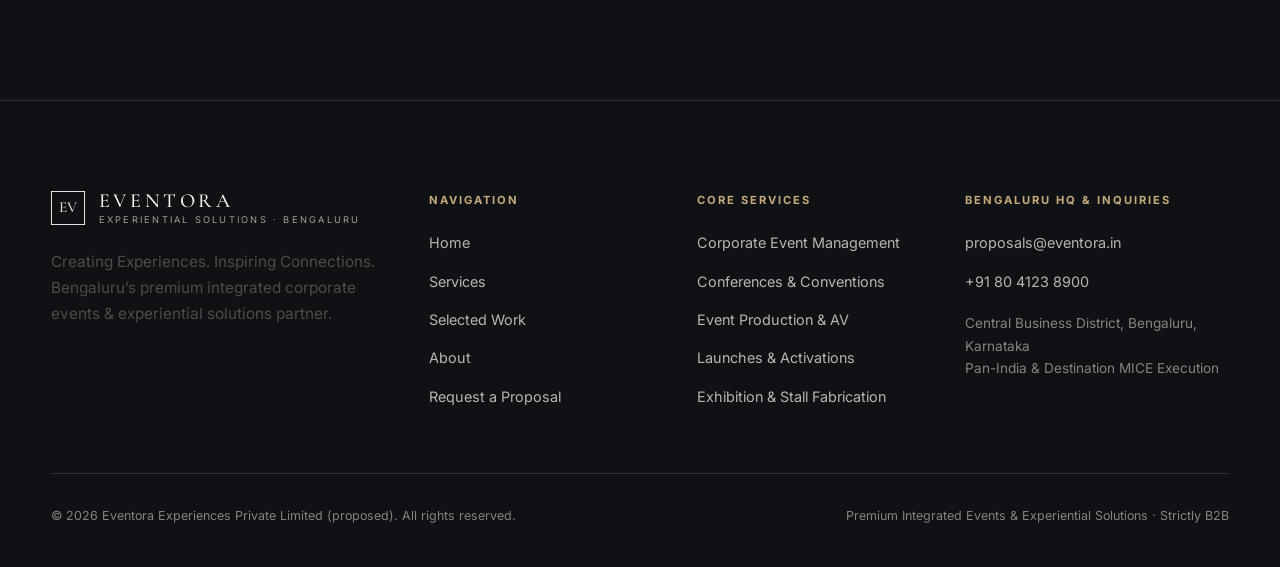
<file: work.html>
<!DOCTYPE html>
<html lang="en">
<head>
  <meta charset="UTF-8">
  <meta name="viewport" content="width=device-width, initial-scale=1.0">
  <title>Selected Work — EVENTORA | Bengaluru Corporate Events</title>
  <meta name="description" content="Explore curated Bengaluru and pan-India corporate event case studies by EVENTORA across annual days, product launches, exhibitions, conferences, and MICE offsites.">
  <link rel="preconnect" href="https://fonts.googleapis.com">
  <link rel="preconnect" href="https://fonts.gstatic.com" crossorigin>
  <link href="https://fonts.googleapis.com/css2?family=Cormorant+Garamond:ital,wght@0,400;0,500;0,600;1,400&family=Inter:wght@300;400;500;600&display=swap" rel="stylesheet">
  <link rel="stylesheet" href="css/styles.css">
</head>
<body>

  <!-- Header -->
  <header class="site-header header-solid">
    <div class="container header-inner">
      <a href="index.html" class="brand-mark" aria-label="EVENTORA Home">
        <span class="brand-monogram">EV</span>
        <span class="brand-wordmark">
          <span class="brand-name">EVENTORA</span>
          <span class="brand-sub">Experiential Solutions · Bengaluru</span>
        </span>
      </a>

      <nav class="nav-desktop" aria-label="Primary Navigation">
        <div class="nav-links">
          <a href="index.html" class="nav-link">Home</a>
          <a href="services.html" class="nav-link">Services</a>
          <a href="work.html" class="nav-link active">Work</a>
          <a href="about.html" class="nav-link">About</a>
          <a href="contact.html" class="nav-link">Contact</a>
        </div>
        <a href="contact.html" class="btn btn-primary btn-sm nav-cta">Request a Proposal</a>
      </nav>

      <button class="menu-toggle" aria-label="Toggle Menu" aria-expanded="false">
        <span></span>
        <span></span>
      </button>
    </div>
  </header>

  <!-- Mobile Drawer -->
  <div class="mobile-drawer" aria-hidden="true">
    <nav class="mobile-nav-list" aria-label="Mobile Navigation">
      <a href="index.html" class="mobile-nav-link">Home <span>01</span></a>
      <a href="services.html" class="mobile-nav-link">Services <span>02</span></a>
      <a href="work.html" class="mobile-nav-link">Work <span>03</span></a>
      <a href="about.html" class="mobile-nav-link">About <span>04</span></a>
      <a href="contact.html" class="mobile-nav-link">Contact <span>05</span></a>
    </nav>
    <div class="mobile-drawer-footer">
      <a href="contact.html" class="btn btn-light">Request a Proposal</a>
      <p class="meta-label">Bengaluru HQ · Pan-India &amp; Destination MICE</p>
    </div>
  </div>

  <main>
    <section class="page-hero surface-alabaster">
      <div class="container page-hero-grid">
        <div class="section-header-stack">
          <span class="eyebrow">Selected Portfolio</span>
          <h1 class="display-xl">Architectural experiences built for <em>conviction.</em></h1>
        </div>
        <p class="lead-copy">A curated showcase of corporate annual days, enterprise SaaS launches, custom BIEC exhibition pavilions, business conventions, and MICE offsites produced out of Bengaluru.</p>
      </div>
    </section>

    <section class="section surface-paper">
      <div class="container">
        <div class="filter-bar" role="tablist" aria-label="Filter case studies by category">
          <button type="button" class="filter-btn is-active" data-filter="all">All Productions (6)</button>
          <button type="button" class="filter-btn" data-filter="corporate">Corporate &amp; Engagement</button>
          <button type="button" class="filter-btn" data-filter="conferences">Conferences &amp; AV</button>
          <button type="button" class="filter-btn" data-filter="launches">Launches &amp; Exhibitions</button>
          <button type="button" class="filter-btn" data-filter="mice">Offsites &amp; MICE</button>
        </div>

        <div id="portfolio-grid" class="portfolio-grid">
          <!-- Hydrated dynamically from js/data.js -->
        </div>
      </div>
    </section>

    <!-- Confidentiality Note + CTA -->
    <section class="cta-band">
      <div class="container cta-band-inner" data-reveal>
        <div class="section-header-stack">
          <span class="eyebrow">Private Credentials</span>
          <h2 class="display-lg">Need sector-specific benchmarks or agency showreels?</h2>
          <p class="lead-copy" style="max-width: 56ch;">Many of our GCC annual days, pre-launch tech reveals, and white-label agency builds are under NDA. Request a tailored portfolio walkthrough with our Bengaluru producers.</p>
        </div>
        <div class="cta-band-actions">
          <div class="btn-group">
            <a href="contact.html" class="btn btn-light">
              Request Private Review
              <svg viewBox="0 0 16 16" fill="none" stroke="currentColor" stroke-width="1.5"><path d="M3 8h10M9 4l4 4-4 4"/></svg>
            </a>
            <button type="button" class="btn btn-outline-light" data-open-deck>Capabilities Deck</button>
          </div>
        </div>
      </div>
    </section>
  </main>

  <!-- Footer -->
  <footer class="site-footer">
    <div class="container">
      <div class="footer-grid">
        <div class="section-header-stack">
          <a href="index.html" class="brand-mark">
            <span class="brand-monogram">EV</span>
            <span class="brand-wordmark">
              <span class="brand-name">EVENTORA</span>
              <span class="brand-sub">Experiential Solutions · Bengaluru</span>
            </span>
          </a>
          <p class="body-copy" style="max-width: 34ch; margin-top: 0.5rem;">Creating Experiences. Inspiring Connections. Bengaluru’s premium integrated corporate events &amp; experiential solutions partner.</p>
        </div>
        <div>
          <h4 class="footer-col-title">Navigation</h4>
          <ul class="footer-links">
            <li><a href="index.html">Home</a></li>
            <li><a href="services.html">Services</a></li>
            <li><a href="work.html">Selected Work</a></li>
            <li><a href="about.html">About</a></li>
            <li><a href="contact.html">Request a Proposal</a></li>
          </ul>
        </div>
        <div>
          <h4 class="footer-col-title">Core Services</h4>
          <ul class="footer-links">
            <li><a href="services.html#corporate-events">Corporate Event Management</a></li>
            <li><a href="services.html#conferences">Conferences &amp; Conventions</a></li>
            <li><a href="services.html#av-production">Event Production &amp; AV</a></li>
            <li><a href="services.html#product-launches">Launches &amp; Activations</a></li>
            <li><a href="services.html#exhibition-stalls">Exhibition &amp; Stall Fabrication</a></li>
          </ul>
        </div>
        <div>
          <h4 class="footer-col-title">Bengaluru HQ &amp; Inquiries</h4>
          <ul class="footer-links">
            <li><a href="mailto:proposals@eventora.in">proposals@eventora.in</a></li>
            <li><a href="tel:+918041238900">+91 80 4123 8900</a></li>
            <li style="color: var(--ink-light-muted); font-size: 0.85rem; margin-top: 0.4rem;">Central Business District, Bengaluru, Karnataka<br>Pan-India &amp; Destination MICE Execution</li>
          </ul>
        </div>
      </div>
      <div class="footer-bottom">
        <span>&copy; 2026 Eventora Experiences Private Limited (proposed). All rights reserved.</span>
        <span>Premium Integrated Events &amp; Experiential Solutions · Strictly B2B</span>
      </div>
    </div>
  </footer>

  <!-- Capabilities Deck Modal -->
  <div class="modal-backdrop" id="capabilities-modal" aria-hidden="true" role="dialog" aria-modal="true" aria-labelledby="deck-modal-title">
    <div class="modal-panel">
      <button type="button" class="modal-close" data-close-modal aria-label="Close modal">✕</button>
      <div id="deck-form-view" style="display: flex; flex-direction: column; gap: 1.25rem;">
        <span class="eyebrow">2026 Corporate Dossier</span>
        <h3 class="display-md" id="deck-modal-title">Download the EVENTORA Capabilities Deck</h3>
        <p class="body-copy">Includes our 8 integrated service verticals, Bengaluru venue &amp; BIEC production credentials, indicative INR budget benchmarks, and selected case study metrics.</p>
        <form id="deck-form" style="display: flex; flex-direction: column; gap: 1rem; margin-top: 0.5rem;">
          <div class="field-group">
            <label class="field-label" for="deck-name">Full Name</label>
            <input class="field-input" id="deck-name" type="text" placeholder="Ananya Sharma" required>
          </div>
          <div class="field-group">
            <label class="field-label" for="deck-email">Work Email</label>
            <input class="field-input" id="deck-email" type="email" placeholder="ananya@company.com" required>
          </div>
          <button type="submit" class="btn btn-primary" style="width: 100%; margin-top: 0.5rem;">Send Capabilities Dossier</button>
        </form>
      </div>
      <div id="deck-success-view" style="display: none; flex-direction: column; gap: 1.25rem;">
        <span class="eyebrow">Dossier Ready</span>
        <h3 class="display-md">Dispatched to your inbox.</h3>
        <p class="body-copy">Your copy of the <strong>EVENTORA 2026 Corporate Capabilities Dossier</strong> has been sent.</p>
        <div class="btn-group" style="margin-top: 0.5rem;">
          <a href="contact.html" class="btn btn-primary">Start a Proposal Brief</a>
          <button type="button" class="btn btn-outline" data-close-modal>Return to Site</button>
        </div>
      </div>
    </div>
  </div>

  <script src="js/data.js"></script>
  <script src="js/app.js"></script>
</body>
</html>
</file>
<file: css/styles.css>
/* ==========================================================================
   EVENTORA (Eventora Experiences Private Limited) — Design System
   Palette: Warm Alabaster, Pure Paper, Deep Obsidian, Champagne Bronze
   Typography: Cormorant Garamond (Editorial Display) + Inter (Swiss UI)
   ========================================================================== */

:root {
  /* Surface Palette */
  --bg-alabaster: #F7F5F0;
  --bg-paper: #FFFFFF;
  --bg-stone: #EFECE5;
  --bg-obsidian: #0F1114;
  --bg-charcoal: #171A1F;
  --bg-charcoal-soft: #20242B;

  /* Typography Colors */
  --ink-primary: #141619;
  --ink-secondary: #4E4C47;
  --ink-muted: #78746C;
  --ink-light: #F7F5F0;
  --ink-light-secondary: rgba(247, 245, 240, 0.72);
  --ink-light-muted: rgba(247, 245, 240, 0.50);

  /* Signature Accent */
  --accent-bronze: #9C7E4F;
  --accent-bronze-light: #C6AA7B;
  --accent-bronze-tint: rgba(156, 126, 79, 0.10);

  /* Hairlines & Borders */
  --border-light: rgba(20, 22, 25, 0.11);
  --border-light-strong: rgba(20, 22, 25, 0.24);
  --border-dark: rgba(247, 245, 240, 0.13);
  --border-dark-strong: rgba(247, 245, 240, 0.28);

  /* Typography Families */
  --font-serif: 'Cormorant Garamond', Georgia, 'Times New Roman', serif;
  --font-sans: 'Inter', -apple-system, BlinkMacSystemFont, 'Segoe UI', sans-serif;

  /* Spacing & Layout */
  --container-max: 1320px;
  --gutter: clamp(1.25rem, 4vw, 3.5rem);
  --section-pad: clamp(4.5rem, 8.5vw, 8.5rem);
  --header-height: 82px;

  /* Motion */
  --ease-editorial: cubic-bezier(0.22, 1, 0.36, 1);
  --t-fast: 220ms;
  --t-med: 420ms;
  --t-slow: 720ms;
}

/* Reset & Base */
*, *::before, *::after {
  box-sizing: border-box;
  margin: 0;
  padding: 0;
}

html {
  scroll-behavior: smooth;
  -webkit-font-smoothing: antialiased;
  -moz-osx-font-smoothing: grayscale;
  background-color: var(--bg-alabaster);
  color: var(--ink-primary);
  font-size: 16px;
}

body {
  font-family: var(--font-sans);
  font-weight: 400;
  line-height: 1.65;
  color: var(--ink-primary);
  background-color: var(--bg-alabaster);
  overflow-x: hidden;
}

img {
  display: block;
  max-width: 100%;
  height: auto;
}

a {
  color: inherit;
  text-decoration: none;
}

button, input, select, textarea {
  font-family: inherit;
  font-size: inherit;
  color: inherit;
}

button {
  background: none;
  border: none;
  cursor: pointer;
}

ul, ol {
  list-style: none;
}

:focus-visible {
  outline: 2px solid var(--accent-bronze);
  outline-offset: 3px;
}

/* ==========================================================================
   Typography Hierarchy
   ========================================================================== */
.display-xl {
  font-family: var(--font-serif);
  font-weight: 400;
  font-size: clamp(2.85rem, 6.2vw, 5.5rem);
  line-height: 1.03;
  letter-spacing: -0.02em;
}

.display-lg {
  font-family: var(--font-serif);
  font-weight: 400;
  font-size: clamp(2.25rem, 4.4vw, 3.85rem);
  line-height: 1.08;
  letter-spacing: -0.015em;
}

.display-md {
  font-family: var(--font-serif);
  font-weight: 400;
  font-size: clamp(1.75rem, 3vw, 2.65rem);
  line-height: 1.15;
  letter-spacing: -0.01em;
}

.display-sm {
  font-family: var(--font-serif);
  font-weight: 500;
  font-size: clamp(1.35rem, 2vw, 1.85rem);
  line-height: 1.22;
}

.display-xl em,
.display-lg em,
.display-md em,
.display-sm em {
  font-style: italic;
  font-weight: 400;
  color: var(--accent-bronze);
}

.surface-dark .display-xl em,
.surface-dark .display-lg em,
.surface-dark .display-md em,
.hero .display-xl em {
  color: var(--accent-bronze-light);
}

.eyebrow {
  display: inline-flex;
  align-items: center;
  gap: 0.75rem;
  font-family: var(--font-sans);
  font-size: 0.72rem;
  font-weight: 500;
  letter-spacing: 0.18em;
  text-transform: uppercase;
  color: var(--accent-bronze);
}

.eyebrow::before {
  content: '';
  display: inline-block;
  width: 24px;
  height: 1px;
  background-color: currentColor;
}

.surface-dark .eyebrow,
.hero .eyebrow {
  color: var(--accent-bronze-light);
}

.lead-copy {
  font-size: clamp(1.02rem, 1.35vw, 1.18rem);
  line-height: 1.72;
  color: var(--ink-secondary);
  font-weight: 400;
}

.surface-dark .lead-copy,
.hero .lead-copy {
  color: var(--ink-light-secondary);
}

.body-copy {
  font-size: 0.96rem;
  line-height: 1.7;
  color: var(--ink-secondary);
}

.surface-dark .body-copy {
  color: var(--ink-light-secondary);
}

.meta-label {
  font-size: 0.72rem;
  font-weight: 500;
  letter-spacing: 0.14em;
  text-transform: uppercase;
  color: var(--ink-muted);
}

.surface-dark .meta-label {
  color: var(--ink-light-muted);
}

/* ==========================================================================
   Layout Utilities
   ========================================================================== */
.container {
  width: 100%;
  max-width: var(--container-max);
  margin: 0 auto;
  padding-inline: var(--gutter);
}

.section {
  padding-block: var(--section-pad);
}

.section-compact {
  padding-block: clamp(3rem, 5.5vw, 5rem);
}

.surface-alabaster {
  background-color: var(--bg-alabaster);
  color: var(--ink-primary);
}

.surface-paper {
  background-color: var(--bg-paper);
  color: var(--ink-primary);
}

.surface-stone {
  background-color: var(--bg-stone);
  color: var(--ink-primary);
}

.surface-dark {
  background-color: var(--bg-obsidian);
  color: var(--ink-light);
}

.hairline-top {
  border-top: 1px solid var(--border-light);
}

.hairline-bottom {
  border-bottom: 1px solid var(--border-light);
}

.surface-dark .hairline-top {
  border-top-color: var(--border-dark);
}

.surface-dark .hairline-bottom {
  border-bottom-color: var(--border-dark);
}

.section-header {
  display: grid;
  grid-template-columns: 1fr;
  gap: 1.5rem;
  margin-bottom: clamp(2.75rem, 5vw, 4.5rem);
}

@media (min-width: 900px) {
  .section-header.split {
    grid-template-columns: 1.15fr 0.85fr;
    align-items: end;
    gap: 3.5rem;
  }
}

.section-header-stack {
  display: flex;
  flex-direction: column;
  gap: 1rem;
}

/* ==========================================================================
   Buttons & Links
   ========================================================================== */
.btn {
  display: inline-flex;
  align-items: center;
  justify-content: center;
  gap: 0.7rem;
  padding: 0.95rem 1.85rem;
  font-size: 0.78rem;
  font-weight: 500;
  letter-spacing: 0.13em;
  text-transform: uppercase;
  border: 1px solid transparent;
  transition: background-color var(--t-fast) var(--ease-editorial),
              color var(--t-fast) var(--ease-editorial),
              border-color var(--t-fast) var(--ease-editorial),
              transform var(--t-fast) var(--ease-editorial);
  white-space: nowrap;
}

.btn svg {
  width: 14px;
  height: 14px;
  transition: transform var(--t-fast) var(--ease-editorial);
}

.btn:hover svg {
  transform: translateX(3px);
}

.btn-primary {
  background-color: var(--ink-primary);
  color: var(--ink-light);
  border-color: var(--ink-primary);
}

.btn-primary:hover {
  background-color: var(--accent-bronze);
  border-color: var(--accent-bronze);
  color: #FFFFFF;
}

.btn-light {
  background-color: var(--bg-alabaster);
  color: var(--ink-primary);
  border-color: var(--bg-alabaster);
}

.btn-light:hover {
  background-color: var(--accent-bronze-light);
  border-color: var(--accent-bronze-light);
  color: var(--bg-obsidian);
}

.btn-outline {
  background-color: transparent;
  color: var(--ink-primary);
  border-color: var(--border-light-strong);
}

.btn-outline:hover {
  border-color: var(--ink-primary);
  background-color: var(--ink-primary);
  color: var(--ink-light);
}

.btn-outline-light {
  background-color: transparent;
  color: var(--ink-light);
  border-color: var(--border-dark-strong);
}

.btn-outline-light:hover {
  border-color: var(--bg-alabaster);
  background-color: var(--bg-alabaster);
  color: var(--ink-primary);
}

.btn-sm {
  padding: 0.68rem 1.3rem;
  font-size: 0.72rem;
}

.text-link {
  display: inline-flex;
  align-items: center;
  gap: 0.55rem;
  font-size: 0.78rem;
  font-weight: 500;
  letter-spacing: 0.13em;
  text-transform: uppercase;
  color: var(--ink-primary);
  padding-bottom: 0.3rem;
  border-bottom: 1px solid var(--border-light-strong);
  transition: color var(--t-fast), border-color var(--t-fast);
}

.text-link:hover {
  color: var(--accent-bronze);
  border-bottom-color: var(--accent-bronze);
}

.surface-dark .text-link {
  color: var(--ink-light);
  border-bottom-color: var(--border-dark-strong);
}

.surface-dark .text-link:hover {
  color: var(--accent-bronze-light);
  border-bottom-color: var(--accent-bronze-light);
}

.text-link svg {
  width: 14px;
  height: 14px;
  transition: transform var(--t-fast) var(--ease-editorial);
}

.text-link:hover svg {
  transform: translateX(3px);
}

.btn-group {
  display: flex;
  flex-wrap: wrap;
  align-items: center;
  gap: 1rem;
}

/* ==========================================================================
   Navigation Header
   ========================================================================== */
.site-header {
  position: fixed;
  top: 0;
  left: 0;
  right: 0;
  height: var(--header-height);
  z-index: 100;
  transition: background-color var(--t-med) var(--ease-editorial),
              border-color var(--t-med) var(--ease-editorial),
              color var(--t-med) var(--ease-editorial),
              backdrop-filter var(--t-med) var(--ease-editorial);
  border-bottom: 1px solid transparent;
}

.site-header.header-over-dark {
  background-color: transparent;
  color: var(--ink-light);
  border-bottom-color: rgba(247, 245, 240, 0.12);
}

.site-header.header-solid,
.site-header.is-scrolled {
  background-color: rgba(247, 245, 240, 0.94);
  backdrop-filter: blur(14px);
  -webkit-backdrop-filter: blur(14px);
  color: var(--ink-primary);
  border-bottom-color: var(--border-light);
}

.header-inner {
  height: 100%;
  display: flex;
  align-items: center;
  justify-content: space-between;
  gap: 2rem;
}

.brand-mark {
  display: inline-flex;
  align-items: center;
  gap: 0.85rem;
}

.brand-monogram {
  width: 34px;
  height: 34px;
  border: 1px solid currentColor;
  display: grid;
  place-items: center;
  font-family: var(--font-serif);
  font-size: 0.95rem;
  font-weight: 500;
  letter-spacing: 0.04em;
  opacity: 0.92;
}

.brand-wordmark {
  display: flex;
  flex-direction: column;
  line-height: 1;
}

.brand-name {
  font-family: var(--font-serif);
  font-size: 1.25rem;
  font-weight: 500;
  letter-spacing: 0.18em;
  text-transform: uppercase;
}

.brand-sub {
  font-size: 0.58rem;
  letter-spacing: 0.24em;
  text-transform: uppercase;
  opacity: 0.62;
  margin-top: 0.25rem;
}

.nav-desktop {
  display: none;
  align-items: center;
  gap: 2.5rem;
}

@media (min-width: 960px) {
  .nav-desktop {
    display: flex;
  }
}

.nav-links {
  display: flex;
  align-items: center;
  gap: 2.2rem;
}

.nav-link {
  font-size: 0.76rem;
  font-weight: 500;
  letter-spacing: 0.14em;
  text-transform: uppercase;
  position: relative;
  padding-block: 0.35rem;
  opacity: 0.78;
  transition: opacity var(--t-fast);
}

.nav-link:hover,
.nav-link.active {
  opacity: 1;
}

.nav-link.active::after {
  content: '';
  position: absolute;
  left: 0;
  right: 0;
  bottom: -2px;
  height: 1px;
  background-color: var(--accent-bronze);
}

.header-over-dark:not(.is-scrolled) .nav-link.active::after {
  background-color: var(--accent-bronze-light);
}

.header-over-dark:not(.is-scrolled) .nav-cta {
  background-color: var(--bg-alabaster);
  color: var(--ink-primary);
  border-color: var(--bg-alabaster);
}

.header-over-dark:not(.is-scrolled) .nav-cta:hover {
  background-color: var(--accent-bronze-light);
  border-color: var(--accent-bronze-light);
  color: var(--bg-obsidian);
}

/* Mobile Menu Toggle */
.menu-toggle {
  display: inline-flex;
  flex-direction: column;
  justify-content: center;
  gap: 6px;
  width: 40px;
  height: 40px;
  align-items: flex-end;
  color: inherit;
}

@media (min-width: 960px) {
  .menu-toggle {
    display: none;
  }
}

.menu-toggle span {
  display: block;
  height: 1.5px;
  background-color: currentColor;
  transition: transform var(--t-fast), opacity var(--t-fast), width var(--t-fast);
}

.menu-toggle span:first-child { width: 26px; }
.menu-toggle span:last-child { width: 18px; }

.menu-toggle[aria-expanded="true"] span:first-child {
  width: 24px;
  transform: translateY(3.75px) rotate(45deg);
}

.menu-toggle[aria-expanded="true"] span:last-child {
  width: 24px;
  transform: translateY(-3.75px) rotate(-45deg);
}

/* Mobile Drawer */
.mobile-drawer {
  position: fixed;
  inset: 0;
  background-color: var(--bg-obsidian);
  color: var(--ink-light);
  z-index: 95;
  display: flex;
  flex-direction: column;
  justify-content: space-between;
  padding: calc(var(--header-height) + 2.5rem) var(--gutter) 2.5rem;
  opacity: 0;
  visibility: hidden;
  pointer-events: none;
  transition: opacity var(--t-med) var(--ease-editorial), visibility var(--t-med);
}

.mobile-drawer.is-open {
  opacity: 1;
  visibility: visible;
  pointer-events: auto;
}

.mobile-nav-list {
  display: flex;
  flex-direction: column;
  gap: 1.4rem;
}

.mobile-nav-link {
  font-family: var(--font-serif);
  font-size: clamp(2rem, 8vw, 3rem);
  font-weight: 400;
  line-height: 1.15;
  color: var(--ink-light);
  display: flex;
  align-items: baseline;
  justify-content: space-between;
  padding-bottom: 0.75rem;
  border-bottom: 1px solid var(--border-dark);
}

.mobile-nav-link span {
  font-family: var(--font-sans);
  font-size: 0.72rem;
  letter-spacing: 0.16em;
  color: var(--accent-bronze-light);
}

.mobile-drawer-footer {
  display: flex;
  flex-direction: column;
  gap: 1.25rem;
  padding-top: 2rem;
}

/* ==========================================================================
   Hero — Home Page
   ========================================================================== */
.hero {
  position: relative;
  min-height: 94vh;
  display: flex;
  align-items: flex-end;
  padding-top: calc(var(--header-height) + 4rem);
  padding-bottom: clamp(3.5rem, 7vw, 6rem);
  background-color: var(--bg-obsidian);
  color: var(--ink-light);
  overflow: hidden;
}

.hero-media {
  position: absolute;
  inset: 0;
  z-index: 0;
}

.hero-media img {
  width: 100%;
  height: 100%;
  object-fit: cover;
  object-position: center;
  transform: scale(1.03);
  transition: transform 8s ease-out;
}

.hero.is-ready .hero-media img {
  transform: scale(1);
}

.hero-overlay {
  position: absolute;
  inset: 0;
  background: linear-gradient(
    180deg,
    rgba(12, 14, 17, 0.56) 0%,
    rgba(12, 14, 17, 0.42) 45%,
    rgba(12, 14, 17, 0.88) 100%
  );
  z-index: 1;
}

.hero-content {
  position: relative;
  z-index: 2;
  width: 100%;
}

.hero-grid {
  display: grid;
  grid-template-columns: 1fr;
  gap: 2.5rem;
  align-items: end;
}

@media (min-width: 960px) {
  .hero-grid {
    grid-template-columns: 1.35fr 0.65fr;
    gap: 4rem;
  }
}

.hero-headline-wrap {
  display: flex;
  flex-direction: column;
  gap: 1.5rem;
}

.hero-aside {
  display: flex;
  flex-direction: column;
  gap: 1.75rem;
  padding-left: 0;
}

@media (min-width: 960px) {
  .hero-aside {
    border-left: 1px solid var(--border-dark);
    padding-left: 2.5rem;
  }
}

.hero-meta-bar {
  margin-top: clamp(2.5rem, 5vw, 4.25rem);
  padding-top: 1.5rem;
  border-top: 1px solid var(--border-dark);
  display: flex;
  flex-wrap: wrap;
  justify-content: space-between;
  align-items: center;
  gap: 1rem 2rem;
  font-size: 0.72rem;
  letter-spacing: 0.16em;
  text-transform: uppercase;
  color: var(--ink-light-muted);
}

.hero-cities {
  display: flex;
  flex-wrap: wrap;
  gap: 0.6rem 1.4rem;
}

.hero-cities span {
  color: var(--ink-light-secondary);
}

/* ==========================================================================
   Page Hero (Interior Pages)
   ========================================================================== */
.page-hero {
  padding-top: calc(var(--header-height) + clamp(3.5rem, 6vw, 5.5rem));
  padding-bottom: clamp(3rem, 5.5vw, 4.75rem);
  border-bottom: 1px solid var(--border-light);
}

.page-hero.surface-dark {
  border-bottom-color: var(--border-dark);
}

.page-hero-grid {
  display: grid;
  grid-template-columns: 1fr;
  gap: 2rem;
  align-items: end;
}

@media (min-width: 900px) {
  .page-hero-grid {
    grid-template-columns: 1.25fr 0.75fr;
    gap: 4rem;
  }
}

/* ==========================================================================
   Trusted Client Strip
   ========================================================================== */
.trust-strip {
  padding-block: 2.6rem;
  background-color: var(--bg-paper);
  border-bottom: 1px solid var(--border-light);
}

.trust-inner {
  display: flex;
  flex-direction: column;
  gap: 1.6rem;
}

@media (min-width: 1024px) {
  .trust-inner {
    flex-direction: row;
    align-items: center;
    justify-content: space-between;
  }
}

.trust-label {
  font-size: 0.7rem;
  letter-spacing: 0.16em;
  text-transform: uppercase;
  color: var(--ink-muted);
  white-space: nowrap;
}

.trust-logos {
  display: grid;
  grid-template-columns: repeat(2, 1fr);
  gap: 1.25rem 2rem;
  align-items: center;
}

@media (min-width: 640px) {
  .trust-logos {
    grid-template-columns: repeat(3, 1fr);
  }
}

@media (min-width: 1024px) {
  .trust-logos {
    display: flex;
    flex-wrap: wrap;
    justify-content: flex-end;
    gap: 1.5rem 2.8rem;
  }
}

.client-wordmark {
  font-family: var(--font-serif);
  font-size: 1.18rem;
  font-weight: 500;
  letter-spacing: 0.14em;
  text-transform: uppercase;
  color: var(--ink-secondary);
  opacity: 0.72;
  transition: opacity var(--t-fast);
}

.client-wordmark.sans {
  font-family: var(--font-sans);
  font-size: 0.84rem;
  font-weight: 600;
  letter-spacing: 0.22em;
}

.client-wordmark:hover {
  opacity: 1;
}

/* ==========================================================================
   Metrics / Impact Strip
   ========================================================================== */
.metrics-grid {
  display: grid;
  grid-template-columns: repeat(2, 1fr);
  border-top: 1px solid var(--border-light);
  border-bottom: 1px solid var(--border-light);
}

@media (min-width: 820px) {
  .metrics-grid {
    grid-template-columns: repeat(4, 1fr);
  }
}

.surface-dark .metrics-grid {
  border-color: var(--border-dark);
}

.metric-cell {
  padding: clamp(1.8rem, 3.2vw, 2.8rem) clamp(1.25rem, 2.2vw, 2rem);
  border-bottom: 1px solid var(--border-light);
  border-right: 1px solid var(--border-light);
  display: flex;
  flex-direction: column;
  gap: 0.55rem;
}

.surface-dark .metric-cell {
  border-color: var(--border-dark);
}

.metric-cell:nth-child(2n) {
  border-right: none;
}

.metric-cell:nth-last-child(-n+2) {
  border-bottom: none;
}

@media (min-width: 820px) {
  .metric-cell {
    border-bottom: none;
    border-right: 1px solid var(--border-light);
  }
  .surface-dark .metric-cell {
    border-right-color: var(--border-dark);
  }
  .metric-cell:nth-child(2n) {
    border-right: 1px solid var(--border-light);
  }
  .surface-dark .metric-cell:nth-child(2n) {
    border-right-color: var(--border-dark);
  }
  .metric-cell:last-child {
    border-right: none;
  }
}

.metric-value {
  font-family: var(--font-serif);
  font-size: clamp(2.4rem, 4.2vw, 3.6rem);
  font-weight: 400;
  line-height: 1;
  font-variant-numeric: tabular-nums;
  color: var(--ink-primary);
}

.surface-dark .metric-value {
  color: var(--ink-light);
}

.metric-value span {
  color: var(--accent-bronze);
}

.surface-dark .metric-value span {
  color: var(--accent-bronze-light);
}

.metric-label {
  font-size: 0.84rem;
  color: var(--ink-secondary);
}

.surface-dark .metric-label {
  color: var(--ink-light-secondary);
}

/* ==========================================================================
   Services Editorial List (Home) — Inline Row Thumbnails
   ========================================================================== */
.services-editorial-list {
  border-top: 1px solid var(--border-light);
}

.service-row {
  display: grid;
  grid-template-columns: 1fr;
  gap: 1.25rem;
  padding-block: clamp(1.75rem, 3vw, 2.4rem);
  border-bottom: 1px solid var(--border-light);
  align-items: center;
  transition: background-color var(--t-fast);
}

.service-row:hover {
  background-color: rgba(247, 245, 240, 0.55);
}

@media (min-width: 960px) {
  .service-row {
    grid-template-columns: 42px 240px 1.2fr 1.65fr auto;
    gap: 2rem;
    align-items: stretch;
  }
}

.service-index {
  font-size: 0.78rem;
  font-weight: 500;
  letter-spacing: 0.16em;
  color: var(--accent-bronze);
  font-variant-numeric: tabular-nums;
  align-self: end;
  padding-bottom: 0.22rem;
}

.service-thumb {
  position: relative;
  overflow: hidden;
  background-color: var(--bg-stone);
  aspect-ratio: 16 / 7;
  width: 100%;
}

@media (min-width: 960px) {
  .service-thumb {
    aspect-ratio: auto;
    min-height: 132px;
    height: 100%;
  }
}

.service-thumb img {
  width: 100%;
  height: 100%;
  object-fit: cover;
  object-position: center;
  transition: transform 700ms var(--ease-editorial);
}

.service-row:hover .service-thumb img {
  transform: scale(1.06);
}

.service-row-title {
  font-family: var(--font-serif);
  font-size: clamp(1.45rem, 2.1vw, 1.95rem);
  font-weight: 400;
  line-height: 1.15;
  color: var(--ink-primary);
  align-self: end;
  transition: color var(--t-fast);
}

.service-row:hover .service-row-title {
  color: var(--accent-bronze);
}

.service-row-body {
  align-self: end;
}

.service-row .text-link {
  align-self: end;
  justify-self: start;
}

.service-row:hover .text-link {
  color: var(--accent-bronze);
  border-bottom-color: var(--accent-bronze);
}

.service-row:hover .text-link svg {
  transform: translateX(4px);
}

.service-tags {
  display: flex;
  flex-wrap: wrap;
  gap: 0.45rem;
  margin-top: 0.85rem;
}

.tag-pill {
  font-size: 0.66rem;
  letter-spacing: 0.11em;
  text-transform: uppercase;
  padding: 0.3rem 0.68rem;
  border: 1px solid var(--border-light);
  color: var(--ink-secondary);
  background-color: var(--bg-paper);
}

.surface-dark .tag-pill {
  border-color: var(--border-dark);
  color: var(--ink-light-secondary);
  background-color: transparent;
}

/* ==========================================================================
   Editorial Image Frames & Case Study Cards
   ========================================================================== */
.media-frame {
  position: relative;
  overflow: hidden;
  background-color: var(--bg-charcoal);
}

.media-frame.ratio-16-9 { aspect-ratio: 16 / 9; }
.media-frame.ratio-16-10 { aspect-ratio: 16 / 10; }
.media-frame.ratio-4-3 { aspect-ratio: 4 / 3; }
.media-frame.ratio-3-2 { aspect-ratio: 3 / 2; }
.media-frame.ratio-21-9 { aspect-ratio: 21 / 9; }

.media-frame img {
  width: 100%;
  height: 100%;
  object-fit: cover;
  transition: transform var(--t-slow) var(--ease-editorial);
}

.case-card:hover .media-frame img {
  transform: scale(1.04);
}

.case-grid-featured {
  display: grid;
  grid-template-columns: 1fr;
  gap: clamp(2rem, 4vw, 3.25rem);
}

@media (min-width: 860px) {
  .case-grid-featured {
    grid-template-columns: repeat(2, 1fr);
  }
  .case-card.is-wide {
    grid-column: 1 / -1;
    display: grid;
    grid-template-columns: 1.35fr 0.85fr;
    gap: 3rem;
    align-items: center;
  }
}

.case-card {
  display: flex;
  flex-direction: column;
  gap: 1.35rem;
}

.case-card-body {
  display: flex;
  flex-direction: column;
  gap: 0.85rem;
}

.case-card-meta {
  display: flex;
  flex-wrap: wrap;
  align-items: center;
  gap: 0.6rem 1.25rem;
  font-size: 0.72rem;
  letter-spacing: 0.14em;
  text-transform: uppercase;
  color: var(--ink-muted);
}

.case-card-meta .cat {
  color: var(--accent-bronze);
  font-weight: 500;
}

.surface-dark .case-card-meta {
  color: var(--ink-light-muted);
}

.surface-dark .case-card-meta .cat {
  color: var(--accent-bronze-light);
}

.case-card-title {
  font-family: var(--font-serif);
  font-size: clamp(1.55rem, 2.3vw, 2.15rem);
  font-weight: 400;
  line-height: 1.18;
  transition: color var(--t-fast);
}

.case-card:hover .case-card-title {
  color: var(--accent-bronze);
}

.surface-dark .case-card:hover .case-card-title {
  color: var(--accent-bronze-light);
}

.case-kpi-line {
  padding-top: 0.85rem;
  border-top: 1px solid var(--border-light);
  display: flex;
  justify-content: space-between;
  align-items: center;
  gap: 1rem;
  font-size: 0.84rem;
  color: var(--ink-secondary);
}

.surface-dark .case-kpi-line {
  border-top-color: var(--border-dark);
  color: var(--ink-light-secondary);
}

.case-kpi-line strong {
  font-weight: 500;
  color: var(--ink-primary);
}

.surface-dark .case-kpi-line strong {
  color: var(--ink-light);
}

/* ==========================================================================
   Methodology / Process Grid
   ========================================================================== */
.process-grid {
  display: grid;
  grid-template-columns: 1fr;
  gap: 0;
  border-top: 1px solid var(--border-dark);
}

@media (min-width: 820px) {
  .process-grid {
    grid-template-columns: repeat(4, 1fr);
  }
}

.process-step {
  padding: 2.25rem 0;
  border-bottom: 1px solid var(--border-dark);
  display: flex;
  flex-direction: column;
  gap: 1.15rem;
}

@media (min-width: 820px) {
  .process-step {
    padding: 2.5rem 2rem 2.5rem 0;
    padding-left: 2rem;
    border-bottom: none;
    border-right: 1px solid var(--border-dark);
  }
  .process-step:first-child {
    padding-left: 0;
  }
  .process-step:last-child {
    border-right: none;
    padding-right: 0;
  }
}

.process-num {
  font-family: var(--font-serif);
  font-size: 2rem;
  font-weight: 400;
  color: var(--accent-bronze-light);
  line-height: 1;
}

.process-title {
  font-family: var(--font-serif);
  font-size: 1.5rem;
  font-weight: 400;
  line-height: 1.2;
}

/* ==========================================================================
   Testimonials
   ========================================================================== */
.testimonials-grid {
  display: grid;
  grid-template-columns: 1fr;
  gap: 2rem;
}

@media (min-width: 860px) {
  .testimonials-grid {
    grid-template-columns: repeat(2, 1fr);
    gap: 3rem;
  }
}

.testimonial-card {
  background-color: var(--bg-paper);
  border: 1px solid var(--border-light);
  padding: clamp(2rem, 3.8vw, 3.25rem);
  display: flex;
  flex-direction: column;
  justify-content: space-between;
  gap: 2rem;
}

.testimonial-quote {
  font-family: var(--font-serif);
  font-size: clamp(1.35rem, 2.1vw, 1.78rem);
  line-height: 1.38;
  font-weight: 400;
  color: var(--ink-primary);
}

.testimonial-author {
  padding-top: 1.35rem;
  border-top: 1px solid var(--border-light);
  display: flex;
  justify-content: space-between;
  align-items: flex-end;
  gap: 1rem;
}

.author-name {
  font-weight: 500;
  font-size: 0.92rem;
  color: var(--ink-primary);
}

.author-role {
  font-size: 0.8rem;
  color: var(--ink-muted);
  margin-top: 0.2rem;
}

/* ==========================================================================
   Closing CTA Band
   ========================================================================== */
.cta-band {
  background-color: var(--bg-obsidian);
  color: var(--ink-light);
  padding-block: clamp(4.5rem, 8vw, 7.5rem);
  position: relative;
  overflow: hidden;
}

.cta-band-inner {
  display: grid;
  grid-template-columns: 1fr;
  gap: 2.5rem;
  align-items: end;
}

@media (min-width: 900px) {
  .cta-band-inner {
    grid-template-columns: 1.25fr 0.75fr;
    gap: 4rem;
  }
}

.cta-band-actions {
  display: flex;
  flex-direction: column;
  gap: 1.25rem;
  align-items: flex-start;
}

@media (min-width: 900px) {
  .cta-band-actions {
    align-items: flex-end;
  }
}

/* ==========================================================================
   Services Deep-Dive Blocks (Services Page)
   ========================================================================== */
.anchor-bar {
  background-color: var(--bg-paper);
  border-bottom: 1px solid var(--border-light);
  position: sticky;
  top: var(--header-height);
  z-index: 40;
}

.anchor-bar-inner {
  display: flex;
  gap: 1.5rem;
  overflow-x: auto;
  padding-block: 1.05rem;
  scrollbar-width: none;
}

@media (min-width: 1024px) {
  .anchor-bar-inner {
    flex-wrap: wrap;
    justify-content: space-between;
    gap: 0.75rem 1.25rem;
    overflow-x: visible;
  }
}

.anchor-bar-inner::-webkit-scrollbar { display: none; }

.anchor-link {
  font-size: 0.72rem;
  font-weight: 500;
  letter-spacing: 0.14em;
  text-transform: uppercase;
  color: var(--ink-muted);
  white-space: nowrap;
  transition: color var(--t-fast);
}

.anchor-link:hover {
  color: var(--ink-primary);
}

.service-detail-block {
  display: grid;
  grid-template-columns: 1fr;
  gap: clamp(2rem, 4.5vw, 4.5rem);
  padding-block: clamp(3.5rem, 6vw, 5.5rem);
  border-bottom: 1px solid var(--border-light);
  align-items: center;
  scroll-margin-top: calc(var(--header-height) + 4rem);
}

@media (min-width: 920px) {
  .service-detail-block {
    grid-template-columns: 1.05fr 0.95fr;
  }
  .service-detail-block.is-reversed .service-detail-media {
    order: 2;
  }
}

.service-detail-content {
  display: flex;
  flex-direction: column;
  gap: 1.4rem;
}

.deliverables-list {
  display: grid;
  grid-template-columns: 1fr;
  gap: 0.65rem 1.5rem;
  padding-block: 1.25rem;
  border-top: 1px solid var(--border-light);
  border-bottom: 1px solid var(--border-light);
}

@media (min-width: 560px) {
  .deliverables-list {
    grid-template-columns: repeat(2, 1fr);
  }
}

.deliverables-list li {
  font-size: 0.88rem;
  color: var(--ink-secondary);
  display: flex;
  align-items: center;
  gap: 0.65rem;
}

.deliverables-list li::before {
  content: '';
  width: 6px;
  height: 6px;
  border: 1px solid var(--accent-bronze);
  flex-shrink: 0;
}

.guarantee-grid {
  display: grid;
  grid-template-columns: 1fr;
  gap: 1.5rem;
}

@media (min-width: 680px) {
  .guarantee-grid {
    grid-template-columns: repeat(2, 1fr);
  }
}

@media (min-width: 1024px) {
  .guarantee-grid {
    grid-template-columns: repeat(3, 1fr);
  }
}

.guarantee-card {
  background-color: var(--bg-paper);
  border: 1px solid var(--border-light);
  padding: 2rem;
  display: flex;
  flex-direction: column;
  gap: 0.85rem;
}

.guarantee-card h3 {
  font-family: var(--font-serif);
  font-size: 1.45rem;
  font-weight: 500;
}

/* ==========================================================================
   FAQ Accordion
   ========================================================================== */
.faq-list {
  border-top: 1px solid var(--border-light);
}

.faq-item {
  border-bottom: 1px solid var(--border-light);
}

.faq-trigger {
  width: 100%;
  display: flex;
  justify-content: space-between;
  align-items: center;
  gap: 2rem;
  padding-block: 1.6rem;
  text-align: left;
  font-family: var(--font-serif);
  font-size: clamp(1.25rem, 2vw, 1.6rem);
  font-weight: 400;
  color: var(--ink-primary);
  transition: color var(--t-fast);
}

.faq-trigger:hover {
  color: var(--accent-bronze);
}

.faq-icon {
  width: 24px;
  height: 24px;
  position: relative;
  flex-shrink: 0;
}

.faq-icon::before,
.faq-icon::after {
  content: '';
  position: absolute;
  top: 50%;
  left: 50%;
  background-color: currentColor;
  transform: translate(-50%, -50%);
  transition: transform var(--t-fast) var(--ease-editorial), opacity var(--t-fast);
}

.faq-icon::before { width: 14px; height: 1px; }
.faq-icon::after { width: 1px; height: 14px; }

.faq-item.is-open .faq-icon::after {
  transform: translate(-50%, -50%) rotate(90deg);
  opacity: 0;
}

.faq-panel {
  display: grid;
  grid-template-rows: 0fr;
  transition: grid-template-rows var(--t-med) var(--ease-editorial);
}

.faq-item.is-open .faq-panel {
  grid-template-rows: 1fr;
}

.faq-panel-inner {
  overflow: hidden;
}

.faq-panel-inner p {
  padding-bottom: 1.75rem;
  max-width: 72ch;
  color: var(--ink-secondary);
  font-size: 0.96rem;
}

/* ==========================================================================
   Work / Portfolio Filter & Grid
   ========================================================================== */
.filter-bar {
  display: flex;
  flex-wrap: wrap;
  gap: 0.65rem;
  margin-bottom: 3rem;
}

.filter-btn {
  padding: 0.68rem 1.35rem;
  font-size: 0.72rem;
  font-weight: 500;
  letter-spacing: 0.14em;
  text-transform: uppercase;
  border: 1px solid var(--border-light-strong);
  color: var(--ink-secondary);
  background-color: transparent;
  transition: all var(--t-fast);
}

.filter-btn:hover {
  border-color: var(--ink-primary);
  color: var(--ink-primary);
}

.filter-btn.is-active {
  background-color: var(--ink-primary);
  border-color: var(--ink-primary);
  color: var(--ink-light);
}

.portfolio-grid {
  display: grid;
  grid-template-columns: 1fr;
  gap: clamp(2.5rem, 4.5vw, 3.75rem) clamp(1.75rem, 3vw, 2.75rem);
}

@media (min-width: 780px) {
  .portfolio-grid {
    grid-template-columns: repeat(2, 1fr);
  }
}

/* ==========================================================================
   Case Study Detail Page
   ========================================================================== */
.cs-meta-strip {
  display: grid;
  grid-template-columns: repeat(2, 1fr);
  gap: 1.5rem;
  padding-block: 2rem;
  border-top: 1px solid var(--border-light);
  border-bottom: 1px solid var(--border-light);
  margin-block: 2.5rem;
}

@media (min-width: 820px) {
  .cs-meta-strip {
    grid-template-columns: repeat(5, 1fr);
  }
}

.cs-meta-item dt {
  font-size: 0.68rem;
  letter-spacing: 0.16em;
  text-transform: uppercase;
  color: var(--ink-muted);
  margin-bottom: 0.35rem;
}

.cs-meta-item dd {
  font-size: 0.96rem;
  font-weight: 500;
  color: var(--ink-primary);
}

.cs-editorial-grid {
  display: grid;
  grid-template-columns: 1fr;
  gap: 3rem;
}

@media (min-width: 900px) {
  .cs-editorial-grid {
    grid-template-columns: 0.4fr 0.6fr;
    gap: 5rem;
  }
}

.cs-outcome-grid {
  display: grid;
  grid-template-columns: 1fr;
  gap: 1.5rem;
  margin-top: 2.5rem;
}

@media (min-width: 720px) {
  .cs-outcome-grid {
    grid-template-columns: repeat(3, 1fr);
  }
}

.cs-outcome-card {
  background-color: var(--bg-paper);
  border: 1px solid var(--border-light);
  padding: 2rem;
}

/* ==========================================================================
   About Page Layouts
   ========================================================================== */
.tenets-grid {
  display: grid;
  grid-template-columns: 1fr;
  gap: 2rem;
}

@media (min-width: 860px) {
  .tenets-grid {
    grid-template-columns: repeat(3, 1fr);
    gap: 2.5rem;
  }
}

.tenet-card {
  padding-top: 1.75rem;
  border-top: 1px solid var(--border-light-strong);
  display: flex;
  flex-direction: column;
  gap: 1rem;
}

.studios-grid {
  display: grid;
  grid-template-columns: 1fr;
  border-top: 1px solid var(--border-dark);
}

@media (min-width: 780px) {
  .studios-grid {
    grid-template-columns: repeat(2, 1fr);
  }
}

@media (min-width: 1080px) {
  .studios-grid {
    grid-template-columns: repeat(4, 1fr);
  }
}

.studio-card {
  padding: 2rem 1.5rem 2rem 0;
  border-bottom: 1px solid var(--border-dark);
  display: flex;
  flex-direction: column;
  gap: 0.65rem;
}

@media (min-width: 1080px) {
  .studio-card {
    border-bottom: none;
    border-right: 1px solid var(--border-dark);
    padding: 2.25rem 2rem;
  }
  .studio-card:first-child { padding-left: 0; }
  .studio-card:last-child { border-right: none; padding-right: 0; }
}

.leadership-grid {
  display: grid;
  grid-template-columns: 1fr;
  gap: 2rem;
}

@media (min-width: 760px) {
  .leadership-grid {
    grid-template-columns: repeat(3, 1fr);
  }
}

.leader-card {
  background-color: var(--bg-paper);
  border: 1px solid var(--border-light);
  padding: 2.25rem;
  display: flex;
  flex-direction: column;
  gap: 0.9rem;
}

.leader-initials {
  width: 48px;
  height: 48px;
  border: 1px solid var(--accent-bronze);
  display: grid;
  place-items: center;
  font-family: var(--font-serif);
  font-size: 1.25rem;
  color: var(--accent-bronze);
  margin-bottom: 0.5rem;
}

/* ==========================================================================
   Contact & Multi-Step RFP Proposal Form
   ========================================================================== */
.contact-layout {
  display: grid;
  grid-template-columns: 1fr;
  gap: clamp(3rem, 6vw, 5.5rem);
  align-items: start;
}

@media (min-width: 960px) {
  .contact-layout {
    grid-template-columns: 0.42fr 0.58fr;
  }
}

.contact-sidebar {
  display: flex;
  flex-direction: column;
  gap: 2.25rem;
}

.sla-badge {
  display: inline-flex;
  align-items: center;
  gap: 0.7rem;
  padding: 0.7rem 1.1rem;
  background-color: var(--bg-paper);
  border: 1px solid var(--border-light);
  font-size: 0.8rem;
  color: var(--ink-primary);
  width: fit-content;
}

.sla-dot {
  width: 8px;
  height: 8px;
  border-radius: 50%;
  background-color: var(--accent-bronze);
}

.contact-info-list {
  display: flex;
  flex-direction: column;
  gap: 1.5rem;
  padding-top: 1.75rem;
  border-top: 1px solid var(--border-light);
}

.contact-info-item h4 {
  font-size: 0.7rem;
  letter-spacing: 0.16em;
  text-transform: uppercase;
  color: var(--ink-muted);
  margin-bottom: 0.35rem;
}

.contact-info-item a,
.contact-info-item p {
  font-size: 1rem;
  color: var(--ink-primary);
}

.contact-info-item a:hover {
  color: var(--accent-bronze);
}

/* RFP Card */
.rfp-card {
  background-color: var(--bg-paper);
  border: 1px solid var(--border-light);
  padding: clamp(1.75rem, 4vw, 3.5rem);
}

.rfp-progress {
  display: grid;
  grid-template-columns: repeat(3, 1fr);
  gap: 0.75rem;
  margin-bottom: 2.5rem;
}

.rfp-step-indicator {
  display: flex;
  flex-direction: column;
  gap: 0.55rem;
}

.rfp-step-bar {
  height: 2px;
  background-color: var(--border-light);
  position: relative;
  overflow: hidden;
}

.rfp-step-indicator.is-active .rfp-step-bar,
.rfp-step-indicator.is-done .rfp-step-bar {
  background-color: var(--accent-bronze);
}

.rfp-step-label {
  font-size: 0.68rem;
  letter-spacing: 0.13em;
  text-transform: uppercase;
  color: var(--ink-muted);
}

.rfp-step-indicator.is-active .rfp-step-label {
  color: var(--ink-primary);
  font-weight: 500;
}

.rfp-step-panel {
  display: none;
  flex-direction: column;
  gap: 1.85rem;
}

.rfp-step-panel.is-active {
  display: flex;
}

.field-group {
  display: flex;
  flex-direction: column;
  gap: 0.6rem;
}

.field-row {
  display: grid;
  grid-template-columns: 1fr;
  gap: 1.25rem;
}

@media (min-width: 600px) {
  .field-row {
    grid-template-columns: repeat(2, 1fr);
  }
}

.field-label {
  font-size: 0.74rem;
  font-weight: 500;
  letter-spacing: 0.12em;
  text-transform: uppercase;
  color: var(--ink-primary);
}

.field-input,
.field-select,
.field-textarea {
  width: 100%;
  padding: 0.9rem 1rem;
  background-color: var(--bg-alabaster);
  border: 1px solid var(--border-light);
  font-size: 0.95rem;
  color: var(--ink-primary);
  transition: border-color var(--t-fast), background-color var(--t-fast);
  border-radius: 0;
}

.field-input:focus,
.field-select:focus,
.field-textarea:focus {
  outline: none;
  border-color: var(--accent-bronze);
  background-color: var(--bg-paper);
}

.field-textarea {
  min-height: 120px;
  resize: vertical;
}

.option-grid {
  display: grid;
  grid-template-columns: 1fr;
  gap: 0.75rem;
}

@media (min-width: 560px) {
  .option-grid.cols-2 {
    grid-template-columns: repeat(2, 1fr);
  }
  .option-grid.cols-4 {
    grid-template-columns: repeat(2, 1fr);
  }
}

@media (min-width: 760px) {
  .option-grid.cols-4 {
    grid-template-columns: repeat(4, 1fr);
  }
}

.choice-card {
  position: relative;
  display: flex;
  flex-direction: column;
  gap: 0.25rem;
  padding: 1rem 1.15rem;
  border: 1px solid var(--border-light);
  background-color: var(--bg-alabaster);
  cursor: pointer;
  transition: border-color var(--t-fast), background-color var(--t-fast);
  text-align: left;
}

.choice-card input {
  position: absolute;
  opacity: 0;
  pointer-events: none;
}

.choice-card:hover {
  border-color: var(--border-light-strong);
}

.choice-card.is-selected {
  border-color: var(--ink-primary);
  background-color: var(--bg-paper);
  box-shadow: inset 0 0 0 1px var(--ink-primary);
}

.choice-title {
  font-size: 0.9rem;
  font-weight: 500;
  color: var(--ink-primary);
  display: flex;
  align-items: center;
  justify-content: space-between;
  gap: 0.5rem;
}

.tier-tag {
  font-size: 0.6rem;
  font-weight: 500;
  letter-spacing: 0.14em;
  text-transform: uppercase;
  padding: 0.18rem 0.48rem;
  border: 1px solid var(--accent-bronze);
  color: var(--accent-bronze);
  background-color: var(--accent-bronze-tint);
}

/* ==========================================================================
   B2B Buyer Segments Matrix (7 Corporate Buyer Verticals)
   ========================================================================== */
.buyer-segments-grid {
  display: grid;
  grid-template-columns: 1fr;
  border-top: 1px solid var(--border-light);
}

@media (min-width: 720px) {
  .buyer-segments-grid {
    grid-template-columns: repeat(2, 1fr);
  }
}

@media (min-width: 1080px) {
  .buyer-segments-grid {
    grid-template-columns: repeat(3, 1fr);
  }
}

.buyer-segment-card {
  padding: 1.85rem 1.75rem;
  border-bottom: 1px solid var(--border-light);
  border-right: 1px solid var(--border-light);
  background-color: var(--bg-paper);
  display: flex;
  flex-direction: column;
  gap: 0.65rem;
  transition: background-color var(--t-fast);
}

.buyer-segment-card:hover {
  background-color: var(--bg-alabaster);
}

.buyer-segment-card h3 {
  font-family: var(--font-serif);
  font-size: 1.4rem;
  font-weight: 500;
  line-height: 1.2;
  color: var(--ink-primary);
}

.buyer-decision-makers {
  font-size: 0.74rem;
  letter-spacing: 0.08em;
  text-transform: uppercase;
  color: var(--accent-bronze);
  font-weight: 500;
}

.buyer-segment-card.is-wide-span {
  background-color: var(--bg-obsidian);
  color: var(--ink-light);
  border-color: var(--border-dark);
}

.buyer-segment-card.is-wide-span h3 {
  color: var(--ink-light);
}

.buyer-segment-card.is-wide-span .buyer-decision-makers {
  color: var(--accent-bronze-light);
}

.buyer-segment-card.is-wide-span .body-copy {
  color: var(--ink-light-secondary);
}

@media (min-width: 1080px) {
  .buyer-segment-card.is-cta-filler {
    grid-column: span 2;
    justify-content: space-between;
  }
}

.choice-sub {
  font-size: 0.76rem;
  color: var(--ink-muted);
}

.checkbox-row {
  display: flex;
  align-items: flex-start;
  gap: 0.75rem;
  font-size: 0.88rem;
  color: var(--ink-secondary);
  cursor: pointer;
}

.checkbox-row input {
  margin-top: 0.25rem;
  accent-color: var(--ink-primary);
  width: 16px;
  height: 16px;
}

.rfp-actions {
  display: flex;
  justify-content: space-between;
  align-items: center;
  gap: 1rem;
  padding-top: 1.5rem;
  border-top: 1px solid var(--border-light);
}

.form-error {
  font-size: 0.82rem;
  color: #A4382B;
  display: none;
}

.form-error.is-visible {
  display: block;
}

.rfp-confirmation {
  display: none;
  flex-direction: column;
  gap: 1.5rem;
}

.rfp-confirmation.is-visible {
  display: flex;
}

.rfp-summary-box {
  background-color: var(--bg-alabaster);
  border: 1px solid var(--border-light);
  padding: 1.5rem;
  display: grid;
  grid-template-columns: repeat(2, 1fr);
  gap: 1rem;
  font-size: 0.88rem;
}

.rfp-summary-box dt {
  font-size: 0.68rem;
  letter-spacing: 0.14em;
  text-transform: uppercase;
  color: var(--ink-muted);
}

.rfp-summary-box dd {
  font-weight: 500;
  color: var(--ink-primary);
  margin-top: 0.2rem;
}

/* ==========================================================================
   Footer
   ========================================================================== */
.site-footer {
  background-color: var(--bg-obsidian);
  color: var(--ink-light);
  border-top: 1px solid var(--border-dark);
  padding-top: clamp(4rem, 7vw, 6rem);
  padding-bottom: 2.5rem;
}

.footer-grid {
  display: grid;
  grid-template-columns: 1fr;
  gap: 3rem;
  padding-bottom: clamp(3rem, 5vw, 4.5rem);
  border-bottom: 1px solid var(--border-dark);
}

@media (min-width: 860px) {
  .footer-grid {
    grid-template-columns: 1.5fr 1fr 1fr 1.2fr;
    gap: 3rem;
  }
}

.footer-col-title {
  font-size: 0.7rem;
  letter-spacing: 0.18em;
  text-transform: uppercase;
  color: var(--accent-bronze-light);
  margin-bottom: 1.25rem;
}

.footer-links {
  display: flex;
  flex-direction: column;
  gap: 0.75rem;
}

.footer-links a {
  font-size: 0.9rem;
  color: var(--ink-light-secondary);
  transition: color var(--t-fast);
}

.footer-links a:hover {
  color: var(--ink-light);
}

.footer-bottom {
  padding-top: 2rem;
  display: flex;
  flex-wrap: wrap;
  justify-content: space-between;
  align-items: center;
  gap: 1rem;
  font-size: 0.78rem;
  color: var(--ink-light-muted);
}

/* ==========================================================================
   Capabilities Deck Modal
   ========================================================================== */
.modal-backdrop {
  position: fixed;
  inset: 0;
  background-color: rgba(12, 14, 17, 0.74);
  backdrop-filter: blur(6px);
  z-index: 200;
  display: grid;
  place-items: center;
  padding: 1.25rem;
  opacity: 0;
  visibility: hidden;
  pointer-events: none;
  transition: opacity var(--t-med) var(--ease-editorial), visibility var(--t-med);
}

.modal-backdrop.is-open {
  opacity: 1;
  visibility: visible;
  pointer-events: auto;
}

.modal-panel {
  width: 100%;
  max-width: 540px;
  background-color: var(--bg-paper);
  color: var(--ink-primary);
  border: 1px solid var(--border-light);
  padding: clamp(2rem, 4vw, 3rem);
  position: relative;
  transform: translateY(16px);
  transition: transform var(--t-med) var(--ease-editorial);
}

.modal-backdrop.is-open .modal-panel {
  transform: translateY(0);
}

.modal-close {
  position: absolute;
  top: 1.25rem;
  right: 1.25rem;
  width: 36px;
  height: 36px;
  display: grid;
  place-items: center;
  color: var(--ink-muted);
  border: 1px solid var(--border-light);
  transition: color var(--t-fast), border-color var(--t-fast);
}

.modal-close:hover {
  color: var(--ink-primary);
  border-color: var(--ink-primary);
}

/* ==========================================================================
   Subtle Editorial Reveal Animations
   ========================================================================== */
[data-reveal] {
  opacity: 0;
  transform: translateY(22px);
  transition: opacity 700ms var(--ease-editorial), transform 700ms var(--ease-editorial);
}

[data-reveal].is-visible {
  opacity: 1;
  transform: translateY(0);
}

@media (prefers-reduced-motion: reduce) {
  [data-reveal] {
    opacity: 1;
    transform: none;
    transition: none;
  }
}
</file>
